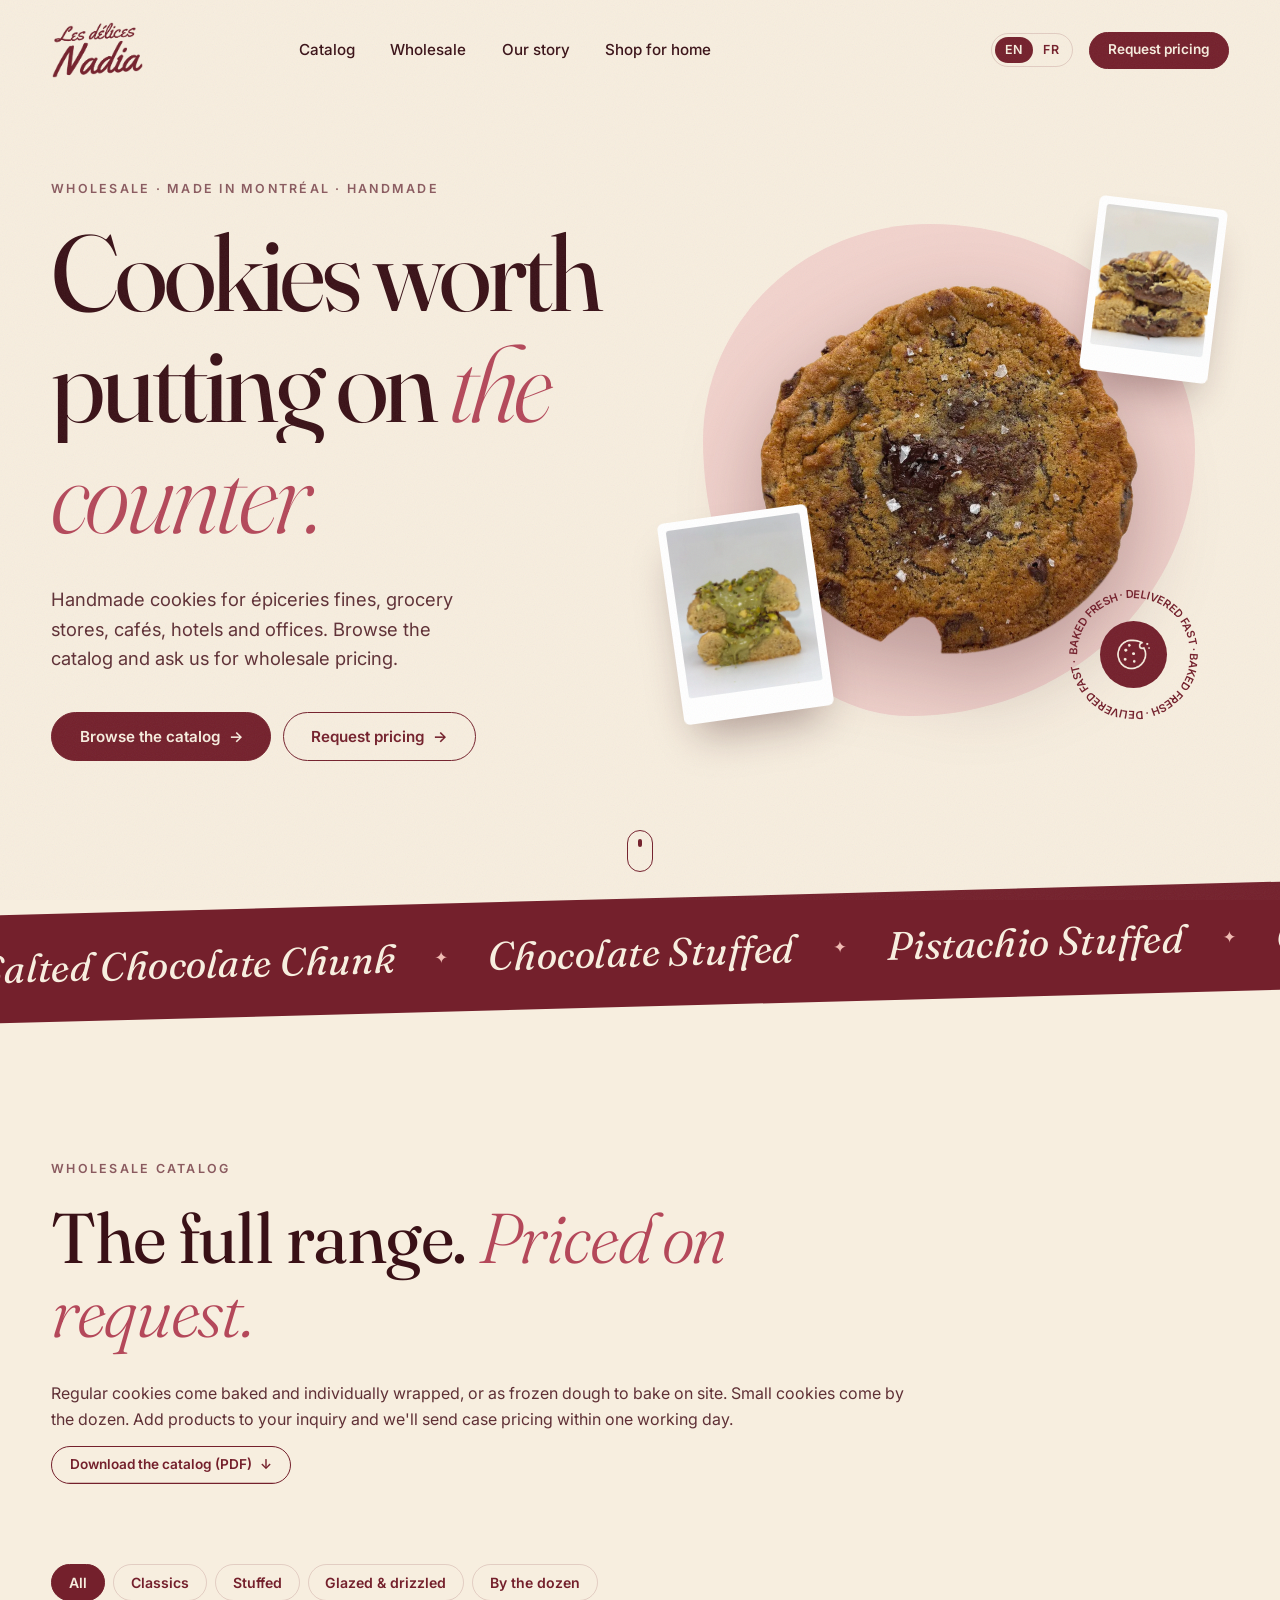
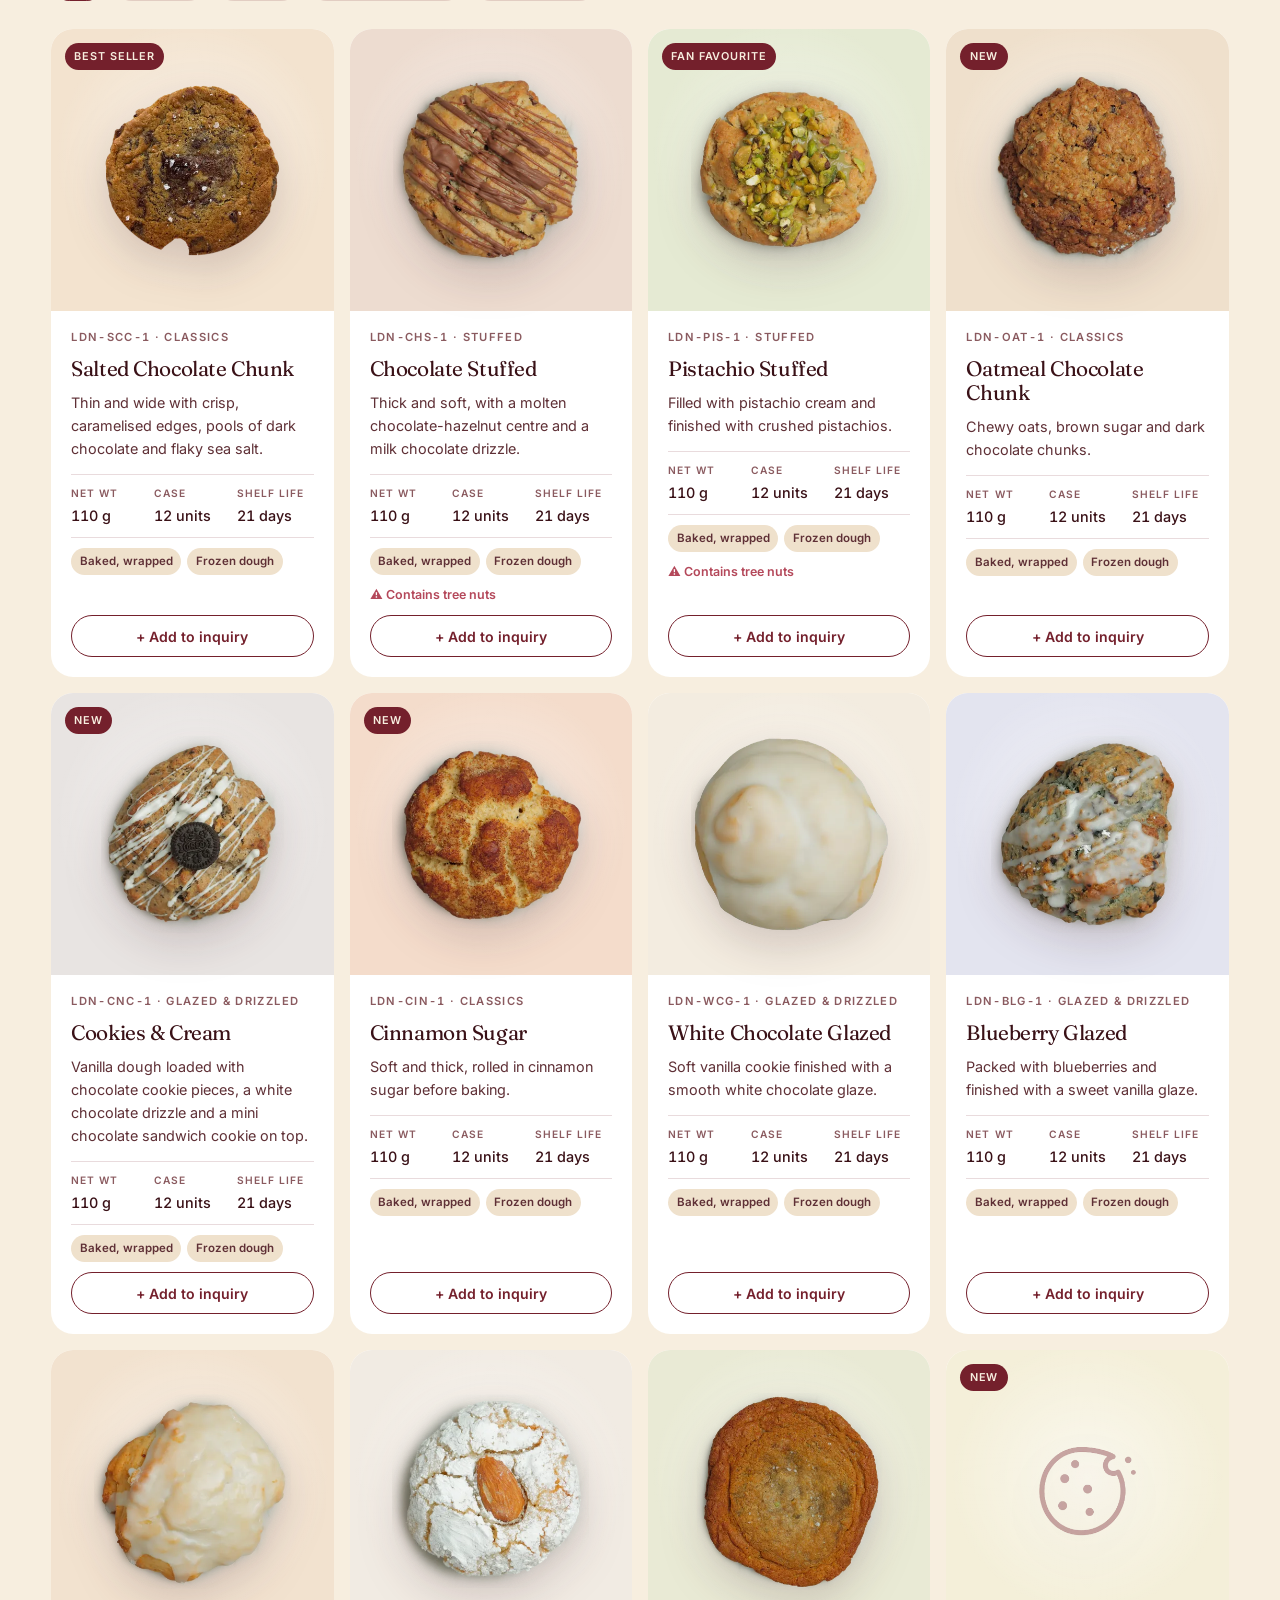
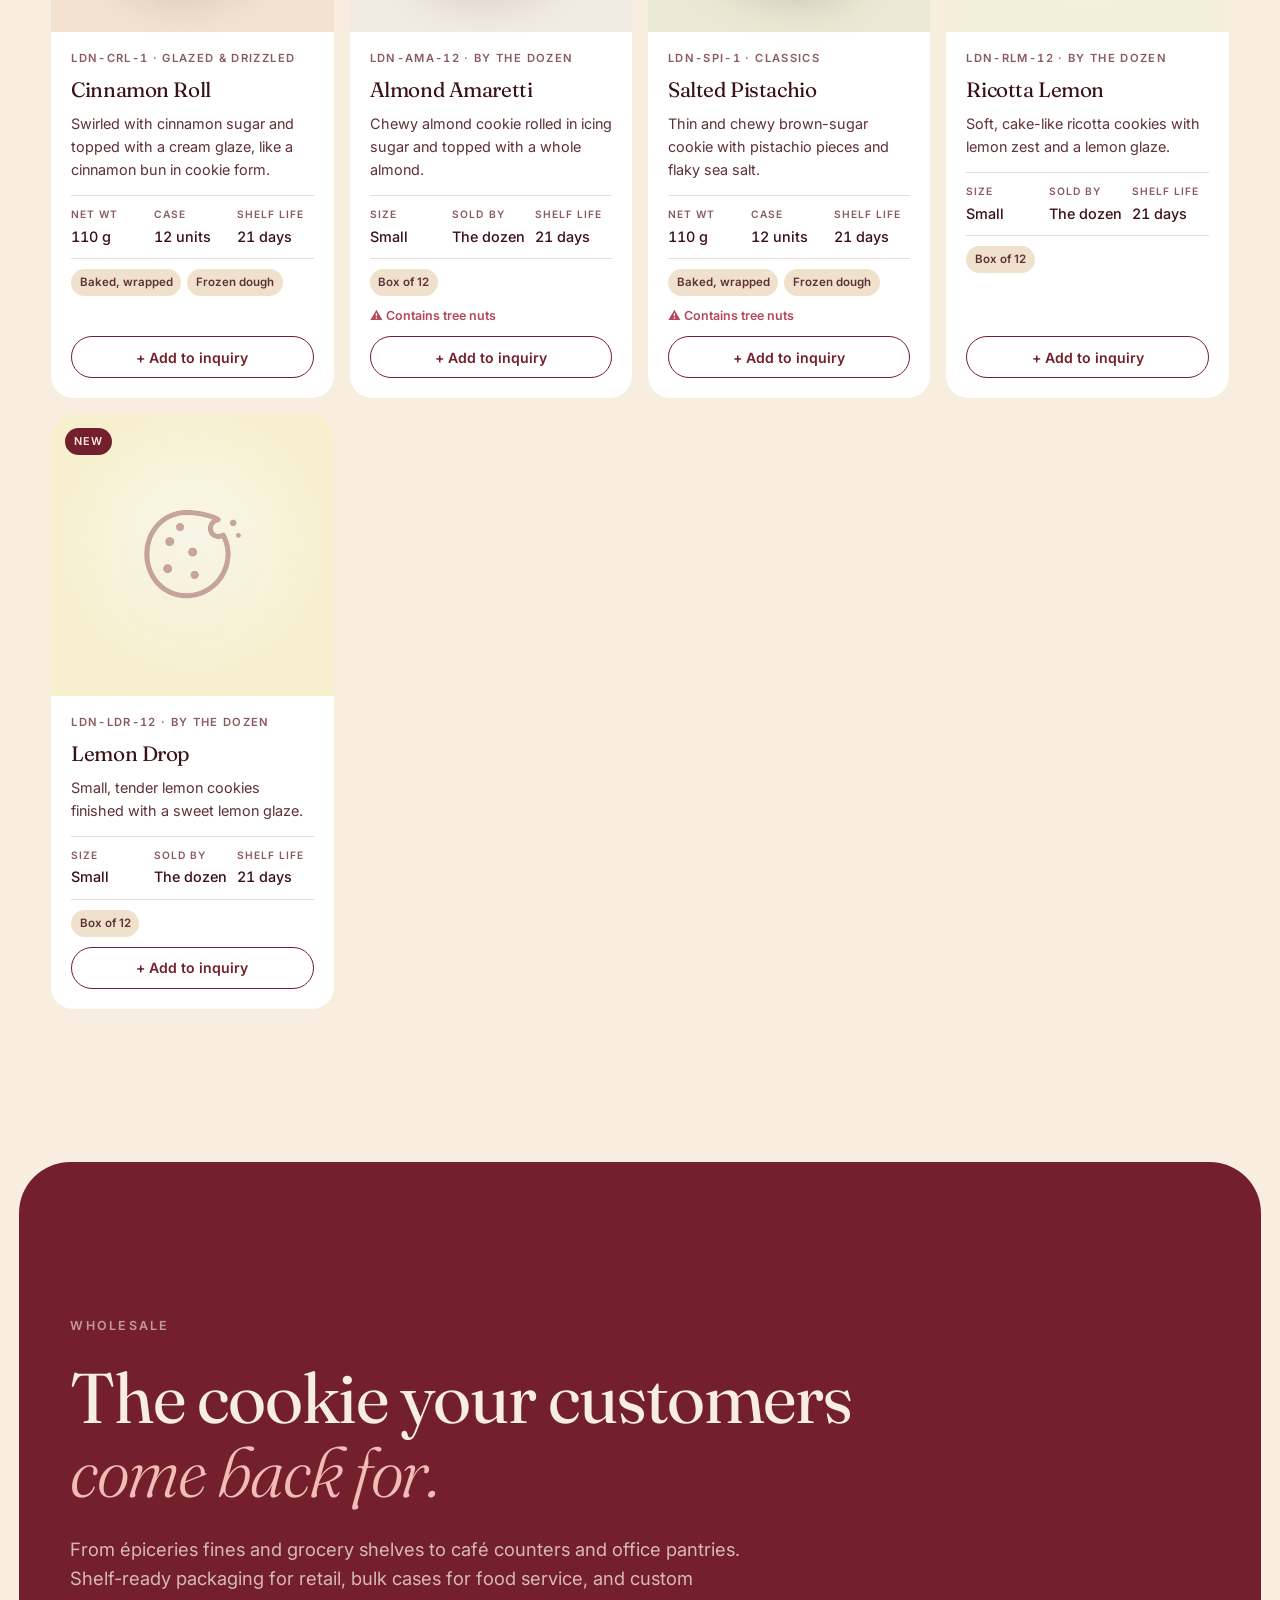
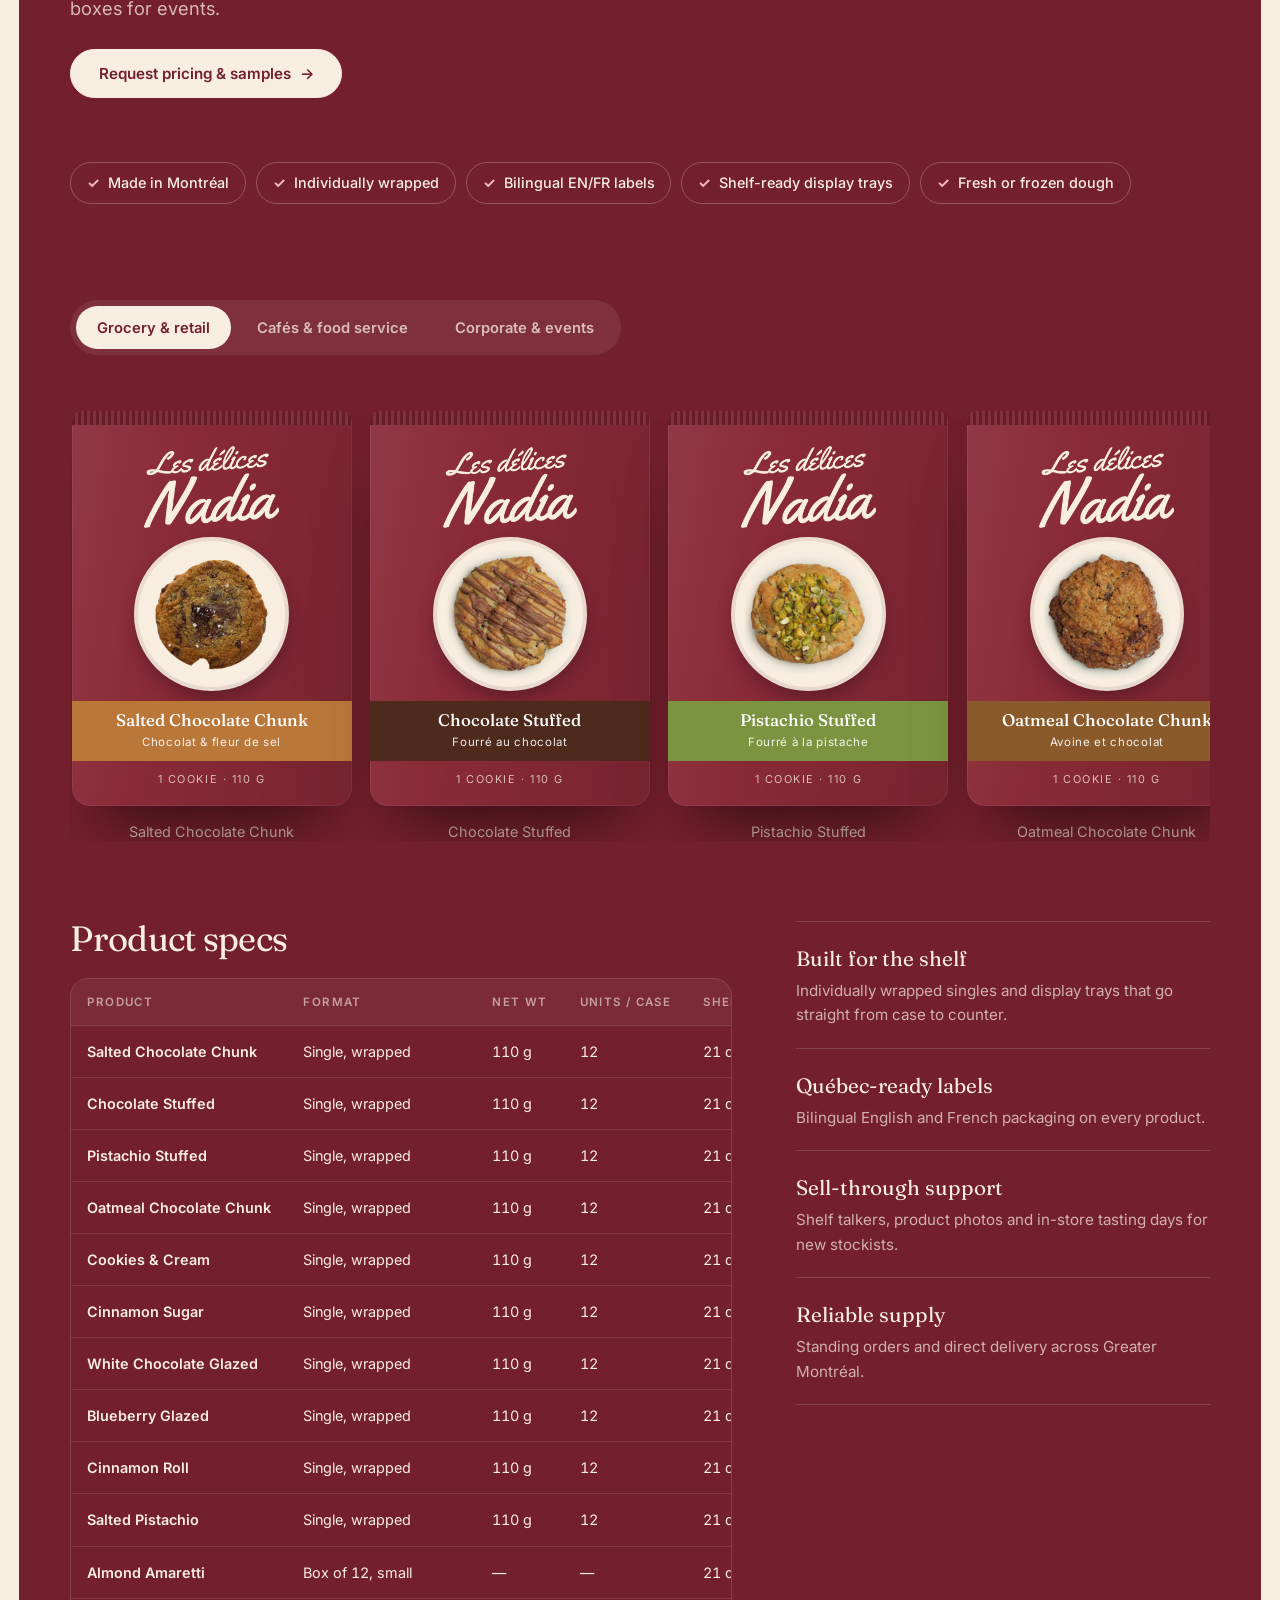
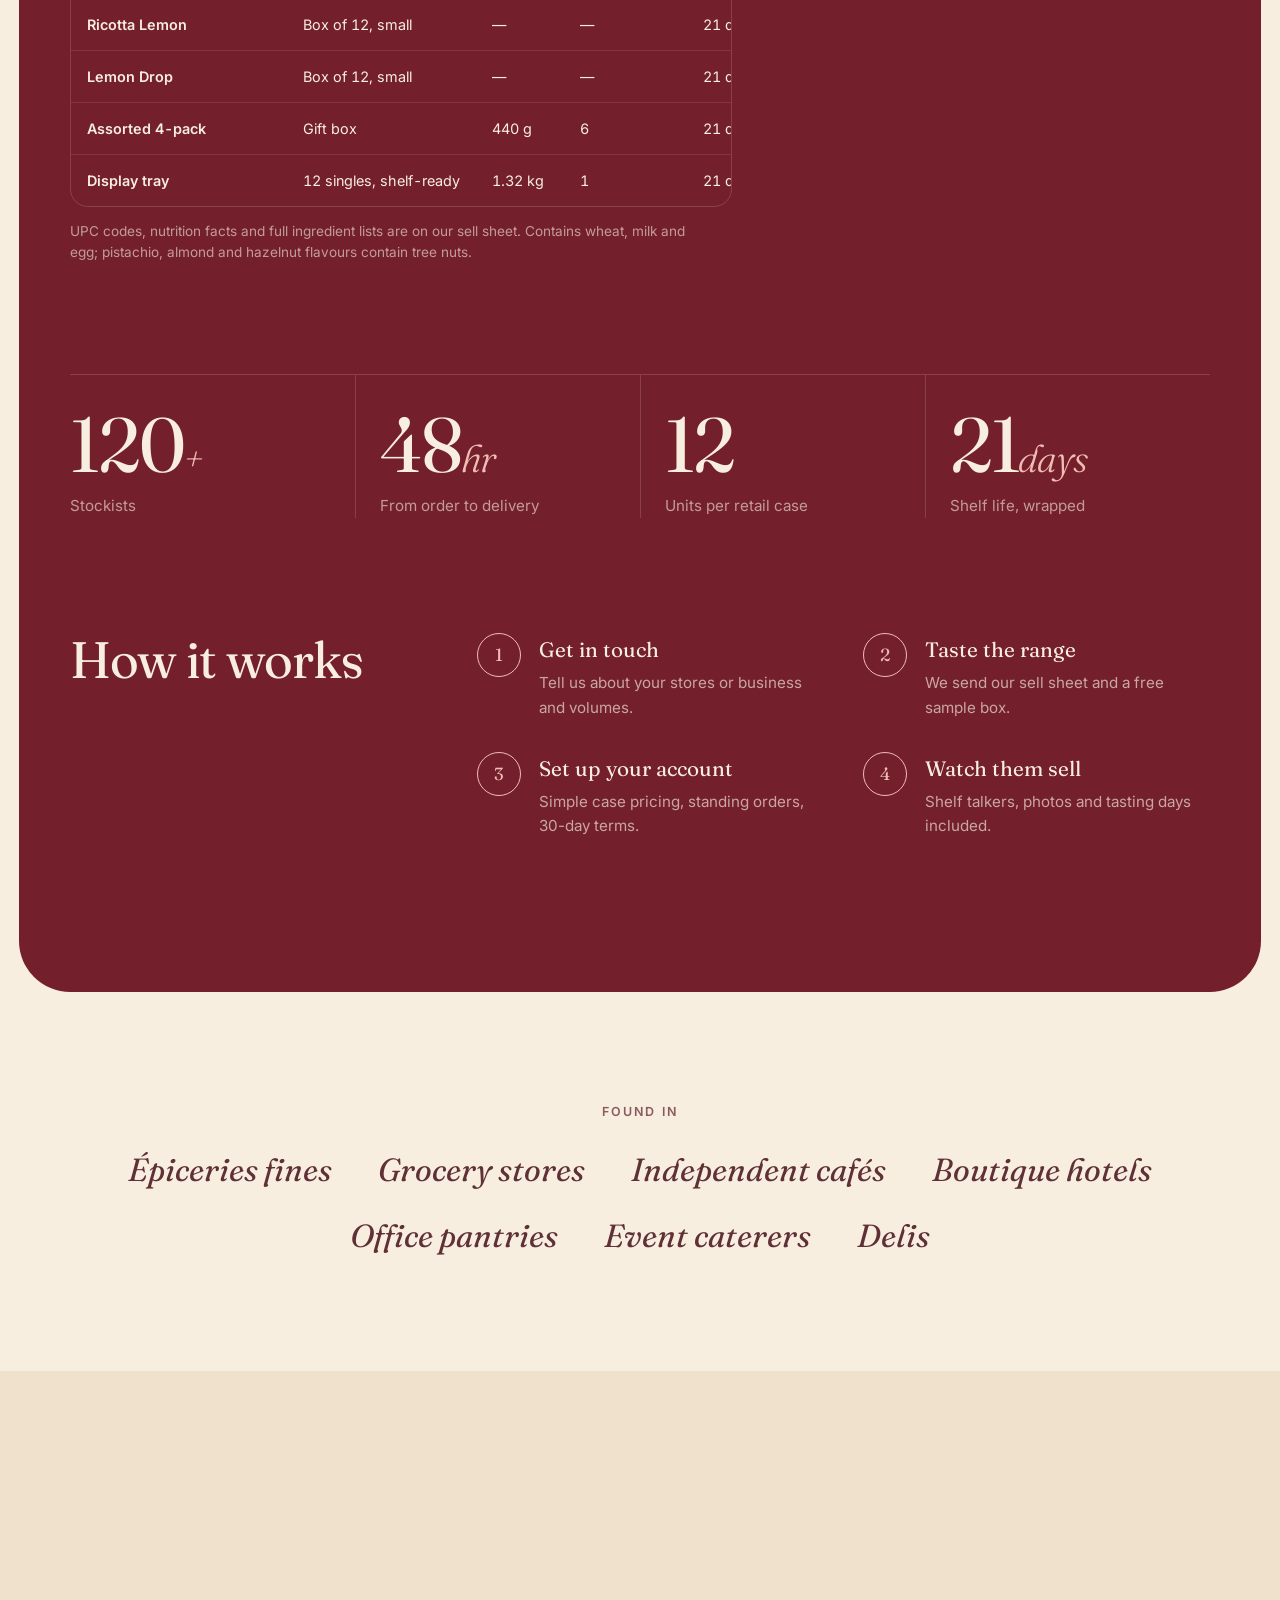
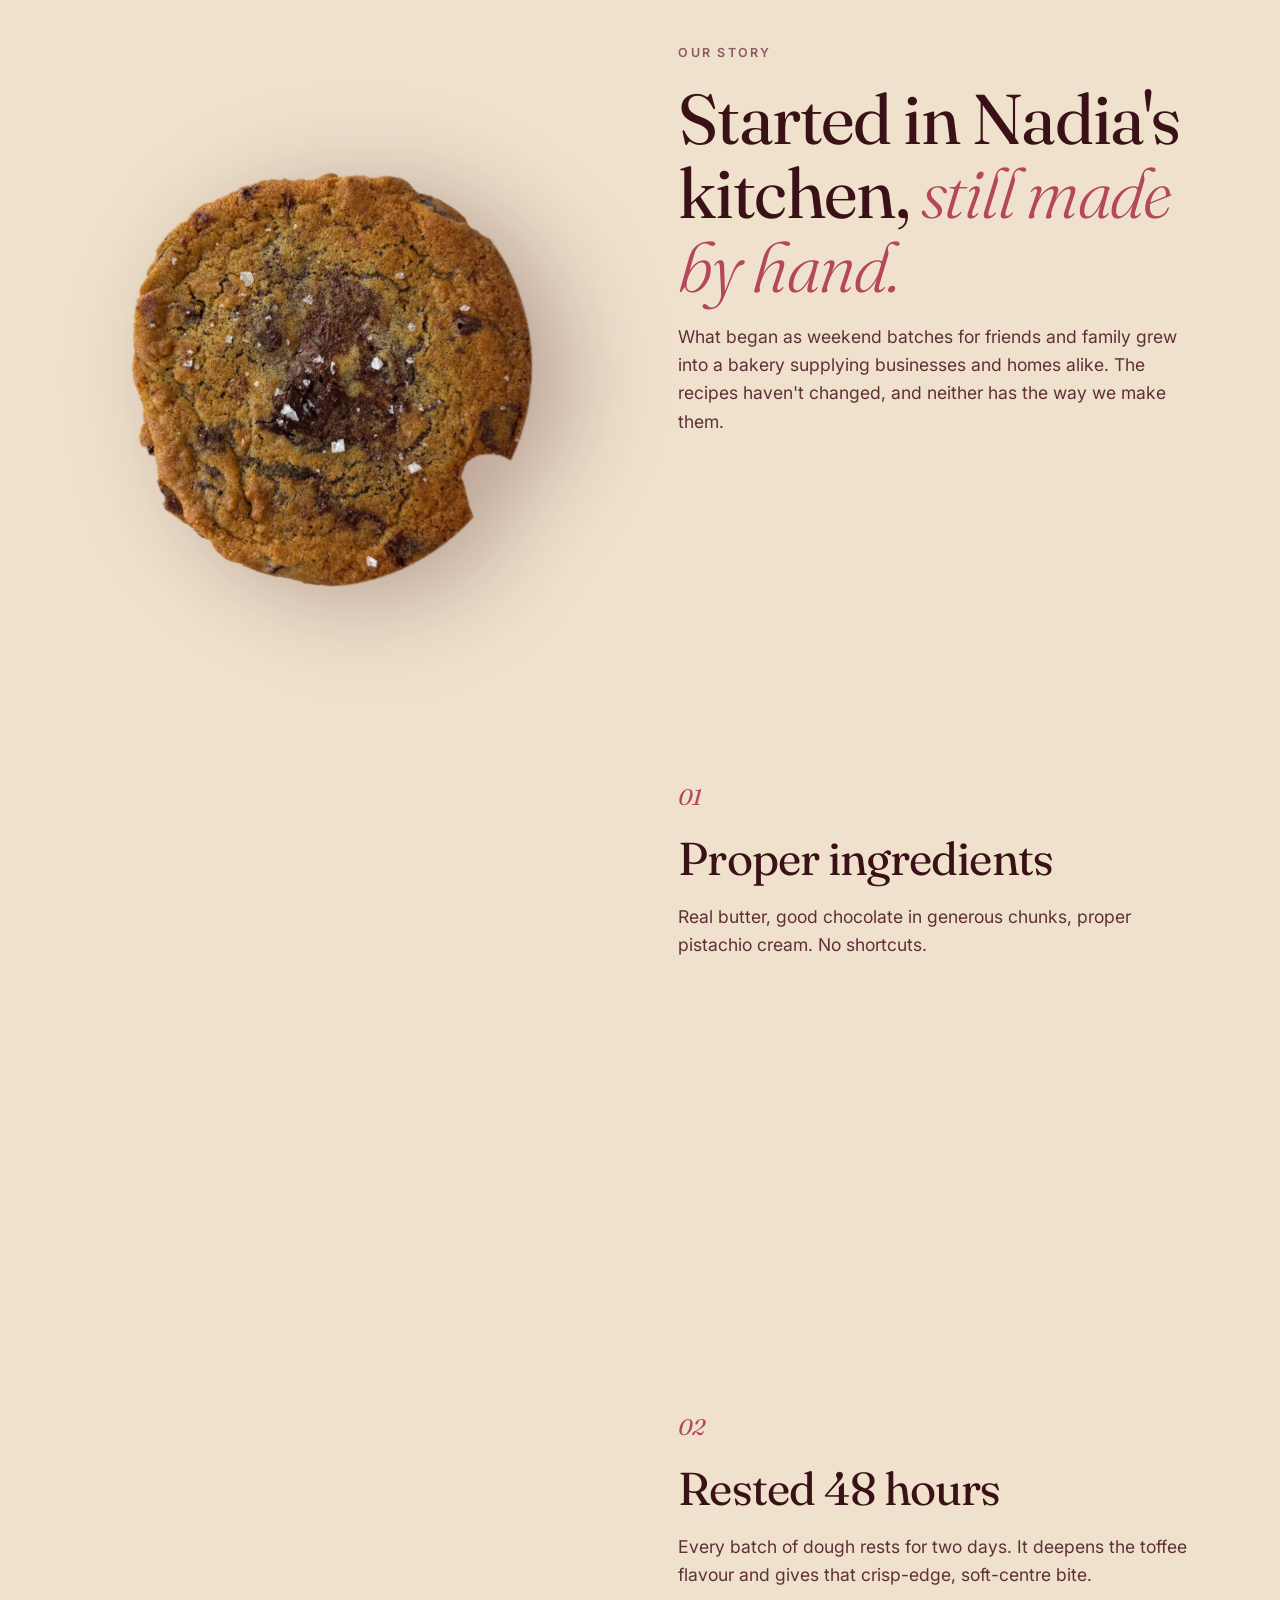
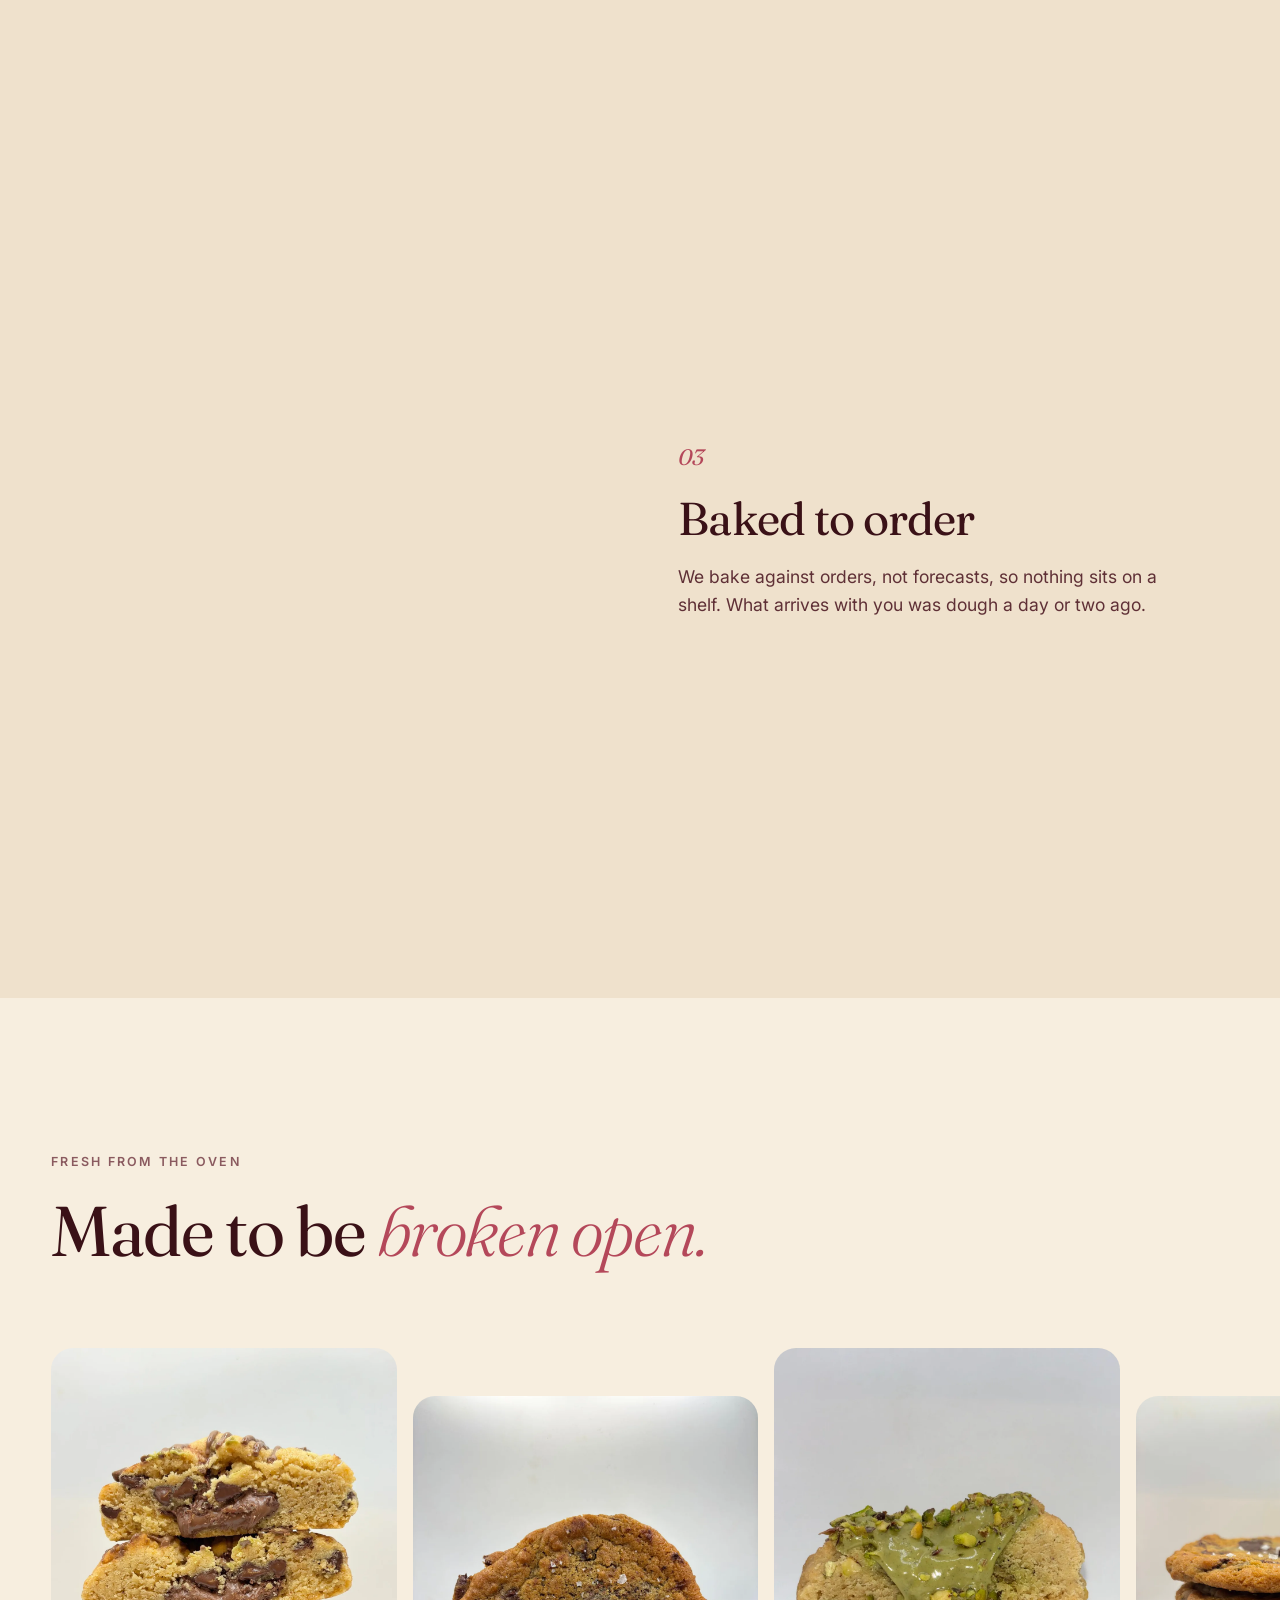
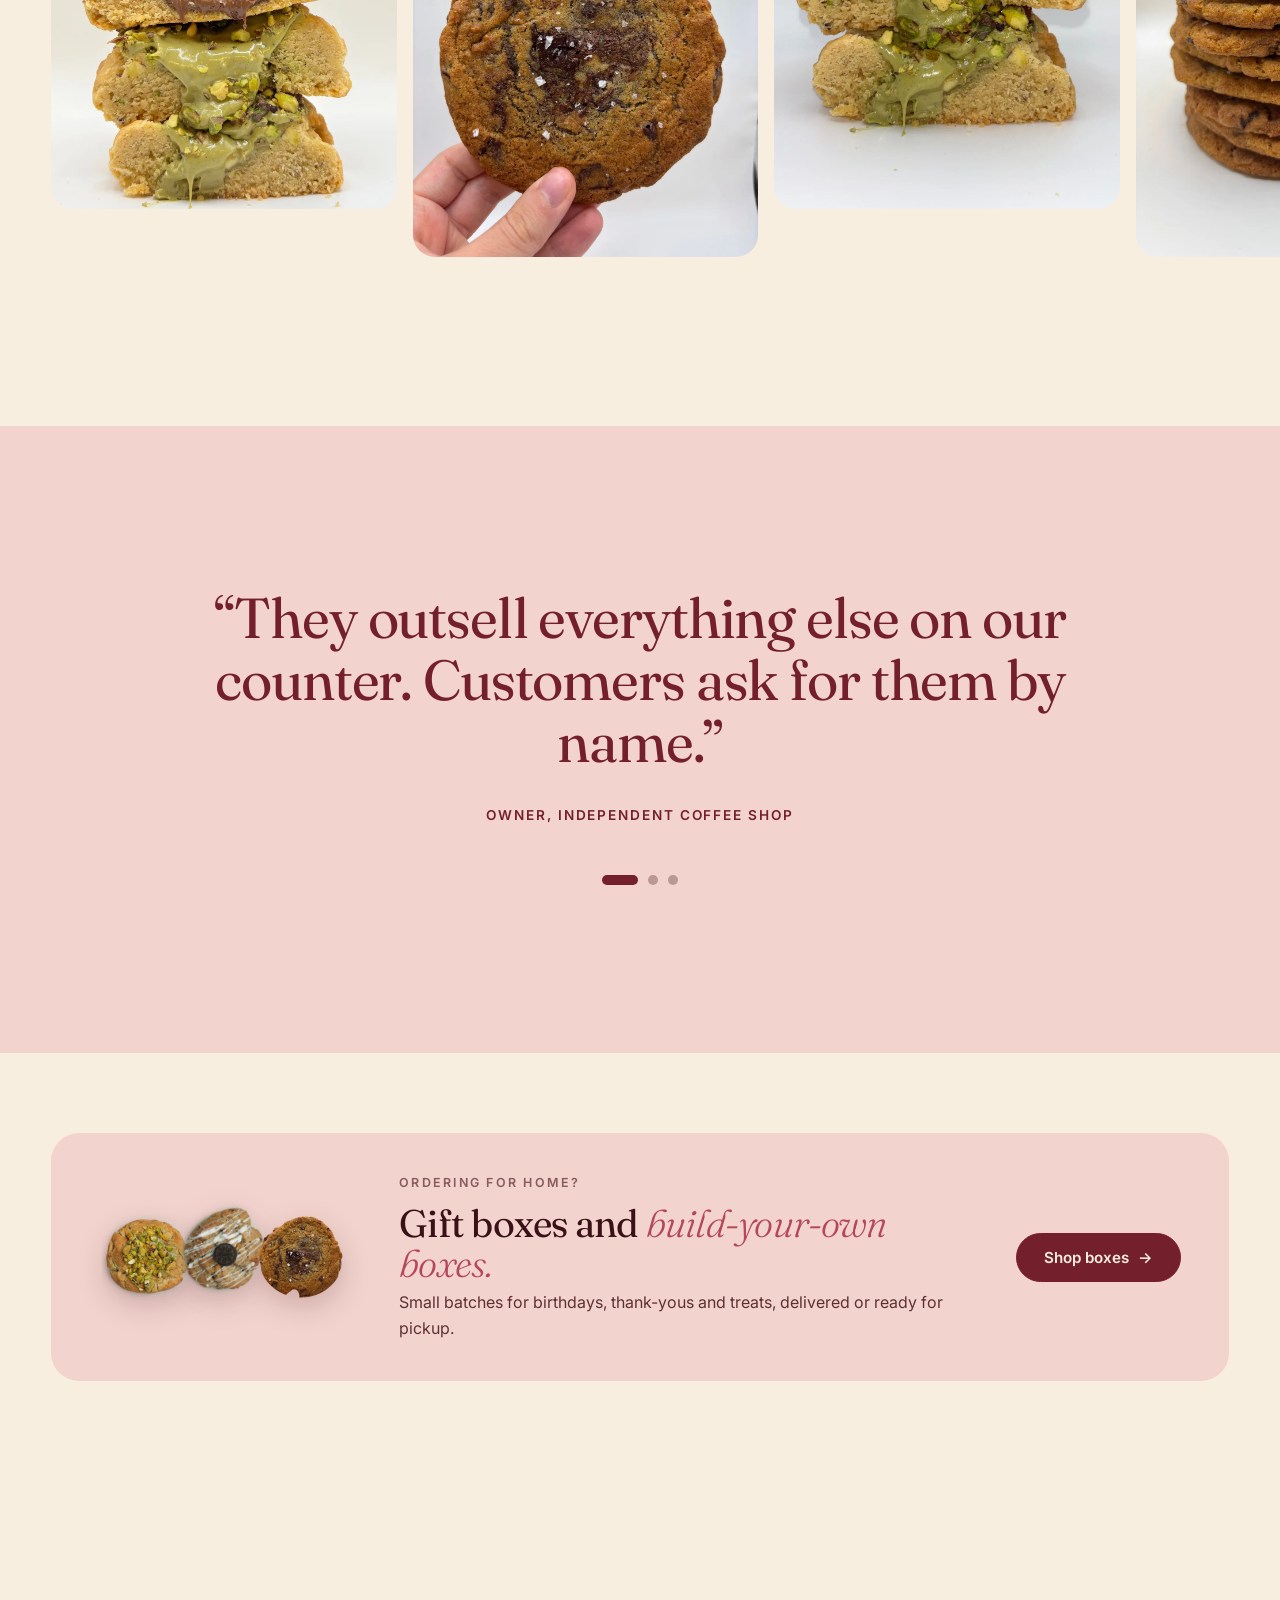
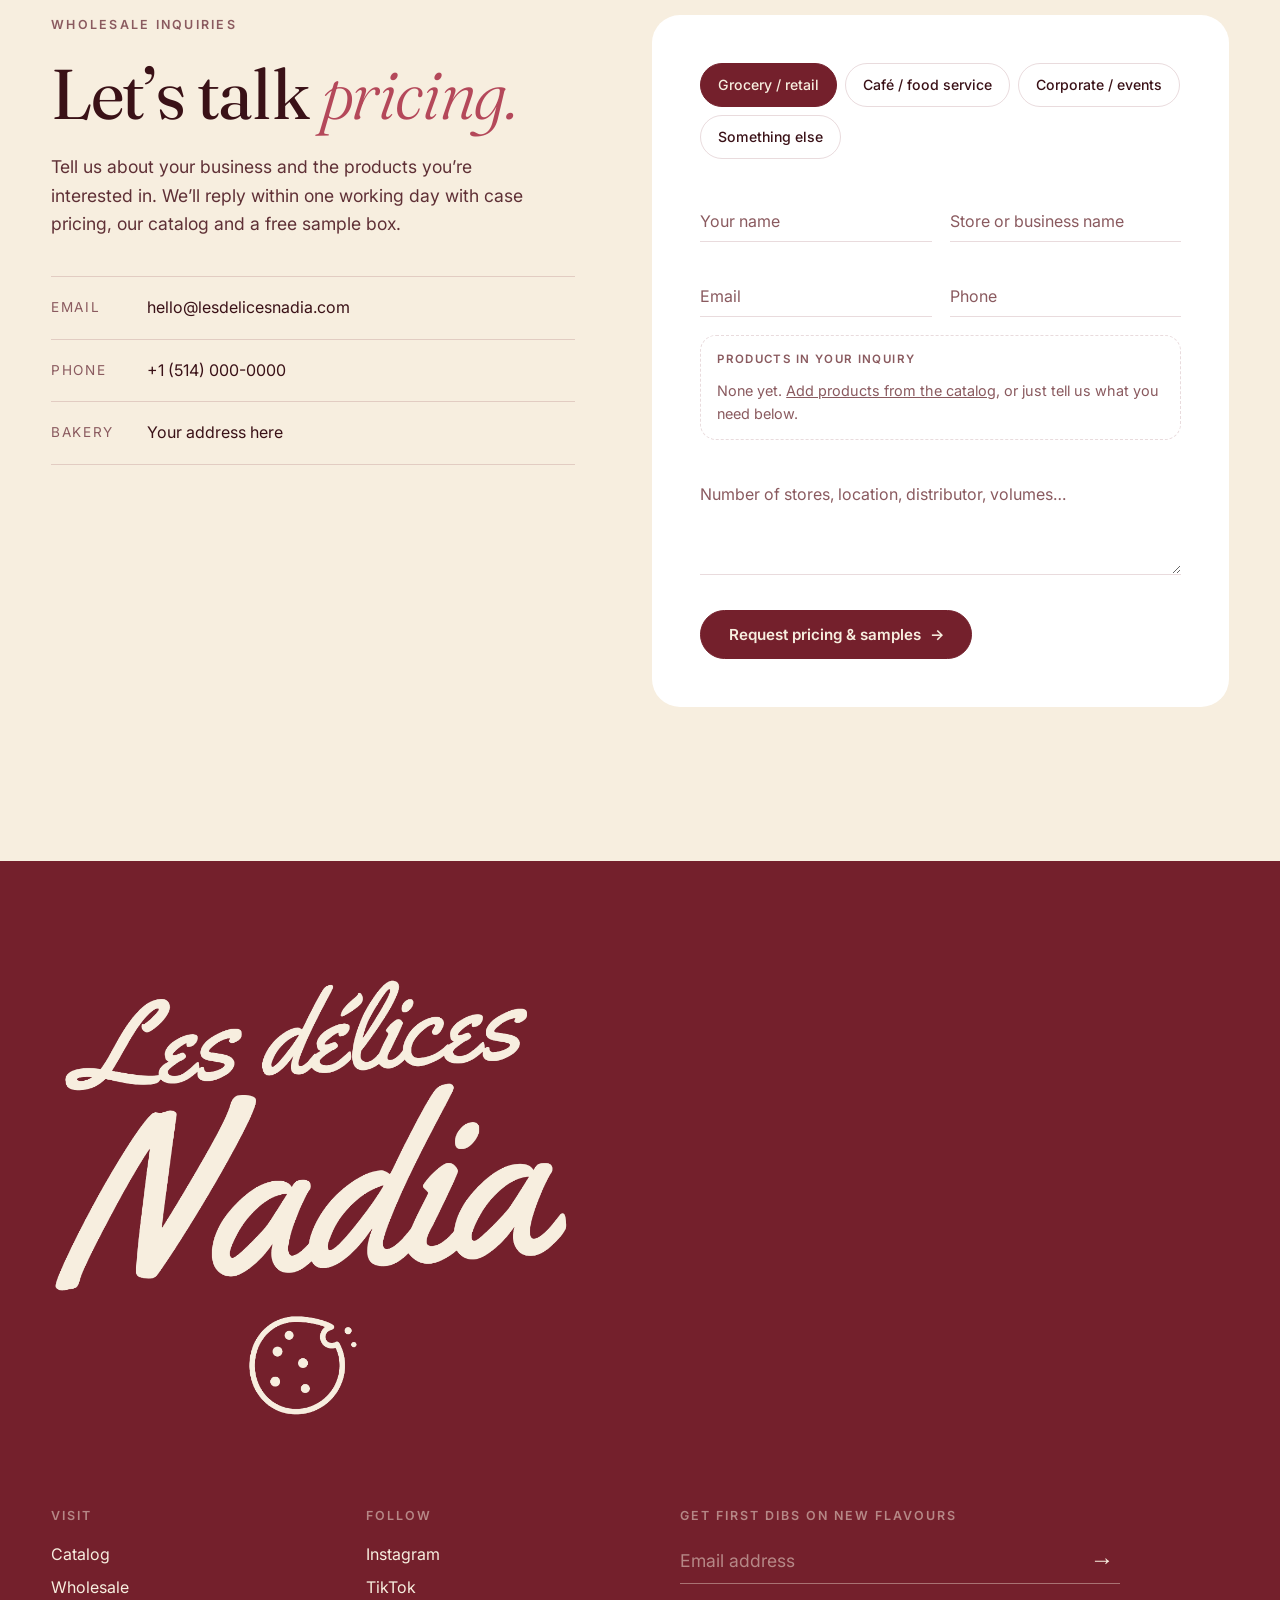
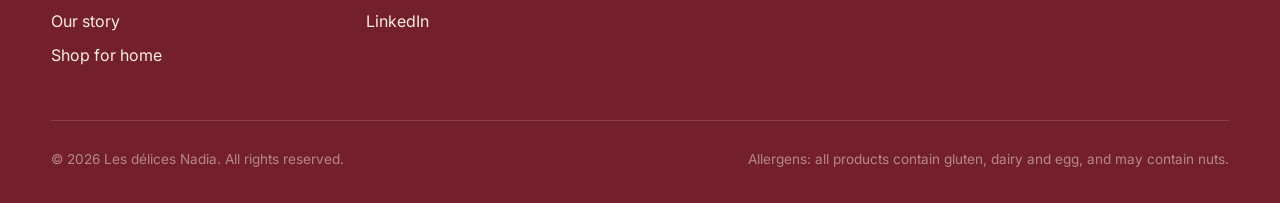
<file: index.html>
<!doctype html>
<html lang="en">
<head>
  <meta charset="utf-8">
  <meta name="viewport" content="width=device-width, initial-scale=1">
  <title>Les délices Nadia — Wholesale handmade cookies, Montréal</title>
  <meta name="description" content="Handmade cookies from Montréal for épiceries fines, grocery stores, cafés, hotels and offices. Browse the wholesale catalog and ask for pricing.">
  <link rel="preconnect" href="https://fonts.googleapis.com">
  <link rel="preconnect" href="https://fonts.gstatic.com" crossorigin>
  <link href="https://fonts.googleapis.com/css2?family=Fraunces:ital,opsz,wght@0,9..144,300..800;1,9..144,300..800&family=Inter:wght@400;500;600&display=swap" rel="stylesheet">
  <link rel="stylesheet" href="styles.css">
  <link rel="icon" type="image/png" href="assets/favicon.png">
  <link rel="apple-touch-icon" href="assets/apple-touch-icon.png">
  <meta name="theme-color" content="#74202c">
</head>
<body>

  <!-- Intro loader -->
  <div class="loader" aria-hidden="true">
    <span class="logo-mark logo-mark--word loader__word"></span>
    <span class="logo-mark logo-mark--icon loader__icon"></span>
  </div>

  <!-- Navigation -->
  <header class="nav" id="top">
    <a href="#top" class="nav__logo" aria-label="Les délices Nadia, back to top"><span class="logo-mark logo-mark--word"></span></a>
    <nav class="nav__links" aria-label="Main">
      <a href="#catalog">Catalog</a>
      <a href="#wholesale">Wholesale</a>
      <a href="#story">Our story</a>
      <a href="shop.html">Shop for home</a>
    </nav>
    <div class="lang" role="group" aria-label="Language">
      <button type="button" data-lang="en" aria-pressed="true">EN</button>
      <button type="button" data-lang="fr" aria-pressed="false">FR</button>
    </div>
    <a href="#contact" class="btn btn--dark btn--sm nav__cta">Request pricing</a>
    <button class="nav__burger" aria-label="Open menu" aria-expanded="false"><span></span><span></span></button>
  </header>

  <div class="menu" aria-hidden="true">
    <a href="#catalog">Catalog</a>
    <a href="#wholesale">Wholesale</a>
    <a href="#story">Our story</a>
    <a href="shop.html">Shop for home</a>
    <a href="#contact">Request pricing</a>
  </div>

  <main>
    <!-- Hero -->
    <section class="hero">
      <div class="hero__copy">
        <p class="eyebrow reveal">Wholesale · Made in Montréal · Handmade</p>
        <h1 class="hero__title">
          <span class="line"><span>Cookies worth</span></span>
          <span class="line"><span>putting on <em>the</em></span></span>
          <span class="line"><span><em>counter.</em></span></span>
        </h1>
        <p class="hero__lede reveal">Handmade cookies for épiceries fines, grocery stores, cafés, hotels and offices. Browse the catalog and ask us for wholesale pricing.</p>
        <div class="hero__ctas reveal">
          <a href="#catalog" class="btn btn--dark">Browse the catalog <span class="arrow">→</span></a>
          <a href="#contact" class="btn btn--ghost">Request pricing <span class="arrow">→</span></a>
        </div>
      </div>
      <div class="hero__visual">
        <div class="hero__blob"></div>
        <img class="hero__cookie hero__cookie--main" src="assets/cookie-cutout.webp" alt="Salted chocolate chunk cookie" width="760" height="760" fetchpriority="high">
        <figure class="hero__polaroid hero__polaroid--a"><img src="assets/pistachio-stuffed-sm.webp" alt="Pistachio stuffed cookie broken open" width="600" height="800"></figure>
        <figure class="hero__polaroid hero__polaroid--b"><img src="assets/chocolate-stuffed-sm.webp" alt="Chocolate stuffed cookie broken open" width="600" height="800"></figure>
        <div class="hero__badge">
          <svg viewBox="0 0 200 200" class="hero__badge-text">
            <defs><path id="circle" d="M100,100 m-78,0 a78,78 0 1,1 156,0 a78,78 0 1,1 -156,0"/></defs>
            <text textLength="485" lengthAdjust="spacing"><textPath href="#circle" textLength="485" lengthAdjust="spacing">baked fresh · delivered fast · baked fresh · delivered fast ·</textPath></text>
          </svg>
          <span class="hero__badge-mid"><span class="logo-mark logo-mark--icon"></span></span>
        </div>
      </div>
      <a href="#catalog" class="hero__scroll" aria-label="Scroll down"><span></span></a>
    </section>

    <!-- Marquee -->
    <div class="marquee" aria-hidden="true">
      <div class="marquee__track">
        <span>Salted Chocolate Chunk</span><i>✦</i>
        <span>Chocolate Stuffed</span><i>✦</i>
        <span>Pistachio Stuffed</span><i>✦</i>
        <span>Oatmeal Chocolate Chunk</span><i>✦</i>
        <span>Cookies &amp; Cream</span><i>✦</i>
        <span>Cinnamon Sugar</span><i>✦</i>
        <span>White Chocolate Glazed</span><i>✦</i>
        <span>Blueberry Glazed</span><i>✦</i>
        <span>Cinnamon Roll</span><i>✦</i>
        <span>Almond Amaretti</span><i>✦</i>
        <span>Salted Pistachio</span><i>✦</i>
        <span>Ricotta Lemon</span><i>✦</i>
        <span>Lemon Drop</span><i>✦</i>
        <span>Salted Chocolate Chunk</span><i>✦</i>
        <span>Chocolate Stuffed</span><i>✦</i>
        <span>Pistachio Stuffed</span><i>✦</i>
        <span>Oatmeal Chocolate Chunk</span><i>✦</i>
        <span>Cookies &amp; Cream</span><i>✦</i>
        <span>Cinnamon Sugar</span><i>✦</i>
        <span>White Chocolate Glazed</span><i>✦</i>
        <span>Blueberry Glazed</span><i>✦</i>
        <span>Cinnamon Roll</span><i>✦</i>
        <span>Almond Amaretti</span><i>✦</i>
        <span>Salted Pistachio</span><i>✦</i>
        <span>Ricotta Lemon</span><i>✦</i>
        <span>Lemon Drop</span><i>✦</i>
      </div>
    </div>



    <!-- ============ WHOLESALE CATALOG ============ -->
    <section class="catalog" id="catalog">
      <div class="section-head section-head--split">
        <div>
          <p class="eyebrow reveal">Wholesale catalog</p>
          <h2 class="reveal">The full range. <em>Priced on request.</em></h2>
        </div>
        <div class="catalog__intro reveal">
          <p>Regular cookies come baked and individually wrapped, or as frozen dough to bake on site. Small cookies come by the dozen. Add products to your inquiry and we'll send case pricing within one working day.</p>
          <a class="btn btn--ghost btn--sm catalog__pdf" href="assets/les-delices-nadia-catalog-en.pdf" data-href-fr="assets/les-delices-nadia-catalog-fr.pdf" target="_blank" rel="noopener">Download the catalog (PDF) <span class="arrow">↓</span></a>
        </div>
      </div>
      <div class="catalog__filters reveal" role="group" aria-label="Filter the catalog">
        <button type="button" data-filter="all" aria-pressed="true">All</button>
        <button type="button" data-filter="classic" aria-pressed="false">Classics</button>
        <button type="button" data-filter="stuffed" aria-pressed="false">Stuffed</button>
        <button type="button" data-filter="glazed" aria-pressed="false">Glazed &amp; drizzled</button>
        <button type="button" data-filter="small" aria-pressed="false">By the dozen</button>
      </div>
      <div class="catalog__grid">
        <article class="cat-item reveal" data-handle="salted-chocolate-chunk" data-cat="classic">
          <div class="cat-item__img" style="--tint: #f3e3cf"><img src="assets/cut-salted-chocolate-chunk-sm.webp" alt="Salted Chocolate Chunk cookie" width="400" height="400" loading="lazy"></div>
          <span class="cat-item__tag">Best seller</span>
          <div class="cat-item__body">
            <p class="cat-item__meta"><span data-no-i18n>LDN-SCC-1</span> · <span>Classics</span></p>
            <h3>Salted Chocolate Chunk</h3>
            <p class="cat-item__desc">Thin and wide with crisp, caramelised edges, pools of dark chocolate and flaky sea salt.</p>
            <dl class="cat-item__specs">
              <div><dt>Net wt</dt><dd>110 g</dd></div>
              <div><dt>Case</dt><dd>12 units</dd></div>
              <div><dt>Shelf life</dt><dd>21 days</dd></div>
            </dl>
            <ul class="cat-item__formats"><li>Baked, wrapped</li><li>Frozen dough</li></ul>
            <button type="button" class="cat-item__add" aria-pressed="false"><span class="cat-item__off">+ Add to inquiry</span><span class="cat-item__on">✓ In your inquiry</span></button>
          </div>
        </article>
        <article class="cat-item reveal" data-handle="chocolate-stuffed" data-cat="stuffed">
          <div class="cat-item__img" style="--tint: #eddcd0"><img src="assets/cut-chocolate-stuffed-sm.webp" alt="Chocolate Stuffed cookie" width="400" height="400" loading="lazy"></div>
          <div class="cat-item__body">
            <p class="cat-item__meta"><span data-no-i18n>LDN-CHS-1</span> · <span>Stuffed</span></p>
            <h3>Chocolate Stuffed</h3>
            <p class="cat-item__desc">Thick and soft, with a molten chocolate-hazelnut centre and a milk chocolate drizzle.</p>
            <dl class="cat-item__specs">
              <div><dt>Net wt</dt><dd>110 g</dd></div>
              <div><dt>Case</dt><dd>12 units</dd></div>
              <div><dt>Shelf life</dt><dd>21 days</dd></div>
            </dl>
            <ul class="cat-item__formats"><li>Baked, wrapped</li><li>Frozen dough</li></ul>
            <p class="cat-item__allergen">Contains tree nuts</p>
            <button type="button" class="cat-item__add" aria-pressed="false"><span class="cat-item__off">+ Add to inquiry</span><span class="cat-item__on">✓ In your inquiry</span></button>
          </div>
        </article>
        <article class="cat-item reveal" data-handle="pistachio-stuffed" data-cat="stuffed">
          <div class="cat-item__img" style="--tint: #e5ead3"><img src="assets/cut-pistachio-stuffed-sm.webp" alt="Pistachio Stuffed cookie" width="400" height="400" loading="lazy"></div>
          <span class="cat-item__tag">Fan favourite</span>
          <div class="cat-item__body">
            <p class="cat-item__meta"><span data-no-i18n>LDN-PIS-1</span> · <span>Stuffed</span></p>
            <h3>Pistachio Stuffed</h3>
            <p class="cat-item__desc">Filled with pistachio cream and finished with crushed pistachios.</p>
            <dl class="cat-item__specs">
              <div><dt>Net wt</dt><dd>110 g</dd></div>
              <div><dt>Case</dt><dd>12 units</dd></div>
              <div><dt>Shelf life</dt><dd>21 days</dd></div>
            </dl>
            <ul class="cat-item__formats"><li>Baked, wrapped</li><li>Frozen dough</li></ul>
            <p class="cat-item__allergen">Contains tree nuts</p>
            <button type="button" class="cat-item__add" aria-pressed="false"><span class="cat-item__off">+ Add to inquiry</span><span class="cat-item__on">✓ In your inquiry</span></button>
          </div>
        </article>
        <article class="cat-item reveal" data-handle="oatmeal-chocolate-chunk" data-cat="classic">
          <div class="cat-item__img" style="--tint: #efe0cc"><img src="assets/cut-oatmeal-chocolate-chunk-sm.webp" alt="Oatmeal Chocolate Chunk cookie" width="400" height="400" loading="lazy"></div>
          <span class="cat-item__tag">New</span>
          <div class="cat-item__body">
            <p class="cat-item__meta"><span data-no-i18n>LDN-OAT-1</span> · <span>Classics</span></p>
            <h3>Oatmeal Chocolate Chunk</h3>
            <p class="cat-item__desc">Chewy oats, brown sugar and dark chocolate chunks.</p>
            <dl class="cat-item__specs">
              <div><dt>Net wt</dt><dd>110 g</dd></div>
              <div><dt>Case</dt><dd>12 units</dd></div>
              <div><dt>Shelf life</dt><dd>21 days</dd></div>
            </dl>
            <ul class="cat-item__formats"><li>Baked, wrapped</li><li>Frozen dough</li></ul>
            <button type="button" class="cat-item__add" aria-pressed="false"><span class="cat-item__off">+ Add to inquiry</span><span class="cat-item__on">✓ In your inquiry</span></button>
          </div>
        </article>
        <article class="cat-item reveal" data-handle="cookies-and-cream" data-cat="glazed">
          <div class="cat-item__img" style="--tint: #e8e4e2"><img src="assets/cut-cookies-and-cream-sm.webp" alt="Cookies &amp; Cream cookie" width="400" height="400" loading="lazy"></div>
          <span class="cat-item__tag">New</span>
          <div class="cat-item__body">
            <p class="cat-item__meta"><span data-no-i18n>LDN-CNC-1</span> · <span>Glazed &amp; drizzled</span></p>
            <h3>Cookies &amp; Cream</h3>
            <p class="cat-item__desc">Vanilla dough loaded with chocolate cookie pieces, a white chocolate drizzle and a mini chocolate sandwich cookie on top.</p>
            <dl class="cat-item__specs">
              <div><dt>Net wt</dt><dd>110 g</dd></div>
              <div><dt>Case</dt><dd>12 units</dd></div>
              <div><dt>Shelf life</dt><dd>21 days</dd></div>
            </dl>
            <ul class="cat-item__formats"><li>Baked, wrapped</li><li>Frozen dough</li></ul>
            <button type="button" class="cat-item__add" aria-pressed="false"><span class="cat-item__off">+ Add to inquiry</span><span class="cat-item__on">✓ In your inquiry</span></button>
          </div>
        </article>
        <article class="cat-item reveal" data-handle="cinnamon-sugar" data-cat="classic">
          <div class="cat-item__img" style="--tint: #f4dccb"><img src="assets/cut-cinnamon-sugar-sm.webp" alt="Cinnamon Sugar cookie" width="400" height="400" loading="lazy"></div>
          <span class="cat-item__tag">New</span>
          <div class="cat-item__body">
            <p class="cat-item__meta"><span data-no-i18n>LDN-CIN-1</span> · <span>Classics</span></p>
            <h3>Cinnamon Sugar</h3>
            <p class="cat-item__desc">Soft and thick, rolled in cinnamon sugar before baking.</p>
            <dl class="cat-item__specs">
              <div><dt>Net wt</dt><dd>110 g</dd></div>
              <div><dt>Case</dt><dd>12 units</dd></div>
              <div><dt>Shelf life</dt><dd>21 days</dd></div>
            </dl>
            <ul class="cat-item__formats"><li>Baked, wrapped</li><li>Frozen dough</li></ul>
            <button type="button" class="cat-item__add" aria-pressed="false"><span class="cat-item__off">+ Add to inquiry</span><span class="cat-item__on">✓ In your inquiry</span></button>
          </div>
        </article>
        <article class="cat-item reveal" data-handle="white-chocolate-glazed" data-cat="glazed">
          <div class="cat-item__img" style="--tint: #f3ece0"><img src="assets/cut-white-chocolate-glazed-sm.webp" alt="White Chocolate Glazed cookie" width="400" height="400" loading="lazy"></div>
          <div class="cat-item__body">
            <p class="cat-item__meta"><span data-no-i18n>LDN-WCG-1</span> · <span>Glazed &amp; drizzled</span></p>
            <h3>White Chocolate Glazed</h3>
            <p class="cat-item__desc">Soft vanilla cookie finished with a smooth white chocolate glaze.</p>
            <dl class="cat-item__specs">
              <div><dt>Net wt</dt><dd>110 g</dd></div>
              <div><dt>Case</dt><dd>12 units</dd></div>
              <div><dt>Shelf life</dt><dd>21 days</dd></div>
            </dl>
            <ul class="cat-item__formats"><li>Baked, wrapped</li><li>Frozen dough</li></ul>
            <button type="button" class="cat-item__add" aria-pressed="false"><span class="cat-item__off">+ Add to inquiry</span><span class="cat-item__on">✓ In your inquiry</span></button>
          </div>
        </article>
        <article class="cat-item reveal" data-handle="blueberry-glazed" data-cat="glazed">
          <div class="cat-item__img" style="--tint: #e3e4ef"><img src="assets/cut-blueberry-glazed-sm.webp" alt="Blueberry Glazed cookie" width="400" height="400" loading="lazy"></div>
          <div class="cat-item__body">
            <p class="cat-item__meta"><span data-no-i18n>LDN-BLG-1</span> · <span>Glazed &amp; drizzled</span></p>
            <h3>Blueberry Glazed</h3>
            <p class="cat-item__desc">Packed with blueberries and finished with a sweet vanilla glaze.</p>
            <dl class="cat-item__specs">
              <div><dt>Net wt</dt><dd>110 g</dd></div>
              <div><dt>Case</dt><dd>12 units</dd></div>
              <div><dt>Shelf life</dt><dd>21 days</dd></div>
            </dl>
            <ul class="cat-item__formats"><li>Baked, wrapped</li><li>Frozen dough</li></ul>
            <button type="button" class="cat-item__add" aria-pressed="false"><span class="cat-item__off">+ Add to inquiry</span><span class="cat-item__on">✓ In your inquiry</span></button>
          </div>
        </article>
        <article class="cat-item reveal" data-handle="cinnamon-roll" data-cat="glazed">
          <div class="cat-item__img" style="--tint: #f2e2cf"><img src="assets/cut-cinnamon-roll-sm.webp" alt="Cinnamon Roll cookie" width="400" height="400" loading="lazy"></div>
          <div class="cat-item__body">
            <p class="cat-item__meta"><span data-no-i18n>LDN-CRL-1</span> · <span>Glazed &amp; drizzled</span></p>
            <h3>Cinnamon Roll</h3>
            <p class="cat-item__desc">Swirled with cinnamon sugar and topped with a cream glaze, like a cinnamon bun in cookie form.</p>
            <dl class="cat-item__specs">
              <div><dt>Net wt</dt><dd>110 g</dd></div>
              <div><dt>Case</dt><dd>12 units</dd></div>
              <div><dt>Shelf life</dt><dd>21 days</dd></div>
            </dl>
            <ul class="cat-item__formats"><li>Baked, wrapped</li><li>Frozen dough</li></ul>
            <button type="button" class="cat-item__add" aria-pressed="false"><span class="cat-item__off">+ Add to inquiry</span><span class="cat-item__on">✓ In your inquiry</span></button>
          </div>
        </article>
        <article class="cat-item reveal" data-handle="almond-amaretti" data-cat="small">
          <div class="cat-item__img" style="--tint: #f1ebe3"><img src="assets/cut-almond-amaretti-sm.webp" alt="Almond Amaretti cookie" width="400" height="400" loading="lazy"></div>
          <div class="cat-item__body">
            <p class="cat-item__meta"><span data-no-i18n>LDN-AMA-12</span> · <span>By the dozen</span></p>
            <h3>Almond Amaretti</h3>
            <p class="cat-item__desc">Chewy almond cookie rolled in icing sugar and topped with a whole almond.</p>
            <dl class="cat-item__specs">
              <div><dt>Size</dt><dd>Small</dd></div>
              <div><dt>Sold by</dt><dd>The dozen</dd></div>
              <div><dt>Shelf life</dt><dd>21 days</dd></div>
            </dl>
            <ul class="cat-item__formats"><li>Box of 12</li></ul>
            <p class="cat-item__allergen">Contains tree nuts</p>
            <button type="button" class="cat-item__add" aria-pressed="false"><span class="cat-item__off">+ Add to inquiry</span><span class="cat-item__on">✓ In your inquiry</span></button>
          </div>
        </article>
        <article class="cat-item reveal" data-handle="salted-pistachio" data-cat="classic">
          <div class="cat-item__img" style="--tint: #e9ead5"><img src="assets/cut-salted-pistachio-sm.webp" alt="Salted Pistachio cookie" width="400" height="400" loading="lazy"></div>
          <div class="cat-item__body">
            <p class="cat-item__meta"><span data-no-i18n>LDN-SPI-1</span> · <span>Classics</span></p>
            <h3>Salted Pistachio</h3>
            <p class="cat-item__desc">Thin and chewy brown-sugar cookie with pistachio pieces and flaky sea salt.</p>
            <dl class="cat-item__specs">
              <div><dt>Net wt</dt><dd>110 g</dd></div>
              <div><dt>Case</dt><dd>12 units</dd></div>
              <div><dt>Shelf life</dt><dd>21 days</dd></div>
            </dl>
            <ul class="cat-item__formats"><li>Baked, wrapped</li><li>Frozen dough</li></ul>
            <p class="cat-item__allergen">Contains tree nuts</p>
            <button type="button" class="cat-item__add" aria-pressed="false"><span class="cat-item__off">+ Add to inquiry</span><span class="cat-item__on">✓ In your inquiry</span></button>
          </div>
        </article>
        <article class="cat-item reveal" data-handle="ricotta-lemon" data-cat="small">
          <div class="cat-item__img" style="--tint: #f4efd9"><img src="assets/cut-ricotta-lemon-sm.webp" alt="Ricotta Lemon cookie" width="400" height="400" loading="lazy"></div>
          <span class="cat-item__tag">New</span>
          <div class="cat-item__body">
            <p class="cat-item__meta"><span data-no-i18n>LDN-RLM-12</span> · <span>By the dozen</span></p>
            <h3>Ricotta Lemon</h3>
            <p class="cat-item__desc">Soft, cake-like ricotta cookies with lemon zest and a lemon glaze.</p>
            <dl class="cat-item__specs">
              <div><dt>Size</dt><dd>Small</dd></div>
              <div><dt>Sold by</dt><dd>The dozen</dd></div>
              <div><dt>Shelf life</dt><dd>21 days</dd></div>
            </dl>
            <ul class="cat-item__formats"><li>Box of 12</li></ul>
            <button type="button" class="cat-item__add" aria-pressed="false"><span class="cat-item__off">+ Add to inquiry</span><span class="cat-item__on">✓ In your inquiry</span></button>
          </div>
        </article>
        <article class="cat-item reveal" data-handle="lemon-drop" data-cat="small">
          <div class="cat-item__img" style="--tint: #f6f0cf"><img src="assets/cut-lemon-drop-sm.webp" alt="Lemon Drop cookie" width="400" height="400" loading="lazy"></div>
          <span class="cat-item__tag">New</span>
          <div class="cat-item__body">
            <p class="cat-item__meta"><span data-no-i18n>LDN-LDR-12</span> · <span>By the dozen</span></p>
            <h3>Lemon Drop</h3>
            <p class="cat-item__desc">Small, tender lemon cookies finished with a sweet lemon glaze.</p>
            <dl class="cat-item__specs">
              <div><dt>Size</dt><dd>Small</dd></div>
              <div><dt>Sold by</dt><dd>The dozen</dd></div>
              <div><dt>Shelf life</dt><dd>21 days</dd></div>
            </dl>
            <ul class="cat-item__formats"><li>Box of 12</li></ul>
            <button type="button" class="cat-item__add" aria-pressed="false"><span class="cat-item__off">+ Add to inquiry</span><span class="cat-item__on">✓ In your inquiry</span></button>
          </div>
        </article>
      </div>
    </section>


    <!-- ============ WHOLESALE (businesses) ============ -->
    <section class="wholesale" id="wholesale">
      <div class="wholesale__intro">
        <p class="eyebrow eyebrow--light reveal">Wholesale</p>
        <h2 class="reveal">The cookie your customers <em>come back for.</em></h2>
        <p class="reveal">From épiceries fines and grocery shelves to café counters and office pantries. Shelf-ready packaging for retail, bulk cases for food service, and custom boxes for events.</p>
        <a href="#contact" class="btn btn--light reveal">Request pricing &amp; samples <span class="arrow">→</span></a>
      </div>

      <ul class="claims reveal" aria-label="Product highlights">
        <li>Made in Montréal</li>
        <li>Individually wrapped</li>
        <li>Bilingual EN/FR labels</li>
        <li>Shelf-ready display trays</li>
        <li>Fresh or frozen dough</li>
      </ul>

      <div class="channels">
        <div class="channels__tabs reveal" role="tablist" aria-label="Sales channel">
          <button role="tab" id="tab-retail" aria-controls="panel-retail" aria-selected="true">Grocery &amp; retail</button>
          <button role="tab" id="tab-food" aria-controls="panel-food" aria-selected="false" tabindex="-1">Cafés &amp; food service</button>
          <button role="tab" id="tab-corp" aria-controls="panel-corp" aria-selected="false" tabindex="-1">Corporate &amp; events</button>
        </div>

        <!-- Grocery & retail -->
        <div class="channels__panel" id="panel-retail" role="tabpanel" aria-labelledby="tab-retail">
          <div class="packs">
            <figure class="pack reveal">
              <div class="pack__bag" style="--band: #b9773a">
                <span class="logo-mark logo-mark--word pack__logo"></span>
                <div class="pack__window"><img src="assets/cut-salted-chocolate-chunk-sm.webp" alt="" width="400" height="400" loading="lazy"></div>
                <div class="pack__band" data-no-i18n><strong>Salted Chocolate Chunk</strong><span>Chocolat &amp; fleur de sel</span></div>
                <span class="pack__wt">1 cookie · 110 g</span>
              </div>
              <figcaption>Salted Chocolate Chunk</figcaption>
            </figure>
            <figure class="pack reveal">
              <div class="pack__bag" style="--band: #4d2a1c">
                <span class="logo-mark logo-mark--word pack__logo"></span>
                <div class="pack__window"><img src="assets/cut-chocolate-stuffed-sm.webp" alt="" width="400" height="400" loading="lazy"></div>
                <div class="pack__band" data-no-i18n><strong>Chocolate Stuffed</strong><span>Fourré au chocolat</span></div>
                <span class="pack__wt">1 cookie · 110 g</span>
              </div>
              <figcaption>Chocolate Stuffed</figcaption>
            </figure>
            <figure class="pack reveal">
              <div class="pack__bag" style="--band: #7c9440">
                <span class="logo-mark logo-mark--word pack__logo"></span>
                <div class="pack__window"><img src="assets/cut-pistachio-stuffed-sm.webp" alt="" width="400" height="400" loading="lazy"></div>
                <div class="pack__band" data-no-i18n><strong>Pistachio Stuffed</strong><span>Fourré à la pistache</span></div>
                <span class="pack__wt">1 cookie · 110 g</span>
              </div>
              <figcaption>Pistachio Stuffed</figcaption>
            </figure>
            <figure class="pack reveal">
              <div class="pack__bag" style="--band: #8a5a2b">
                <span class="logo-mark logo-mark--word pack__logo"></span>
                <div class="pack__window"><img src="assets/cut-oatmeal-chocolate-chunk-sm.webp" alt="" width="400" height="400" loading="lazy"></div>
                <div class="pack__band" data-no-i18n><strong>Oatmeal Chocolate Chunk</strong><span>Avoine et chocolat</span></div>
                <span class="pack__wt">1 cookie · 110 g</span>
              </div>
              <figcaption>Oatmeal Chocolate Chunk</figcaption>
            </figure>
            <figure class="pack reveal">
              <div class="pack__bag" style="--band: #2f2a2b">
                <span class="logo-mark logo-mark--word pack__logo"></span>
                <div class="pack__window"><img src="assets/cut-cookies-and-cream-sm.webp" alt="" width="400" height="400" loading="lazy"></div>
                <div class="pack__band" data-no-i18n><strong>Cookies &amp; Cream</strong><span>Biscuits et crème</span></div>
                <span class="pack__wt">1 cookie · 110 g</span>
              </div>
              <figcaption>Cookies &amp; Cream</figcaption>
            </figure>
            <figure class="pack reveal">
              <div class="pack__bag" style="--band: #a8562a">
                <span class="logo-mark logo-mark--word pack__logo"></span>
                <div class="pack__window"><img src="assets/cut-cinnamon-sugar-sm.webp" alt="" width="400" height="400" loading="lazy"></div>
                <div class="pack__band" data-no-i18n><strong>Cinnamon Sugar</strong><span>Sucre à la cannelle</span></div>
                <span class="pack__wt">1 cookie · 110 g</span>
              </div>
              <figcaption>Cinnamon Sugar</figcaption>
            </figure>
            <figure class="pack reveal">
              <div class="pack__bag" style="--band: #9a7b4f">
                <span class="logo-mark logo-mark--word pack__logo"></span>
                <div class="pack__window"><img src="assets/cut-white-chocolate-glazed-sm.webp" alt="" width="400" height="400" loading="lazy"></div>
                <div class="pack__band" data-no-i18n><strong>White Chocolate Glazed</strong><span>Glacé au chocolat blanc</span></div>
                <span class="pack__wt">1 cookie · 110 g</span>
              </div>
              <figcaption>White Chocolate Glazed</figcaption>
            </figure>
            <figure class="pack reveal">
              <div class="pack__bag" style="--band: #4a4f8a">
                <span class="logo-mark logo-mark--word pack__logo"></span>
                <div class="pack__window"><img src="assets/cut-blueberry-glazed-sm.webp" alt="" width="400" height="400" loading="lazy"></div>
                <div class="pack__band" data-no-i18n><strong>Blueberry Glazed</strong><span>Bleuets et glaçage</span></div>
                <span class="pack__wt">1 cookie · 110 g</span>
              </div>
              <figcaption>Blueberry Glazed</figcaption>
            </figure>
            <figure class="pack reveal">
              <div class="pack__bag" style="--band: #9c5a2c">
                <span class="logo-mark logo-mark--word pack__logo"></span>
                <div class="pack__window"><img src="assets/cut-cinnamon-roll-sm.webp" alt="" width="400" height="400" loading="lazy"></div>
                <div class="pack__band" data-no-i18n><strong>Cinnamon Roll</strong><span>Roulé à la cannelle</span></div>
                <span class="pack__wt">1 cookie · 110 g</span>
              </div>
              <figcaption>Cinnamon Roll</figcaption>
            </figure>
            <figure class="pack reveal">
              <div class="pack__bag" style="--band: #5f7a36">
                <span class="logo-mark logo-mark--word pack__logo"></span>
                <div class="pack__window"><img src="assets/cut-salted-pistachio-sm.webp" alt="" width="400" height="400" loading="lazy"></div>
                <div class="pack__band" data-no-i18n><strong>Salted Pistachio</strong><span>Pistache et fleur de sel</span></div>
                <span class="pack__wt">1 cookie · 110 g</span>
              </div>
              <figcaption>Salted Pistachio</figcaption>
            </figure>
          </div>

          <div class="retail-grid">
            <div class="specs reveal">
              <h3>Product specs</h3>
              <div class="specs__scroll">
                <table>
                  <thead><tr><th>Product</th><th>Format</th><th>Net wt</th><th>Units / case</th><th>Shelf life</th><th>Storage</th></tr></thead>
                  <tbody>
                    <tr><td>Salted Chocolate Chunk</td><td>Single, wrapped</td><td>110 g</td><td>12</td><td>21 days</td><td>Ambient</td></tr>
                    <tr><td>Chocolate Stuffed</td><td>Single, wrapped</td><td>110 g</td><td>12</td><td>21 days</td><td>Ambient</td></tr>
                    <tr><td>Pistachio Stuffed</td><td>Single, wrapped</td><td>110 g</td><td>12</td><td>21 days</td><td>Ambient</td></tr>
                    <tr><td>Oatmeal Chocolate Chunk</td><td>Single, wrapped</td><td>110 g</td><td>12</td><td>21 days</td><td>Ambient</td></tr>
                    <tr><td>Cookies &amp; Cream</td><td>Single, wrapped</td><td>110 g</td><td>12</td><td>21 days</td><td>Ambient</td></tr>
                    <tr><td>Cinnamon Sugar</td><td>Single, wrapped</td><td>110 g</td><td>12</td><td>21 days</td><td>Ambient</td></tr>
                    <tr><td>White Chocolate Glazed</td><td>Single, wrapped</td><td>110 g</td><td>12</td><td>21 days</td><td>Ambient</td></tr>
                    <tr><td>Blueberry Glazed</td><td>Single, wrapped</td><td>110 g</td><td>12</td><td>21 days</td><td>Ambient</td></tr>
                    <tr><td>Cinnamon Roll</td><td>Single, wrapped</td><td>110 g</td><td>12</td><td>21 days</td><td>Ambient</td></tr>
                    <tr><td>Salted Pistachio</td><td>Single, wrapped</td><td>110 g</td><td>12</td><td>21 days</td><td>Ambient</td></tr>
                    <tr><td>Almond Amaretti</td><td>Box of 12, small</td><td>—</td><td>—</td><td>21 days</td><td>Ambient</td></tr>
                    <tr><td>Ricotta Lemon</td><td>Box of 12, small</td><td>—</td><td>—</td><td>21 days</td><td>Ambient</td></tr>
                    <tr><td>Lemon Drop</td><td>Box of 12, small</td><td>—</td><td>—</td><td>21 days</td><td>Ambient</td></tr>
                    <tr><td>Assorted 4-pack</td><td>Gift box</td><td>440 g</td><td>6</td><td>21 days</td><td>Ambient</td></tr>
                    <tr><td>Display tray</td><td>12 singles, shelf-ready</td><td>1.32 kg</td><td>1</td><td>21 days</td><td>Ambient</td></tr>
                  </tbody>
                </table>
              </div>
              <p class="specs__note">UPC codes, nutrition facts and full ingredient lists are on our sell sheet. Contains wheat, milk and egg; pistachio, almond and hazelnut flavours contain tree nuts.</p>
            </div>
            <ul class="why reveal">
              <li><strong>Built for the shelf</strong><span>Individually wrapped singles and display trays that go straight from case to counter.</span></li>
              <li><strong>Québec-ready labels</strong><span>Bilingual English and French packaging on every product.</span></li>
              <li><strong>Sell-through support</strong><span>Shelf talkers, product photos and in-store tasting days for new stockists.</span></li>
              <li><strong>Reliable supply</strong><span>Standing orders and direct delivery across Greater Montréal.</span></li>
            </ul>
          </div>
        </div>

        <!-- Cafés & food service -->
        <div class="channels__panel" id="panel-food" role="tabpanel" aria-labelledby="tab-food" hidden>
          <div class="cases">
            <article class="case">
              <span class="case__size">24</span>
              <h4>Starter case</h4>
              <ul><li>Up to 2 flavours</li><li>Baked or frozen dough</li><li>Ideal for trialling a counter</li></ul>
              <a href="#contact" class="case__link" data-type="foodservice" data-case="Starter case (24)">Enquire <span class="arrow">→</span></a>
            </article>
            <article class="case case--featured">
              <span class="case__badge">Most popular</span>
              <span class="case__size">48</span>
              <h4>Café case</h4>
              <ul><li>Mix all flavours</li><li>Weekly standing orders</li><li>Free display cards &amp; menu photos</li></ul>
              <a href="#contact" class="case__link" data-type="foodservice" data-case="Café case (48)">Enquire <span class="arrow">→</span></a>
            </article>
            <article class="case">
              <span class="case__size">96<small>+</small></span>
              <h4>Volume</h4>
              <ul><li>Any mix, any volume</li><li>Tiered pricing</li><li>30-day terms</li></ul>
              <a href="#contact" class="case__link" data-type="foodservice" data-case="Volume order (96+)">Enquire <span class="arrow">→</span></a>
            </article>
          </div>
          <div class="offer offer--two">
            <div class="offer__item"><h3>Baked &amp; delivered</h3><p>Fully baked, wrapped or loose for display. Great for grab-and-go counters.</p></div>
            <div class="offer__item"><h3>Frozen dough</h3><p>Pre-portioned dough balls. Bake from frozen in 12 minutes for warm cookies all day.</p></div>
          </div>
        </div>

        <!-- Corporate & events -->
        <div class="channels__panel" id="panel-corp" role="tabpanel" aria-labelledby="tab-corp" hidden>
          <div class="offer offer--two">
            <div class="offer__item"><h3>Branded gift boxes</h3><p>Boxes with your logo, a printed note and your choice of flavours. For clients, teams and launches.</p><a href="#contact" class="case__link" data-type="corporate" data-case="branded gift boxes">Get a quote <span class="arrow">→</span></a></div>
            <div class="offer__item"><h3>White label</h3><p>Your brand, our bake. Recipe development and packaging support for larger accounts.</p><a href="#contact" class="case__link" data-type="corporate" data-case="white label">Get a quote <span class="arrow">→</span></a></div>
          </div>
        </div>
      </div>

      <div class="stats">
        <div class="stat reveal"><span class="stat__num" data-count="120">0</span><span class="stat__plus">+</span><p>Stockists</p></div>
        <div class="stat reveal"><span class="stat__num" data-count="48">0</span><span class="stat__plus">hr</span><p>From order to delivery</p></div>
        <div class="stat reveal"><span class="stat__num" data-count="12">0</span><p>Units per retail case</p></div>
        <div class="stat reveal"><span class="stat__num" data-count="21">0</span><span class="stat__plus">days</span><p>Shelf life, wrapped</p></div>
      </div>

      <div class="steps">
        <h3 class="steps__title reveal">How it works</h3>
        <ol>
          <li class="reveal"><span>1</span><div><strong>Get in touch</strong><p>Tell us about your stores or business and volumes.</p></div></li>
          <li class="reveal"><span>2</span><div><strong>Taste the range</strong><p>We send our sell sheet and a free sample box.</p></div></li>
          <li class="reveal"><span>3</span><div><strong>Set up your account</strong><p>Simple case pricing, standing orders, 30-day terms.</p></div></li>
          <li class="reveal"><span>4</span><div><strong>Watch them sell</strong><p>Shelf talkers, photos and tasting days included.</p></div></li>
        </ol>
      </div>
    </section>

    <!-- Found in -->
    <section class="trusted">
      <p class="eyebrow reveal">Found in</p>
      <div class="trusted__row reveal">
        <span>Épiceries fines</span><span>Grocery stores</span><span>Independent cafés</span><span>Boutique hotels</span><span>Office pantries</span><span>Event caterers</span><span>Delis</span>
      </div>
    </section>

    <!-- Story -->
    <section class="story" id="story">
      <div class="story__sticky">
        <img class="story__cookie" src="assets/cookie-cutout.webp" alt="" width="760" height="760" loading="lazy">
      </div>
      <div class="story__steps">
        <div class="story__step reveal">
          <p class="eyebrow">Our story</p>
          <h2>Started in Nadia's kitchen, <em>still made by hand.</em></h2>
          <p>What began as weekend batches for friends and family grew into a bakery supplying businesses and homes alike. The recipes haven't changed, and neither has the way we make them.</p>
        </div>
        <div class="story__step reveal">
          <span class="story__num">01</span>
          <h3>Proper ingredients</h3>
          <p>Real butter, good chocolate in generous chunks, proper pistachio cream. No shortcuts.</p>
        </div>
        <div class="story__step reveal">
          <span class="story__num">02</span>
          <h3>Rested 48 hours</h3>
          <p>Every batch of dough rests for two days. It deepens the toffee flavour and gives that crisp-edge, soft-centre bite.</p>
        </div>
        <div class="story__step reveal">
          <span class="story__num">03</span>
          <h3>Baked to order</h3>
          <p>We bake against orders, not forecasts, so nothing sits on a shelf. What arrives with you was dough a day or two ago.</p>
        </div>
      </div>
    </section>

    <!-- Gallery -->
    <section class="gallery" aria-label="Photo gallery">
      <div class="section-head section-head--split">
        <div>
          <p class="eyebrow reveal">Fresh from the oven</p>
          <h2 class="reveal">Made to be <em>broken open.</em></h2>
        </div>
      </div>
      <div class="gallery__track">
        <figure class="reveal"><img src="assets/stuffed-stack.webp" alt="Chocolate and pistachio stuffed cookies stacked" width="1200" height="1600" loading="lazy"></figure>
        <figure class="reveal"><img src="assets/salted-chunk.webp" alt="Salted chocolate chunk cookie held up" width="1200" height="1600" loading="lazy"></figure>
        <figure class="reveal"><img src="assets/pistachio-stuffed.webp" alt="Pistachio cream oozing from a stuffed cookie" width="1200" height="1600" loading="lazy"></figure>
        <figure class="reveal"><img src="assets/salted-chunk-stack.webp" alt="A stack of salted chocolate chunk cookies" width="1200" height="1600" loading="lazy"></figure>
        <figure class="reveal"><img src="assets/chocolate-stuffed.webp" alt="Chocolate stuffed cookie with molten centre" width="1200" height="1600" loading="lazy"></figure>
      </div>
    </section>

    <!-- Testimonials -->
    <section class="quotes">
      <div class="quotes__inner">
        <div class="quote is-active">
          <blockquote>“They outsell everything else on our counter. Customers ask for them by name.”</blockquote>
          <cite>Owner, independent coffee shop</cite>
        </div>
        <div class="quote">
          <blockquote>“Ordered a box of 12 for my mum's birthday. Gone in a day. Ordering again.”</blockquote>
          <cite>Home customer</cite>
        </div>
        <div class="quote">
          <blockquote>“The frozen dough is a game-changer. Warm cookies all afternoon with zero waste.”</blockquote>
          <cite>Head chef, boutique hotel</cite>
        </div>
        <div class="quotes__dots" role="tablist" aria-label="Testimonials">
          <button class="is-active" aria-label="Testimonial 1"></button>
          <button aria-label="Testimonial 2"></button>
          <button aria-label="Testimonial 3"></button>
        </div>
      </div>
    </section>

    <!-- Retail: separate page -->
    <section class="retail-band" aria-labelledby="retail-band-title">
      <div class="retail-band__inner reveal">
        <div class="retail-band__cookies" aria-hidden="true">
          <img src="assets/cut-pistachio-stuffed-sm.webp" alt="" width="400" height="400" loading="lazy">
          <img src="assets/cut-cookies-and-cream-sm.webp" alt="" width="400" height="400" loading="lazy">
          <img src="assets/cut-salted-chocolate-chunk-sm.webp" alt="" width="400" height="400" loading="lazy">
        </div>
        <div class="retail-band__copy">
          <p class="eyebrow">Ordering for home?</p>
          <h2 id="retail-band-title">Gift boxes and <em>build-your-own boxes.</em></h2>
          <p>Small batches for birthdays, thank-yous and treats, delivered or ready for pickup.</p>
        </div>
        <a class="btn btn--dark" href="shop.html">Shop boxes <span class="arrow">→</span></a>
      </div>
    </section>

    <!-- Contact -->
    <section class="contact" id="contact">
      <div class="contact__copy">
        <p class="eyebrow reveal">Wholesale inquiries</p>
        <h2 class="reveal">Let’s talk <em>pricing.</em></h2>
        <p class="reveal">Tell us about your business and the products you’re interested in. We’ll reply within one working day with case pricing, our catalog and a free sample box.</p>
        <ul class="contact__details reveal">
          <li><span>Email</span><a href="mailto:hello@lesdelicesnadia.com">hello@lesdelicesnadia.com</a></li>
          <li><span>Phone</span><a href="tel:+15140000000">+1 (514) 000-0000</a></li>
          <li><span>Bakery</span>Your address here</li>
        </ul>
      </div>
      <form class="form reveal" novalidate>
        <div class="form__toggle" role="radiogroup" aria-label="Enquiry type">
          <label><input type="radio" name="type" value="retail" checked><span>Grocery / retail</span></label>
          <label><input type="radio" name="type" value="foodservice"><span>Café / food service</span></label>
          <label><input type="radio" name="type" value="corporate"><span>Corporate / events</span></label>
          <label><input type="radio" name="type" value="other"><span>Something else</span></label>
        </div>
        <div class="form__row">
          <label class="field"><input type="text" name="name" placeholder=" " required><span>Your name</span></label>
          <label class="field"><input type="text" name="business" placeholder=" "><span>Store or business name</span></label>
        </div>
        <div class="form__row">
          <label class="field"><input type="email" name="email" placeholder=" " required><span>Email</span></label>
          <label class="field"><input type="tel" name="phone" placeholder=" "><span>Phone</span></label>
        </div>
        <div class="inquiry" aria-live="polite">
          <p class="inquiry__label">Products in your inquiry</p>
          <ul class="inquiry__list"></ul>
          <p class="inquiry__empty">None yet. <a href="#catalog">Add products from the catalog</a>, or just tell us what you need below.</p>
        </div>
        <label class="field"><textarea name="message" rows="4" placeholder=" "></textarea><span>Number of stores, location, distributor, volumes…</span></label>
        <button type="submit" class="btn btn--dark">Request pricing &amp; samples <span class="arrow">→</span></button>
        <p class="form__success" role="status" hidden>Thanks! We'll be in touch within one working day.</p>
      </form>
    </section>
  </main>

  <footer class="footer">
    <div class="footer__big"><span class="logo-mark logo-mark--full" role="img" aria-label="Les délices Nadia"></span></div>
    <div class="footer__cols">
      <div>
        <h4>Visit</h4>
        <a href="#catalog">Catalog</a><a href="#wholesale">Wholesale</a><a href="#story">Our story</a><a href="shop.html">Shop for home</a>
      </div>
      <div>
        <h4>Follow</h4>
        <a href="#">Instagram</a><a href="#">TikTok</a><a href="#">LinkedIn</a>
      </div>
      <div class="footer__news">
        <h4>Get first dibs on new flavours</h4>
        <form class="news">
          <input type="email" placeholder="Email address" aria-label="Email address" required>
          <button type="submit" aria-label="Subscribe">→</button>
        </form>
      </div>
    </div>
    <div class="footer__base">
      <span>© <span id="year"></span> Les délices Nadia. All rights reserved.</span>
      <span>Allergens: all products contain gluten, dairy and egg, and may contain nuts.</span>
    </div>
  </footer>

  <div class="inquiry-bar" hidden>
    <span><strong class="inquiry-bar__count">0</strong> <span class="inquiry-bar__label">products in your inquiry</span></span>
    <a href="#contact" class="btn btn--light btn--sm">Request pricing <span class="arrow">→</span></a>
  </div>

  <div class="toast" role="status" aria-live="polite"></div>

  <script src="i18n.js"></script>
  <script src="script.js"></script>
</body>
</html>
</file>
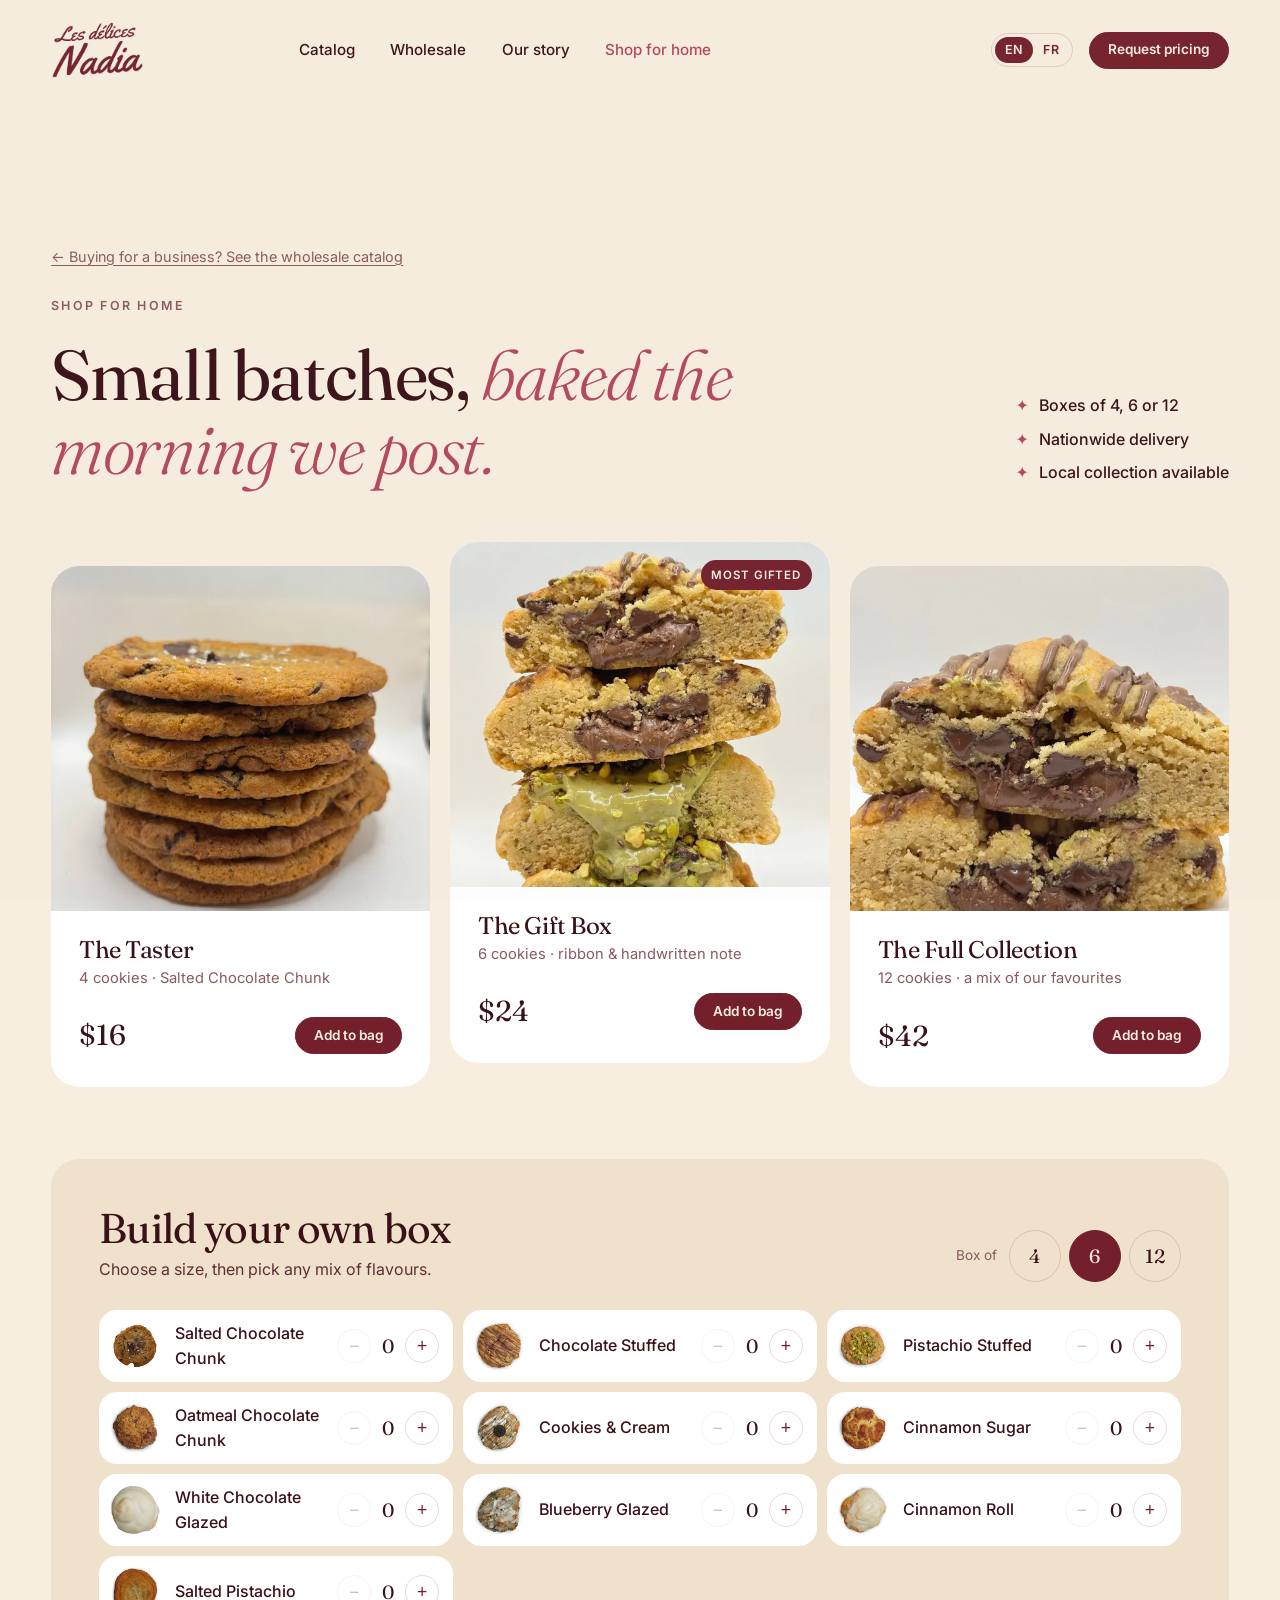
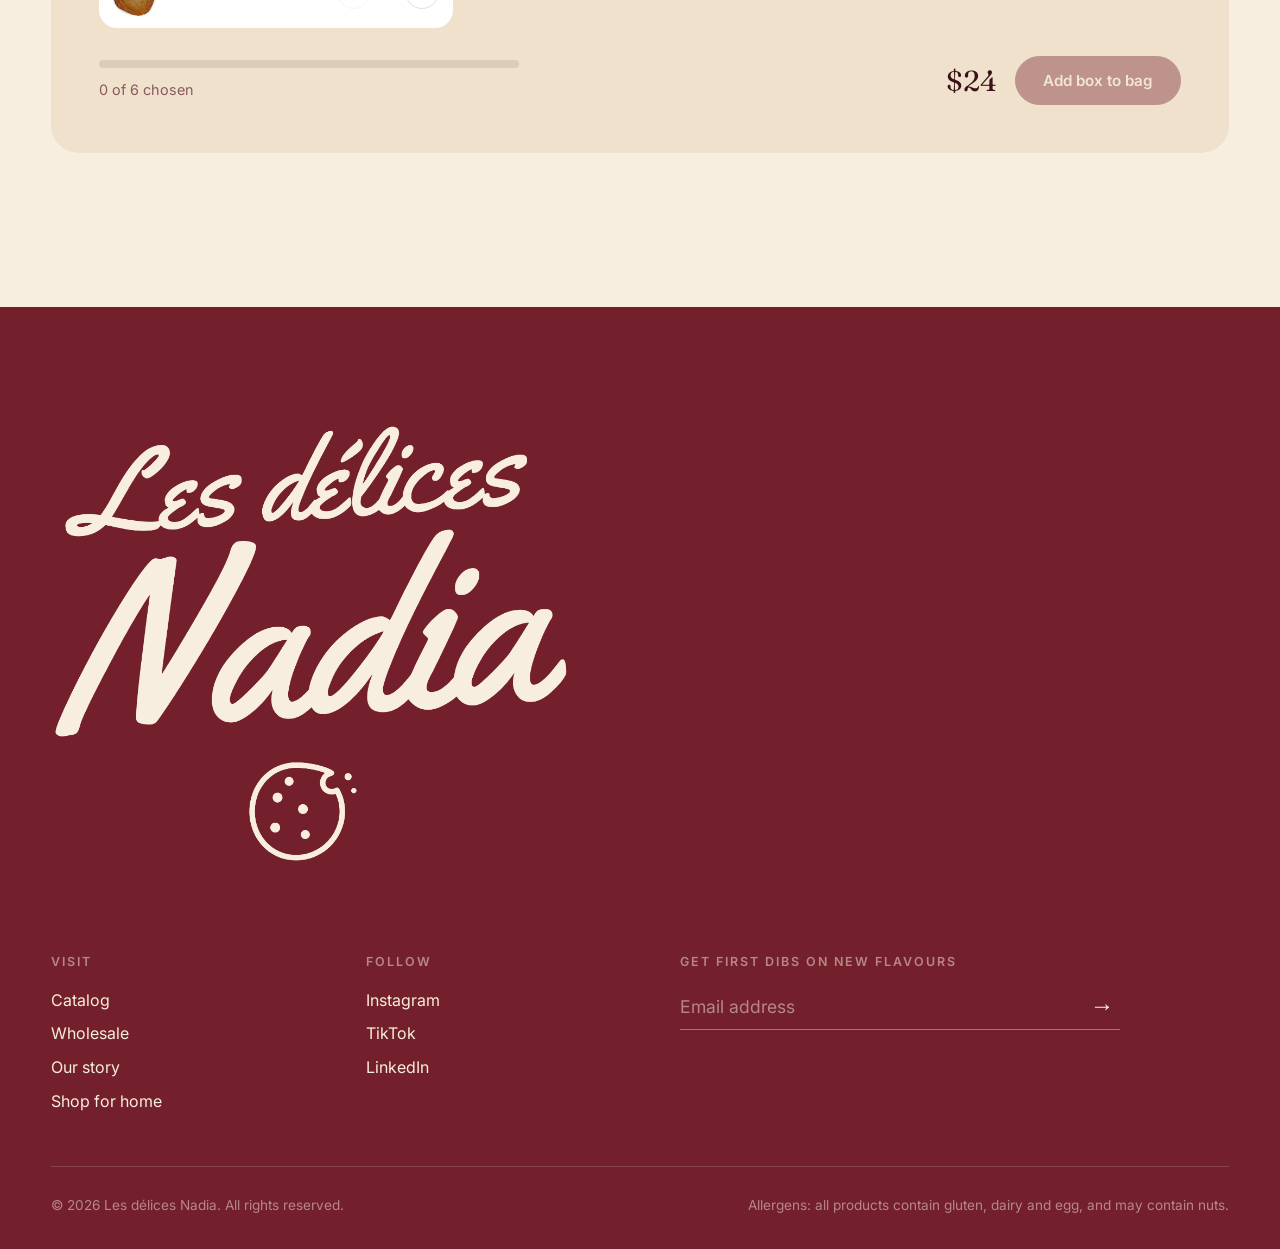
<file: shop.html>
<!doctype html>
<html lang="en">
<head>
  <meta charset="utf-8">
  <meta name="viewport" content="width=device-width, initial-scale=1">
  <title>Shop boxes · Les délices Nadia</title>
  <meta name="description" content="Order cookie boxes for home from Les délices Nadia: ready-made gift boxes or build your own mix.">
  <link rel="preconnect" href="https://fonts.googleapis.com">
  <link rel="preconnect" href="https://fonts.gstatic.com" crossorigin>
  <link href="https://fonts.googleapis.com/css2?family=Fraunces:ital,opsz,wght@0,9..144,300..800;1,9..144,300..800&family=Inter:wght@400;500;600&display=swap" rel="stylesheet">
  <link rel="stylesheet" href="styles.css">
  <link rel="icon" type="image/png" href="assets/favicon.png">
  <link rel="apple-touch-icon" href="assets/apple-touch-icon.png">
  <meta name="theme-color" content="#74202c">
</head>
<body class="page-shop">

  <!-- Navigation -->
  <header class="nav" id="top">
    <a href="index.html" class="nav__logo" aria-label="Les délices Nadia, back to top"><span class="logo-mark logo-mark--word"></span></a>
    <nav class="nav__links" aria-label="Main">
      <a href="index.html#catalog">Catalog</a>
      <a href="index.html#wholesale">Wholesale</a>
      <a href="index.html#story">Our story</a>
      <a href="shop.html" aria-current="page">Shop for home</a>
    </nav>
    <div class="lang" role="group" aria-label="Language">
      <button type="button" data-lang="en" aria-pressed="true">EN</button>
      <button type="button" data-lang="fr" aria-pressed="false">FR</button>
    </div>
    <a href="index.html#contact" class="btn btn--dark btn--sm nav__cta">Request pricing</a>
    <button class="nav__burger" aria-label="Open menu" aria-expanded="false"><span></span><span></span></button>
  </header>

  <div class="menu" aria-hidden="true">
    <a href="index.html#catalog">Catalog</a>
    <a href="index.html#wholesale">Wholesale</a>
    <a href="index.html#story">Our story</a>
    <a href="shop.html">Shop for home</a>
    <a href="index.html#contact">Request pricing</a>
  </div>

  <main>
    <!-- ============ SHOP FOR HOME ============ -->
    <section class="shop" id="home">
      <a class="shop__back" href="index.html#catalog">← Buying for a business? See the wholesale catalog</a>
      <div class="section-head section-head--split">
        <div>
          <p class="eyebrow reveal">Shop for home</p>
          <h1 class="reveal shop__title">Small batches, <em>baked the morning we post.</em></h1>
        </div>
        <ul class="perks reveal">
          <li>Boxes of 4, 6 or 12</li>
          <li>Nationwide delivery</li>
          <li>Local collection available</li>
        </ul>
      </div>

      <div class="box-grid">
        <article class="box reveal">
          <div class="box__visual"><img src="assets/salted-chunk-stack-sm.webp" alt="" width="600" height="800" loading="lazy"></div>
          <div class="box__info">
            <h3>The Taster</h3>
            <p>4 cookies · Salted Chocolate Chunk</p>
            <div class="box__foot"><span class="box__price">$16</span><button class="btn btn--dark btn--sm add-btn" data-name="The Taster">Add to bag</button></div>
          </div>
        </article>
        <article class="box box--featured reveal">
          <span class="box__ribbon">Most gifted</span>
          <div class="box__visual"><img src="assets/stuffed-stack-sm.webp" alt="" width="600" height="800" loading="lazy"></div>
          <div class="box__info">
            <h3>The Gift Box</h3>
            <p>6 cookies · ribbon &amp; handwritten note</p>
            <div class="box__foot"><span class="box__price">$24</span><button class="btn btn--dark btn--sm add-btn" data-name="The Gift Box">Add to bag</button></div>
          </div>
        </article>
        <article class="box reveal">
          <div class="box__visual"><img src="assets/chocolate-stuffed-sm.webp" alt="" width="600" height="800" loading="lazy"></div>
          <div class="box__info">
            <h3>The Full Collection</h3>
            <p>12 cookies · a mix of our favourites</p>
            <div class="box__foot"><span class="box__price">$42</span><button class="btn btn--dark btn--sm add-btn" data-name="The Full Collection">Add to bag</button></div>
          </div>
        </article>
      </div>

      <!-- Build your own box -->
      <div class="builder reveal" id="builder">
        <div class="builder__head">
          <div>
            <h3>Build your own box</h3>
            <p>Choose a size, then pick any mix of flavours.</p>
          </div>
          <div class="builder__sizes" role="radiogroup" aria-label="Box size" data-label="Box of">
            <label><input type="radio" name="size" value="4" data-price="16"><span>4</span></label>
            <label><input type="radio" name="size" value="6" data-price="24" checked><span>6</span></label>
            <label><input type="radio" name="size" value="12" data-price="44"><span>12</span></label>
          </div>
        </div>
        <ul class="builder__list">
          <li data-flavour="Salted Chocolate Chunk"><img src="assets/cut-salted-chocolate-chunk-sm.webp" alt="" width="56" height="56" loading="lazy"><span>Salted Chocolate Chunk</span><div class="qty"><button aria-label="Remove one">−</button><output>0</output><button aria-label="Add one">+</button></div></li>
          <li data-flavour="Chocolate Stuffed"><img src="assets/cut-chocolate-stuffed-sm.webp" alt="" width="56" height="56" loading="lazy"><span>Chocolate Stuffed</span><div class="qty"><button aria-label="Remove one">−</button><output>0</output><button aria-label="Add one">+</button></div></li>
          <li data-flavour="Pistachio Stuffed"><img src="assets/cut-pistachio-stuffed-sm.webp" alt="" width="56" height="56" loading="lazy"><span>Pistachio Stuffed</span><div class="qty"><button aria-label="Remove one">−</button><output>0</output><button aria-label="Add one">+</button></div></li>
          <li data-flavour="Oatmeal Chocolate Chunk"><img src="assets/cut-oatmeal-chocolate-chunk-sm.webp" alt="" width="56" height="56" loading="lazy"><span>Oatmeal Chocolate Chunk</span><div class="qty"><button aria-label="Remove one">−</button><output>0</output><button aria-label="Add one">+</button></div></li>
          <li data-flavour="Cookies &amp; Cream"><img src="assets/cut-cookies-and-cream-sm.webp" alt="" width="56" height="56" loading="lazy"><span>Cookies &amp; Cream</span><div class="qty"><button aria-label="Remove one">−</button><output>0</output><button aria-label="Add one">+</button></div></li>
          <li data-flavour="Cinnamon Sugar"><img src="assets/cut-cinnamon-sugar-sm.webp" alt="" width="56" height="56" loading="lazy"><span>Cinnamon Sugar</span><div class="qty"><button aria-label="Remove one">−</button><output>0</output><button aria-label="Add one">+</button></div></li>
          <li data-flavour="White Chocolate Glazed"><img src="assets/cut-white-chocolate-glazed-sm.webp" alt="" width="56" height="56" loading="lazy"><span>White Chocolate Glazed</span><div class="qty"><button aria-label="Remove one">−</button><output>0</output><button aria-label="Add one">+</button></div></li>
          <li data-flavour="Blueberry Glazed"><img src="assets/cut-blueberry-glazed-sm.webp" alt="" width="56" height="56" loading="lazy"><span>Blueberry Glazed</span><div class="qty"><button aria-label="Remove one">−</button><output>0</output><button aria-label="Add one">+</button></div></li>
          <li data-flavour="Cinnamon Roll"><img src="assets/cut-cinnamon-roll-sm.webp" alt="" width="56" height="56" loading="lazy"><span>Cinnamon Roll</span><div class="qty"><button aria-label="Remove one">−</button><output>0</output><button aria-label="Add one">+</button></div></li>
          <li data-flavour="Salted Pistachio"><img src="assets/cut-salted-pistachio-sm.webp" alt="" width="56" height="56" loading="lazy"><span>Salted Pistachio</span><div class="qty"><button aria-label="Remove one">−</button><output>0</output><button aria-label="Add one">+</button></div></li>
        </ul>
        <div class="builder__foot">
          <div class="builder__progress">
            <div class="builder__bar"><span></span></div>
            <p class="builder__status">0 of 6 chosen</p>
          </div>
          <div class="builder__buy">
            <span class="box__price builder__price">$24</span>
            <button class="btn btn--dark builder__add" disabled>Add box to bag</button>
          </div>
        </div>
      </div>
    </section>
  </main>

  <footer class="footer">
    <div class="footer__big"><span class="logo-mark logo-mark--full" role="img" aria-label="Les délices Nadia"></span></div>
    <div class="footer__cols">
      <div>
        <h4>Visit</h4>
        <a href="index.html#catalog">Catalog</a><a href="index.html#wholesale">Wholesale</a><a href="index.html#story">Our story</a><a href="shop.html">Shop for home</a>
      </div>
      <div>
        <h4>Follow</h4>
        <a href="#">Instagram</a><a href="#">TikTok</a><a href="#">LinkedIn</a>
      </div>
      <div class="footer__news">
        <h4>Get first dibs on new flavours</h4>
        <form class="news">
          <input type="email" placeholder="Email address" aria-label="Email address" required>
          <button type="submit" aria-label="Subscribe">→</button>
        </form>
      </div>
    </div>
    <div class="footer__base">
      <span>© <span id="year"></span> Les délices Nadia. All rights reserved.</span>
      <span>Allergens: all products contain gluten, dairy and egg, and may contain nuts.</span>
    </div>
  </footer>

  <div class="toast" role="status" aria-live="polite"></div>

  <script src="i18n.js"></script>
  <script src="script.js"></script>
</body>
</html>
</file>
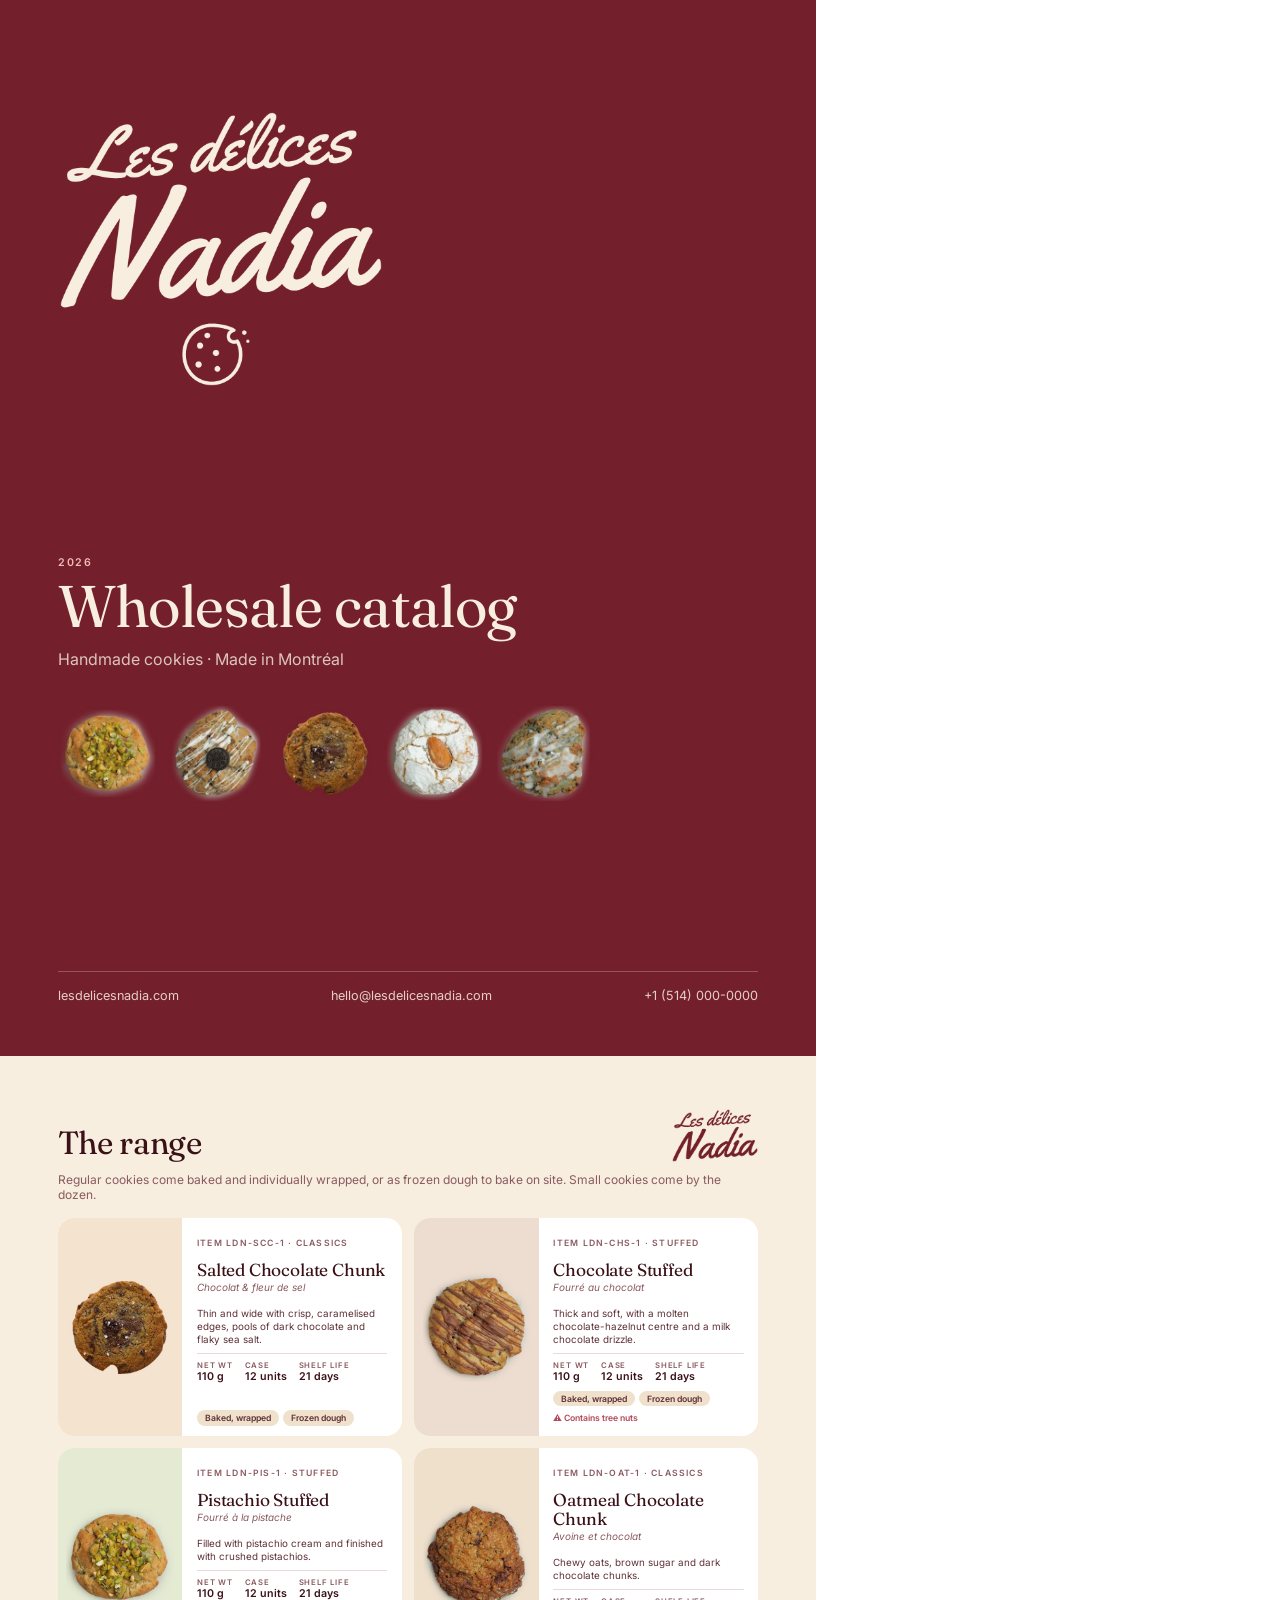
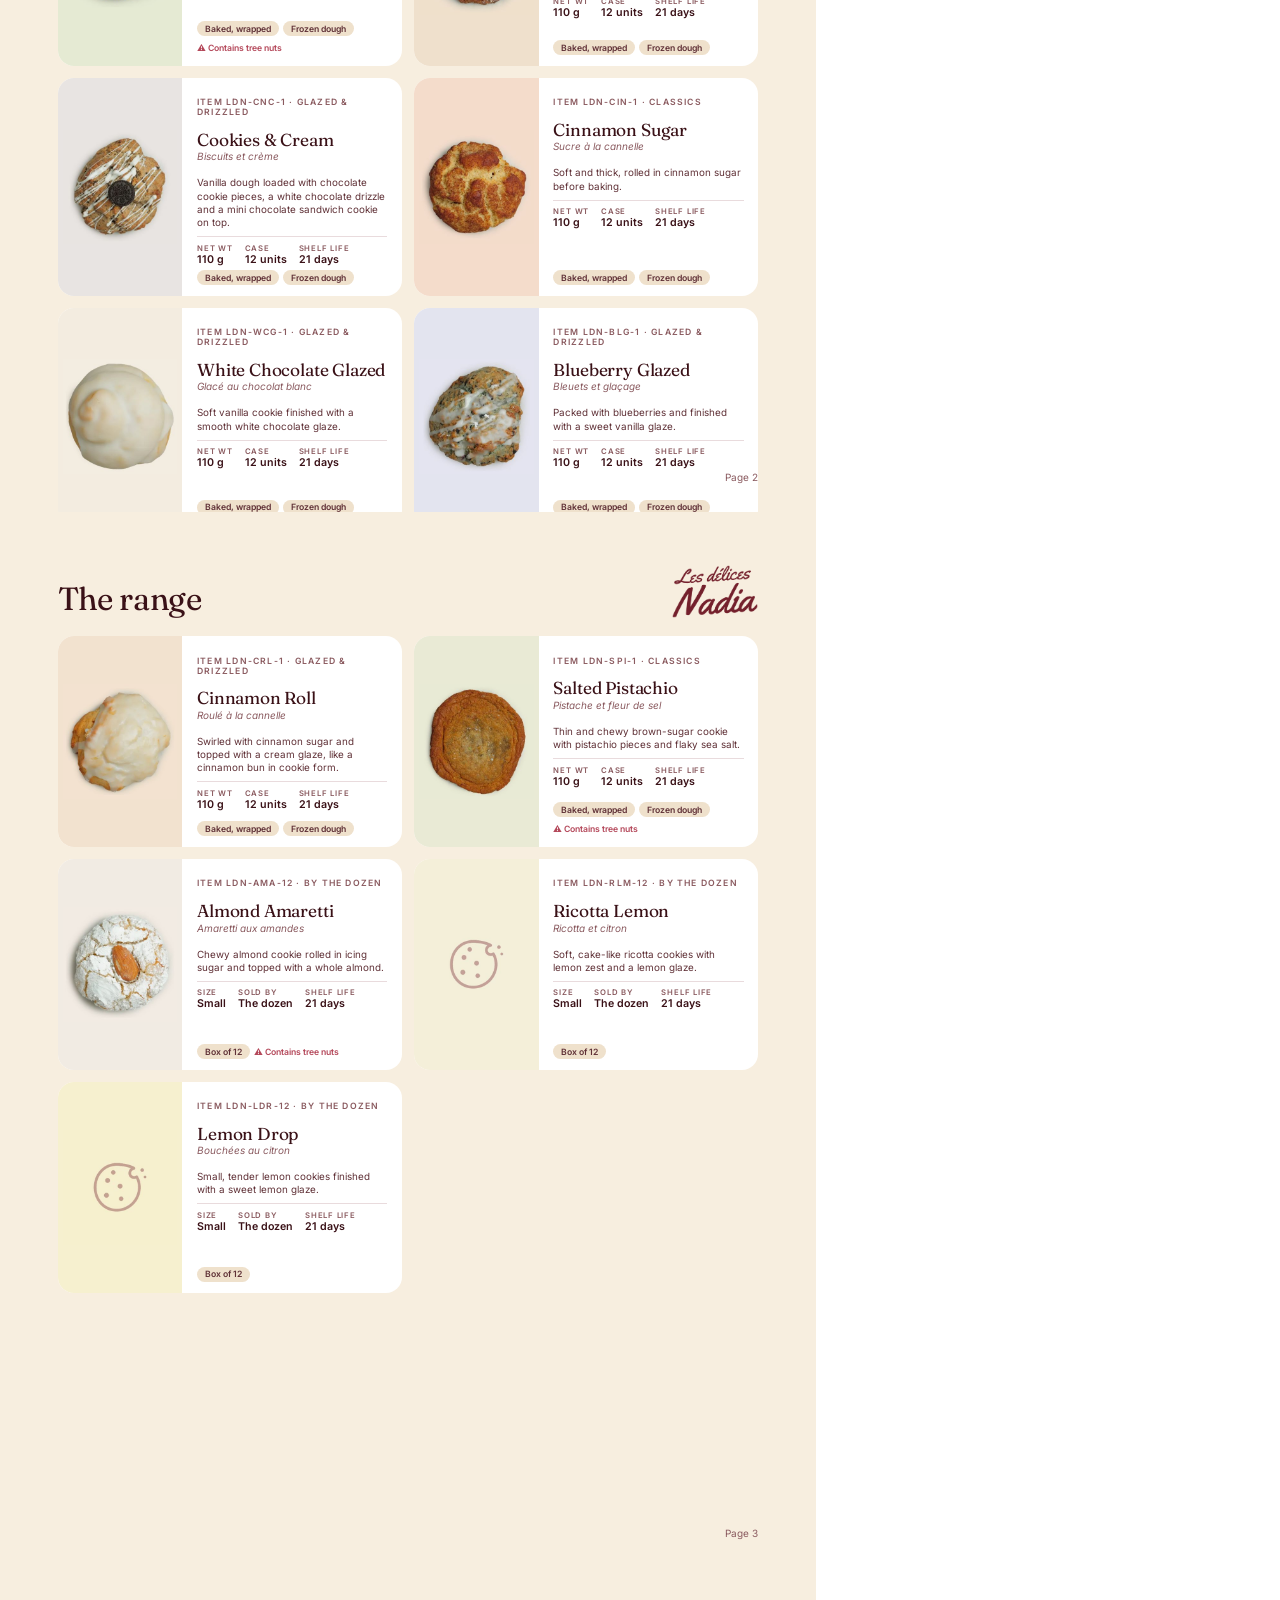
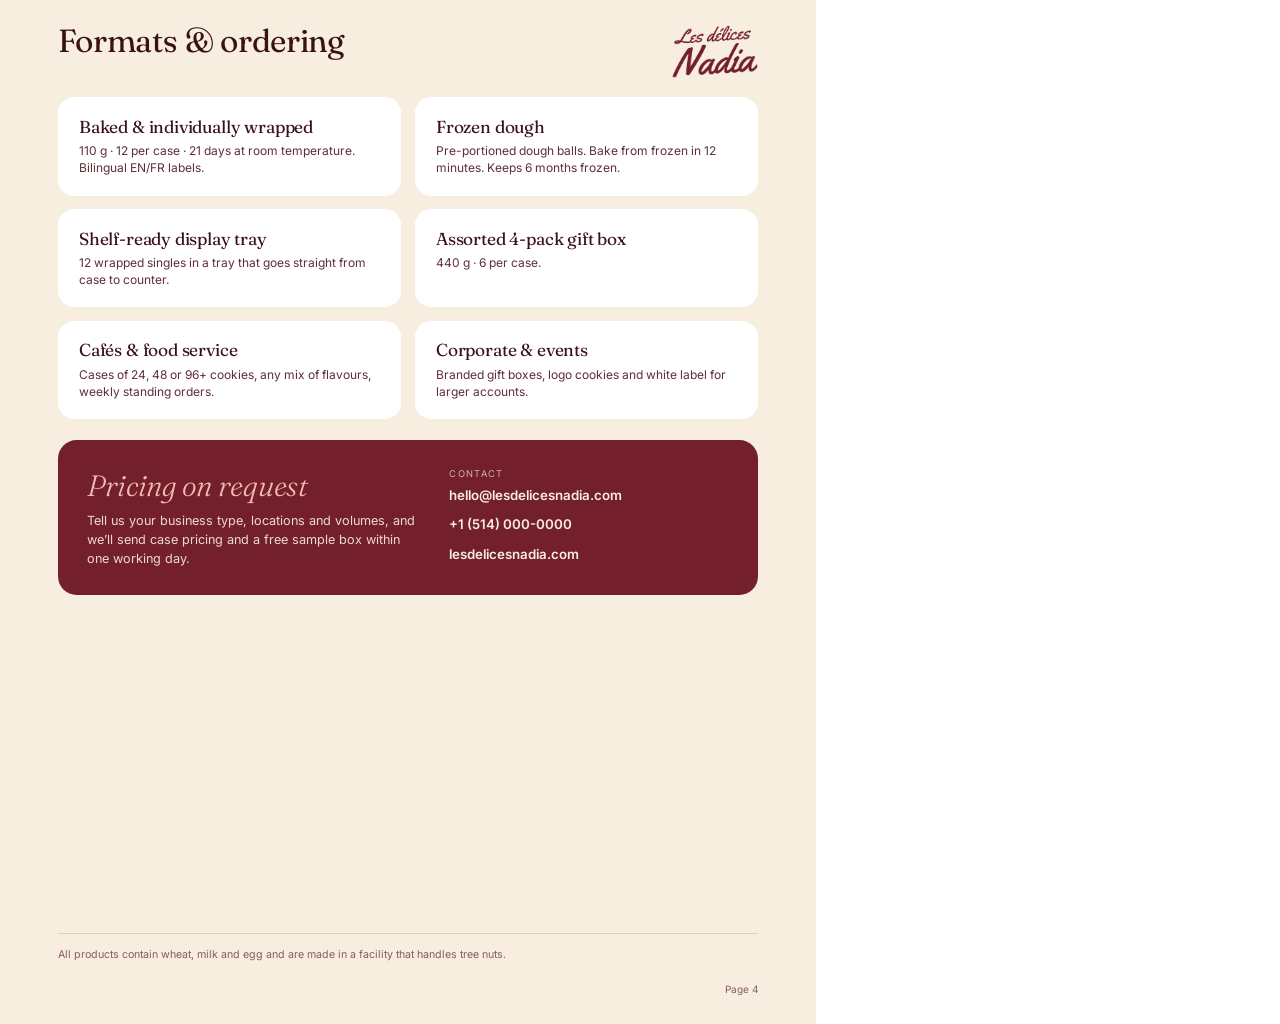
<file: catalog/print-en.html>
<!doctype html>
<html lang="en"><head><meta charset="utf-8">
<title>Les délices Nadia — Wholesale catalog 2026</title>
<link href="https://fonts.googleapis.com/css2?family=Fraunces:ital,opsz,wght@0,9..144,300..600;1,9..144,300..600&family=Inter:wght@400;600&display=swap" rel="stylesheet">
<style>
@page { size: Letter; margin: 0; }
* { box-sizing: border-box; }
:root { --burgundy: #74202c; --cream: #f7eedf; --cream-2: #efe1cc; --ink: #3a1117; --muted: #8a5a5f; --line: rgba(116, 32, 44, .16); --rose: #b4485a; }
html, body { margin: 0; background: #fff; color: var(--ink); font-family: "Inter", system-ui, sans-serif; -webkit-print-color-adjust: exact; print-color-adjust: exact; }
h1, h2, h3 { font-family: "Fraunces", Georgia, serif; font-weight: 400; margin: 0; letter-spacing: -.01em; }
.page { width: 8.5in; height: 11in; padding: .55in .6in; position: relative; overflow: hidden; page-break-after: always; background: var(--cream); display: flex; flex-direction: column; }
.page:last-child { page-break-after: auto; }
.mark { display: block; background: currentColor; -webkit-mask: var(--src) center / contain no-repeat; mask: var(--src) center / contain no-repeat; }
.mark--full { --src: url("../assets/logo.png"); aspect-ratio: 958 / 816; }
.mark--word { --src: url("../assets/logo-wordmark.png"); aspect-ratio: 958 / 588; }
.eyebrow { font-size: 8pt; letter-spacing: .18em; text-transform: uppercase; font-weight: 600; color: var(--muted); margin: 0 0 6pt; }

.cover { background: var(--burgundy); color: var(--cream); justify-content: space-between; }
.cover .mark--full { width: 3.4in; color: var(--cream); margin-top: .6in; }
.cover h1 { font-size: 44pt; line-height: 1; }
.cover h1 em { color: #f0bcb4; font-weight: 300; }
.cover .tag { font-size: 12pt; opacity: .8; margin-top: 10pt; }
.cover .cookies { display: flex; gap: 6pt; margin-top: 26pt; }
.cover .cookies img { width: 1.05in; }
.cover footer { display: flex; justify-content: space-between; font-size: 9.5pt; opacity: .85; border-top: 1px solid rgba(247,238,223,.3); padding-top: 12pt; }

.head { display: flex; justify-content: space-between; align-items: flex-end; margin-bottom: 14pt; }
.head h2 { font-size: 24pt; }
.head .mark--word { width: .9in; color: var(--burgundy); }
.note { font-size: 9pt; color: var(--muted); margin: -6pt 0 12pt; }
.grid { display: grid; grid-template-columns: 1fr 1fr; grid-template-rows: repeat(4, 1fr); gap: 9pt; flex: 1; }
.item { background: #fff; border-radius: 12pt; display: grid; grid-template-columns: 1.3in 1fr; overflow: hidden; }
.item__img { background: var(--tint); display: grid; place-items: center; }
.item__img img { width: 92%; }
.item__body { padding: 8pt 11pt; display: flex; flex-direction: column; gap: 3pt; min-width: 0; }
.meta { font-size: 6.5pt; letter-spacing: .14em; text-transform: uppercase; color: var(--muted); font-weight: 600; }
.item h3 { font-size: 13pt; line-height: 1.1; }
.alt { font-size: 7.5pt; color: var(--muted); font-style: italic; margin-top: -2pt; }
.desc { font-size: 7.4pt; line-height: 1.35; color: #5f3036; margin: 0; }
.specs { display: grid; grid-template-columns: repeat(3, auto); justify-content: start; column-gap: 9pt; margin: 2pt 0 0; padding-top: 5pt; border-top: 1px solid var(--line); }
.specs dt { font-size: 5.8pt; letter-spacing: .1em; text-transform: uppercase; color: var(--muted); font-weight: 600; }
.specs dd { margin: 0; font-size: 8pt; font-weight: 600; white-space: nowrap; }
.chips { display: flex; flex-wrap: wrap; gap: 3pt; margin-top: auto; }
.chips span { font-size: 6.5pt; font-weight: 600; padding: 2pt 6pt; border-radius: 99pt; background: var(--cream-2); color: #5f3036; }
.chips .nuts { background: transparent; color: var(--rose); padding-left: 0; }
.pageno { position: absolute; bottom: .3in; right: .6in; font-size: 7.5pt; color: var(--muted); }

.order h2 { font-size: 24pt; margin-bottom: 14pt; }
.formats { display: grid; grid-template-columns: 1fr 1fr; gap: 10pt; }
.box { background: #fff; border-radius: 12pt; padding: 14pt 16pt; }
.box h3 { font-size: 13pt; margin-bottom: 4pt; }
.box p { font-size: 9pt; line-height: 1.45; margin: 0; color: #5f3036; }
.pricing { margin-top: 16pt; background: var(--burgundy); color: var(--cream); border-radius: 14pt; padding: 20pt 22pt; display: grid; grid-template-columns: 1.2fr 1fr; gap: 20pt; align-items: center; }
.pricing h3 { font-size: 22pt; }
.pricing h3 em { color: #f0bcb4; font-weight: 300; }
.pricing p { font-size: 9.5pt; line-height: 1.5; opacity: .9; margin: 6pt 0 0; }
.pricing dl { margin: 0; display: grid; gap: 6pt; font-size: 10pt; }
.pricing dt { font-size: 7pt; letter-spacing: .14em; text-transform: uppercase; opacity: .7; }
.pricing dd { margin: 0 0 4pt; font-weight: 600; }
.allergens { margin-top: auto; font-size: 8pt; color: var(--muted); border-top: 1px solid var(--line); padding-top: 10pt; }
</style></head><body>
<section class="page cover">
  <span class="mark mark--full" role="img" aria-label="Les délices Nadia"></span>
  <div>
    <p class="eyebrow" style="color:#f0bcb4">2026</p>
    <h1>Wholesale catalog</h1>
    <p class="tag">Handmade cookies · Made in Montréal</p>
    <div class="cookies"><img src="img/cover-pistachio-stuffed.jpg" alt=""><img src="img/cover-cookies-and-cream.jpg" alt=""><img src="img/cover-salted-chocolate-chunk.jpg" alt=""><img src="img/cover-almond-amaretti.jpg" alt=""><img src="img/cover-blueberry-glazed.jpg" alt=""></div>
  </div>
  <footer><span>lesdelicesnadia.com</span><span>hello@lesdelicesnadia.com</span><span>+1 (514) 000-0000</span></footer>
</section>
<section class="page">
  <div class="head"><h2>The range</h2><span class="mark mark--word"></span></div>
  <p class="note">Regular cookies come baked and individually wrapped, or as frozen dough to bake on site. Small cookies come by the dozen.</p>
  <div class="grid">
    <article class="item">
      <div class="item__img" style="--tint:#f3e3cf"><img src="img/salted-chocolate-chunk.jpg" alt=""></div>
      <div class="item__body">
        <p class="meta">Item LDN-SCC-1 · Classics</p>
        <h3>Salted Chocolate Chunk</h3>
        <p class="alt">Chocolat &amp; fleur de sel</p>
        <p class="desc">Thin and wide with crisp, caramelised edges, pools of dark chocolate and flaky sea salt.</p>
        <dl class="specs"><div><dt>Net wt</dt><dd>110 g</dd></div><div><dt>Case</dt><dd>12 units</dd></div><div><dt>Shelf life</dt><dd>21 days</dd></div></dl>
        <div class="chips"><span>Baked, wrapped</span><span>Frozen dough</span></div>
      </div>
    </article>
    <article class="item">
      <div class="item__img" style="--tint:#eddcd0"><img src="img/chocolate-stuffed.jpg" alt=""></div>
      <div class="item__body">
        <p class="meta">Item LDN-CHS-1 · Stuffed</p>
        <h3>Chocolate Stuffed</h3>
        <p class="alt">Fourré au chocolat</p>
        <p class="desc">Thick and soft, with a molten chocolate-hazelnut centre and a milk chocolate drizzle.</p>
        <dl class="specs"><div><dt>Net wt</dt><dd>110 g</dd></div><div><dt>Case</dt><dd>12 units</dd></div><div><dt>Shelf life</dt><dd>21 days</dd></div></dl>
        <div class="chips"><span>Baked, wrapped</span><span>Frozen dough</span><span class="nuts">⚠ Contains tree nuts</span></div>
      </div>
    </article>
    <article class="item">
      <div class="item__img" style="--tint:#e5ead3"><img src="img/pistachio-stuffed.jpg" alt=""></div>
      <div class="item__body">
        <p class="meta">Item LDN-PIS-1 · Stuffed</p>
        <h3>Pistachio Stuffed</h3>
        <p class="alt">Fourré à la pistache</p>
        <p class="desc">Filled with pistachio cream and finished with crushed pistachios.</p>
        <dl class="specs"><div><dt>Net wt</dt><dd>110 g</dd></div><div><dt>Case</dt><dd>12 units</dd></div><div><dt>Shelf life</dt><dd>21 days</dd></div></dl>
        <div class="chips"><span>Baked, wrapped</span><span>Frozen dough</span><span class="nuts">⚠ Contains tree nuts</span></div>
      </div>
    </article>
    <article class="item">
      <div class="item__img" style="--tint:#efe0cc"><img src="img/oatmeal-chocolate-chunk.jpg" alt=""></div>
      <div class="item__body">
        <p class="meta">Item LDN-OAT-1 · Classics</p>
        <h3>Oatmeal Chocolate Chunk</h3>
        <p class="alt">Avoine et chocolat</p>
        <p class="desc">Chewy oats, brown sugar and dark chocolate chunks.</p>
        <dl class="specs"><div><dt>Net wt</dt><dd>110 g</dd></div><div><dt>Case</dt><dd>12 units</dd></div><div><dt>Shelf life</dt><dd>21 days</dd></div></dl>
        <div class="chips"><span>Baked, wrapped</span><span>Frozen dough</span></div>
      </div>
    </article>
    <article class="item">
      <div class="item__img" style="--tint:#e8e4e2"><img src="img/cookies-and-cream.jpg" alt=""></div>
      <div class="item__body">
        <p class="meta">Item LDN-CNC-1 · Glazed &amp; drizzled</p>
        <h3>Cookies &amp; Cream</h3>
        <p class="alt">Biscuits et crème</p>
        <p class="desc">Vanilla dough loaded with chocolate cookie pieces, a white chocolate drizzle and a mini chocolate sandwich cookie on top.</p>
        <dl class="specs"><div><dt>Net wt</dt><dd>110 g</dd></div><div><dt>Case</dt><dd>12 units</dd></div><div><dt>Shelf life</dt><dd>21 days</dd></div></dl>
        <div class="chips"><span>Baked, wrapped</span><span>Frozen dough</span></div>
      </div>
    </article>
    <article class="item">
      <div class="item__img" style="--tint:#f4dccb"><img src="img/cinnamon-sugar.jpg" alt=""></div>
      <div class="item__body">
        <p class="meta">Item LDN-CIN-1 · Classics</p>
        <h3>Cinnamon Sugar</h3>
        <p class="alt">Sucre à la cannelle</p>
        <p class="desc">Soft and thick, rolled in cinnamon sugar before baking.</p>
        <dl class="specs"><div><dt>Net wt</dt><dd>110 g</dd></div><div><dt>Case</dt><dd>12 units</dd></div><div><dt>Shelf life</dt><dd>21 days</dd></div></dl>
        <div class="chips"><span>Baked, wrapped</span><span>Frozen dough</span></div>
      </div>
    </article>
    <article class="item">
      <div class="item__img" style="--tint:#f3ece0"><img src="img/white-chocolate-glazed.jpg" alt=""></div>
      <div class="item__body">
        <p class="meta">Item LDN-WCG-1 · Glazed &amp; drizzled</p>
        <h3>White Chocolate Glazed</h3>
        <p class="alt">Glacé au chocolat blanc</p>
        <p class="desc">Soft vanilla cookie finished with a smooth white chocolate glaze.</p>
        <dl class="specs"><div><dt>Net wt</dt><dd>110 g</dd></div><div><dt>Case</dt><dd>12 units</dd></div><div><dt>Shelf life</dt><dd>21 days</dd></div></dl>
        <div class="chips"><span>Baked, wrapped</span><span>Frozen dough</span></div>
      </div>
    </article>
    <article class="item">
      <div class="item__img" style="--tint:#e3e4ef"><img src="img/blueberry-glazed.jpg" alt=""></div>
      <div class="item__body">
        <p class="meta">Item LDN-BLG-1 · Glazed &amp; drizzled</p>
        <h3>Blueberry Glazed</h3>
        <p class="alt">Bleuets et glaçage</p>
        <p class="desc">Packed with blueberries and finished with a sweet vanilla glaze.</p>
        <dl class="specs"><div><dt>Net wt</dt><dd>110 g</dd></div><div><dt>Case</dt><dd>12 units</dd></div><div><dt>Shelf life</dt><dd>21 days</dd></div></dl>
        <div class="chips"><span>Baked, wrapped</span><span>Frozen dough</span></div>
      </div>
    </article>
  </div>
  <span class="pageno">Page 2</span>
</section>
<section class="page">
  <div class="head"><h2>The range</h2><span class="mark mark--word"></span></div>
  
  <div class="grid">
    <article class="item">
      <div class="item__img" style="--tint:#f2e2cf"><img src="img/cinnamon-roll.jpg" alt=""></div>
      <div class="item__body">
        <p class="meta">Item LDN-CRL-1 · Glazed &amp; drizzled</p>
        <h3>Cinnamon Roll</h3>
        <p class="alt">Roulé à la cannelle</p>
        <p class="desc">Swirled with cinnamon sugar and topped with a cream glaze, like a cinnamon bun in cookie form.</p>
        <dl class="specs"><div><dt>Net wt</dt><dd>110 g</dd></div><div><dt>Case</dt><dd>12 units</dd></div><div><dt>Shelf life</dt><dd>21 days</dd></div></dl>
        <div class="chips"><span>Baked, wrapped</span><span>Frozen dough</span></div>
      </div>
    </article>
    <article class="item">
      <div class="item__img" style="--tint:#e9ead5"><img src="img/salted-pistachio.jpg" alt=""></div>
      <div class="item__body">
        <p class="meta">Item LDN-SPI-1 · Classics</p>
        <h3>Salted Pistachio</h3>
        <p class="alt">Pistache et fleur de sel</p>
        <p class="desc">Thin and chewy brown-sugar cookie with pistachio pieces and flaky sea salt.</p>
        <dl class="specs"><div><dt>Net wt</dt><dd>110 g</dd></div><div><dt>Case</dt><dd>12 units</dd></div><div><dt>Shelf life</dt><dd>21 days</dd></div></dl>
        <div class="chips"><span>Baked, wrapped</span><span>Frozen dough</span><span class="nuts">⚠ Contains tree nuts</span></div>
      </div>
    </article>
    <article class="item">
      <div class="item__img" style="--tint:#f1ebe3"><img src="img/almond-amaretti.jpg" alt=""></div>
      <div class="item__body">
        <p class="meta">Item LDN-AMA-12 · By the dozen</p>
        <h3>Almond Amaretti</h3>
        <p class="alt">Amaretti aux amandes</p>
        <p class="desc">Chewy almond cookie rolled in icing sugar and topped with a whole almond.</p>
        <dl class="specs"><div><dt>Size</dt><dd>Small</dd></div><div><dt>Sold by</dt><dd>The dozen</dd></div><div><dt>Shelf life</dt><dd>21 days</dd></div></dl>
        <div class="chips"><span>Box of 12</span><span class="nuts">⚠ Contains tree nuts</span></div>
      </div>
    </article>
    <article class="item">
      <div class="item__img" style="--tint:#f4efd9"><img src="img/ricotta-lemon.jpg" alt=""></div>
      <div class="item__body">
        <p class="meta">Item LDN-RLM-12 · By the dozen</p>
        <h3>Ricotta Lemon</h3>
        <p class="alt">Ricotta et citron</p>
        <p class="desc">Soft, cake-like ricotta cookies with lemon zest and a lemon glaze.</p>
        <dl class="specs"><div><dt>Size</dt><dd>Small</dd></div><div><dt>Sold by</dt><dd>The dozen</dd></div><div><dt>Shelf life</dt><dd>21 days</dd></div></dl>
        <div class="chips"><span>Box of 12</span></div>
      </div>
    </article>
    <article class="item">
      <div class="item__img" style="--tint:#f6f0cf"><img src="img/lemon-drop.jpg" alt=""></div>
      <div class="item__body">
        <p class="meta">Item LDN-LDR-12 · By the dozen</p>
        <h3>Lemon Drop</h3>
        <p class="alt">Bouchées au citron</p>
        <p class="desc">Small, tender lemon cookies finished with a sweet lemon glaze.</p>
        <dl class="specs"><div><dt>Size</dt><dd>Small</dd></div><div><dt>Sold by</dt><dd>The dozen</dd></div><div><dt>Shelf life</dt><dd>21 days</dd></div></dl>
        <div class="chips"><span>Box of 12</span></div>
      </div>
    </article>
  </div>
  <span class="pageno">Page 3</span>
</section>
<section class="page order">
  <div class="head"><h2>Formats &amp; ordering</h2><span class="mark mark--word"></span></div>
  <div class="formats"><div class="box"><h3>Baked &amp; individually wrapped</h3><p>110 g · 12 per case · 21 days at room temperature. Bilingual EN/FR labels.</p></div><div class="box"><h3>Frozen dough</h3><p>Pre-portioned dough balls. Bake from frozen in 12 minutes. Keeps 6 months frozen.</p></div><div class="box"><h3>Shelf-ready display tray</h3><p>12 wrapped singles in a tray that goes straight from case to counter.</p></div><div class="box"><h3>Assorted 4-pack gift box</h3><p>440 g · 6 per case.</p></div><div class="box"><h3>Cafés &amp; food service</h3><p>Cases of 24, 48 or 96+ cookies, any mix of flavours, weekly standing orders.</p></div><div class="box"><h3>Corporate &amp; events</h3><p>Branded gift boxes, logo cookies and white label for larger accounts.</p></div></div>
  <div class="pricing">
    <div><h3><em>Pricing on request</em></h3><p>Tell us your business type, locations and volumes, and we’ll send case pricing and a free sample box within one working day.</p></div>
    <dl><dt>Contact</dt><dd>hello@lesdelicesnadia.com</dd><dd>+1 (514) 000-0000</dd><dd>lesdelicesnadia.com</dd></dl>
  </div>
  <p class="allergens">All products contain wheat, milk and egg and are made in a facility that handles tree nuts.</p>
  <span class="pageno">Page 4</span>
</section>
</body></html>
</file>
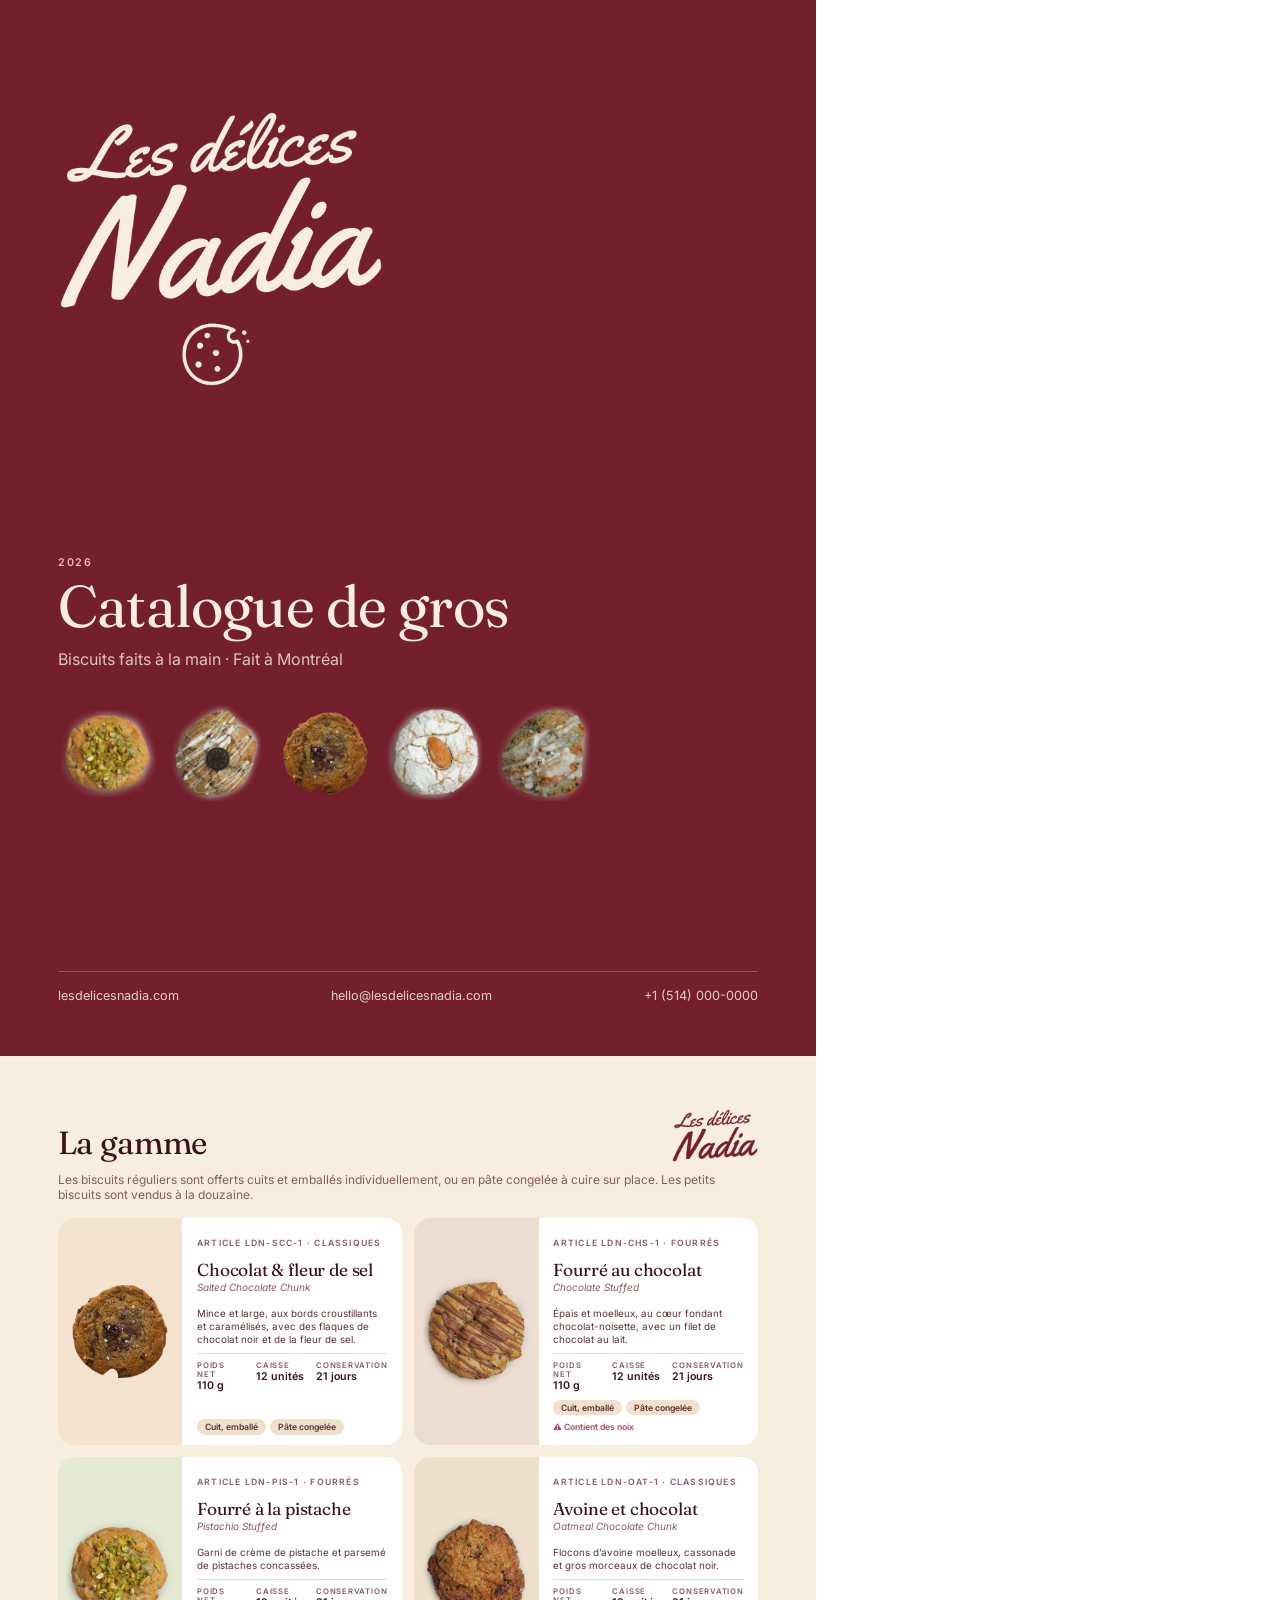
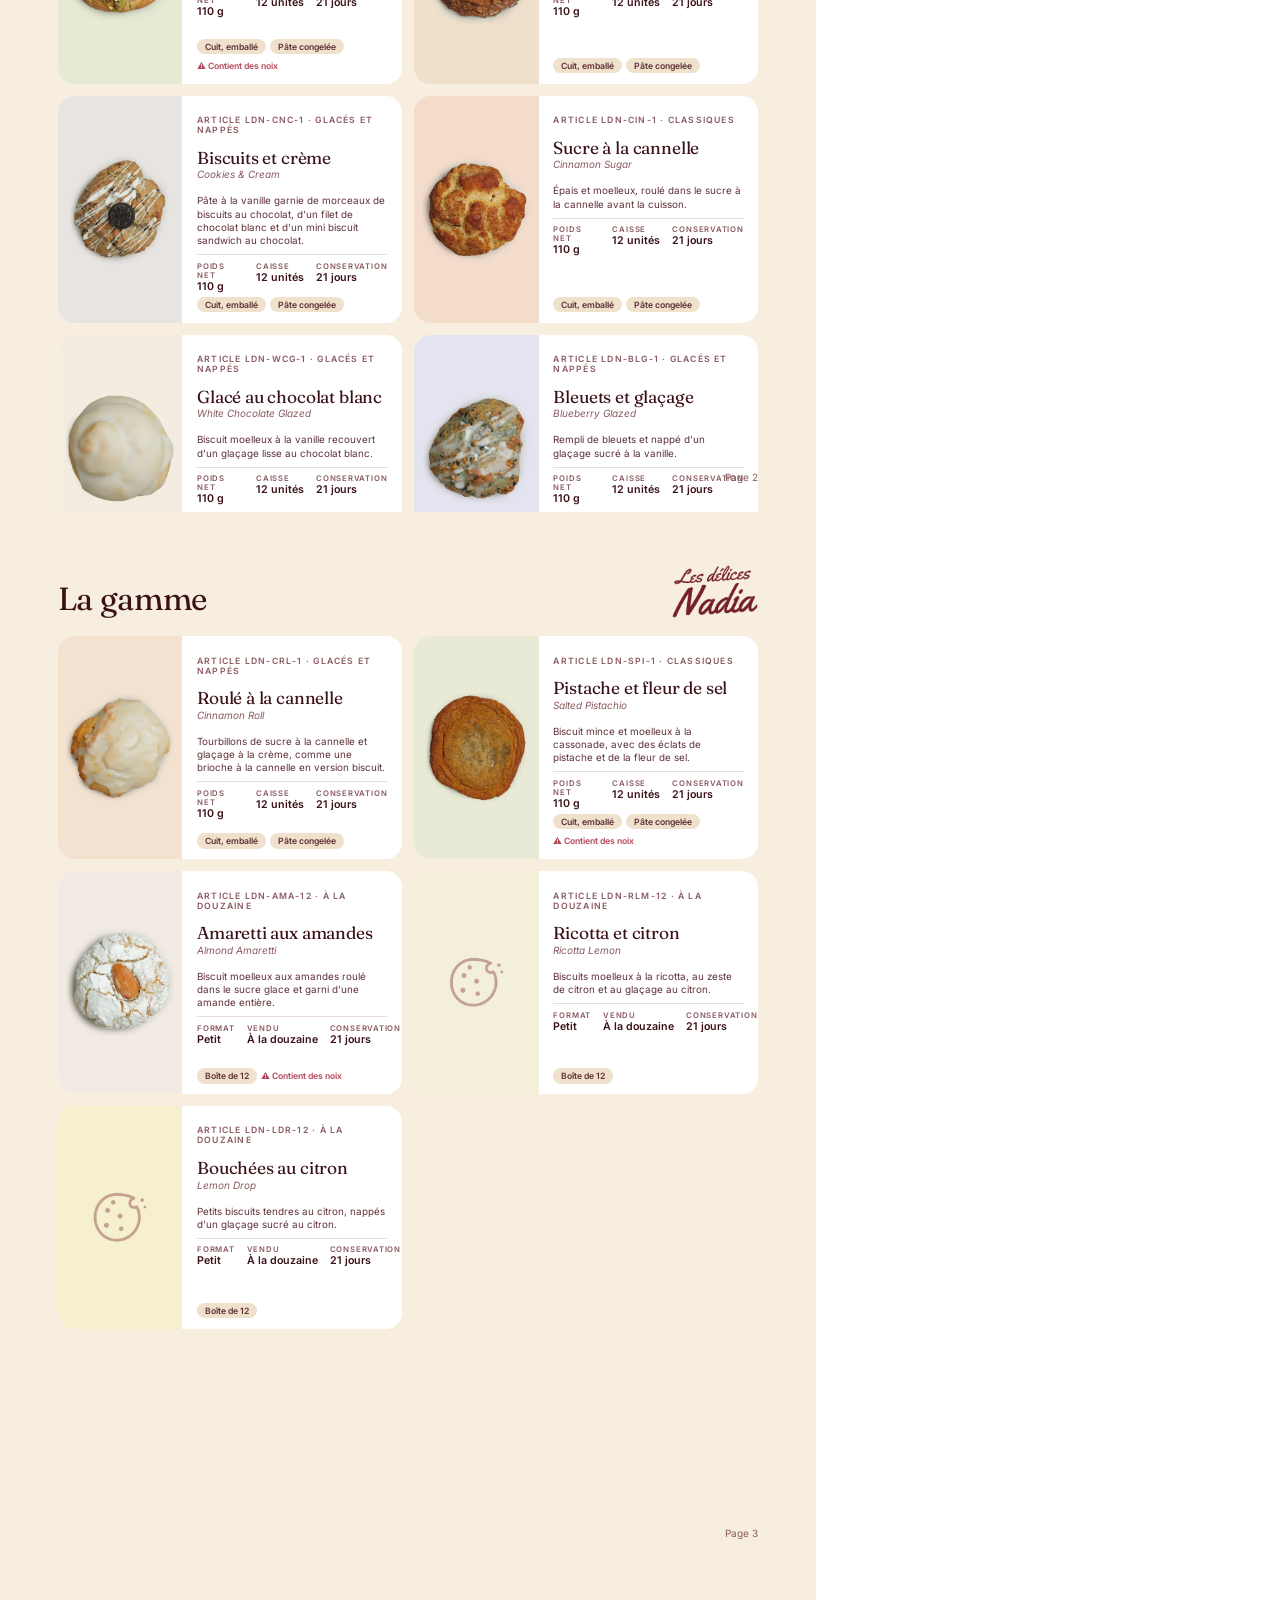
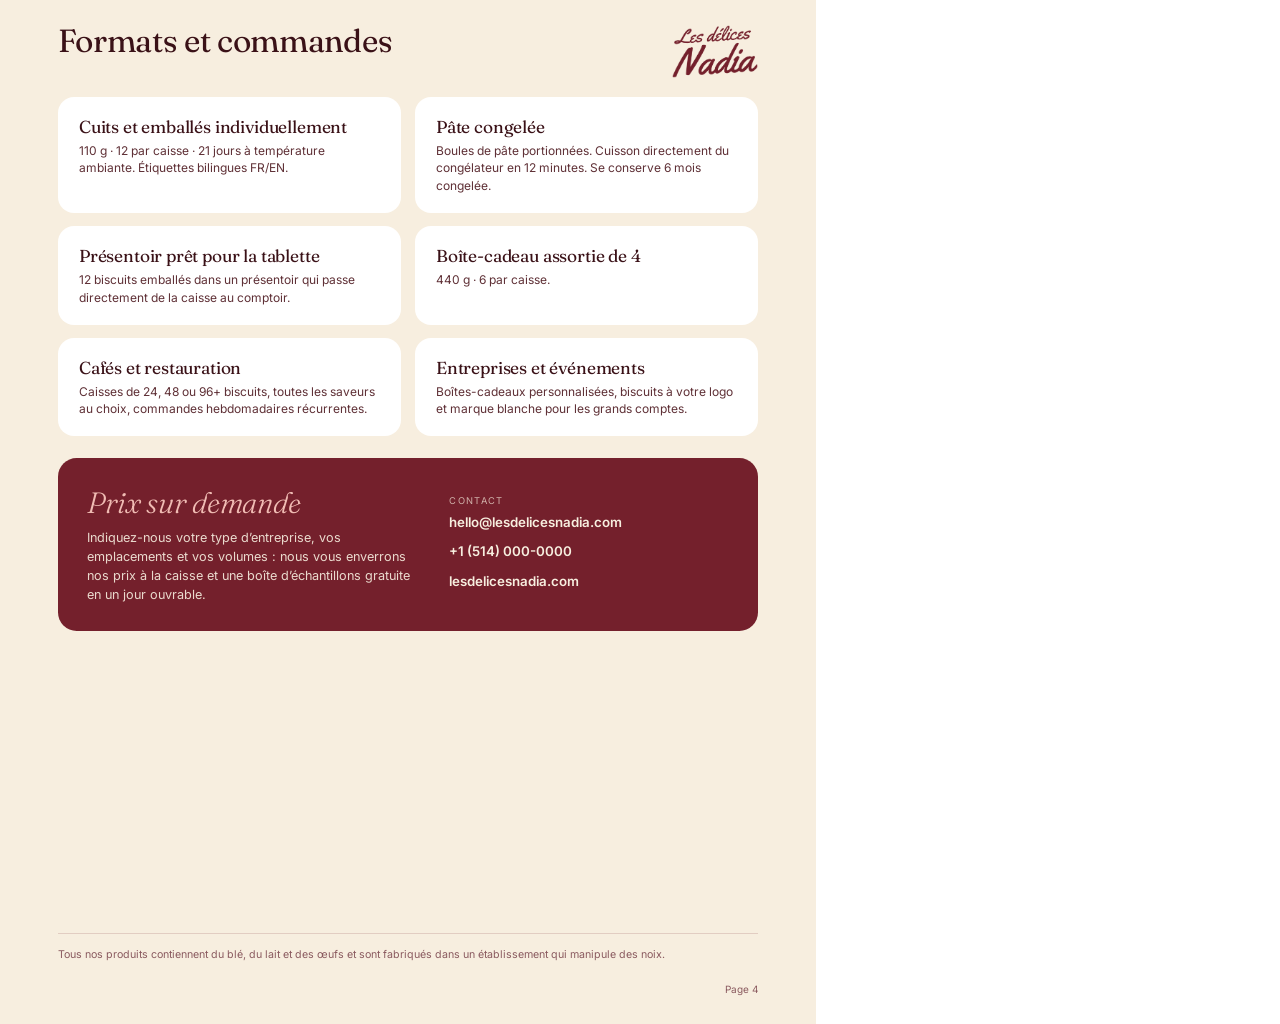
<file: catalog/print-fr.html>
<!doctype html>
<html lang="fr-CA"><head><meta charset="utf-8">
<title>Les délices Nadia — Catalogue de gros 2026</title>
<link href="https://fonts.googleapis.com/css2?family=Fraunces:ital,opsz,wght@0,9..144,300..600;1,9..144,300..600&family=Inter:wght@400;600&display=swap" rel="stylesheet">
<style>
@page { size: Letter; margin: 0; }
* { box-sizing: border-box; }
:root { --burgundy: #74202c; --cream: #f7eedf; --cream-2: #efe1cc; --ink: #3a1117; --muted: #8a5a5f; --line: rgba(116, 32, 44, .16); --rose: #b4485a; }
html, body { margin: 0; background: #fff; color: var(--ink); font-family: "Inter", system-ui, sans-serif; -webkit-print-color-adjust: exact; print-color-adjust: exact; }
h1, h2, h3 { font-family: "Fraunces", Georgia, serif; font-weight: 400; margin: 0; letter-spacing: -.01em; }
.page { width: 8.5in; height: 11in; padding: .55in .6in; position: relative; overflow: hidden; page-break-after: always; background: var(--cream); display: flex; flex-direction: column; }
.page:last-child { page-break-after: auto; }
.mark { display: block; background: currentColor; -webkit-mask: var(--src) center / contain no-repeat; mask: var(--src) center / contain no-repeat; }
.mark--full { --src: url("../assets/logo.png"); aspect-ratio: 958 / 816; }
.mark--word { --src: url("../assets/logo-wordmark.png"); aspect-ratio: 958 / 588; }
.eyebrow { font-size: 8pt; letter-spacing: .18em; text-transform: uppercase; font-weight: 600; color: var(--muted); margin: 0 0 6pt; }

.cover { background: var(--burgundy); color: var(--cream); justify-content: space-between; }
.cover .mark--full { width: 3.4in; color: var(--cream); margin-top: .6in; }
.cover h1 { font-size: 44pt; line-height: 1; }
.cover h1 em { color: #f0bcb4; font-weight: 300; }
.cover .tag { font-size: 12pt; opacity: .8; margin-top: 10pt; }
.cover .cookies { display: flex; gap: 6pt; margin-top: 26pt; }
.cover .cookies img { width: 1.05in; }
.cover footer { display: flex; justify-content: space-between; font-size: 9.5pt; opacity: .85; border-top: 1px solid rgba(247,238,223,.3); padding-top: 12pt; }

.head { display: flex; justify-content: space-between; align-items: flex-end; margin-bottom: 14pt; }
.head h2 { font-size: 24pt; }
.head .mark--word { width: .9in; color: var(--burgundy); }
.note { font-size: 9pt; color: var(--muted); margin: -6pt 0 12pt; }
.grid { display: grid; grid-template-columns: 1fr 1fr; grid-template-rows: repeat(4, 1fr); gap: 9pt; flex: 1; }
.item { background: #fff; border-radius: 12pt; display: grid; grid-template-columns: 1.3in 1fr; overflow: hidden; }
.item__img { background: var(--tint); display: grid; place-items: center; }
.item__img img { width: 92%; }
.item__body { padding: 8pt 11pt; display: flex; flex-direction: column; gap: 3pt; min-width: 0; }
.meta { font-size: 6.5pt; letter-spacing: .14em; text-transform: uppercase; color: var(--muted); font-weight: 600; }
.item h3 { font-size: 13pt; line-height: 1.1; }
.alt { font-size: 7.5pt; color: var(--muted); font-style: italic; margin-top: -2pt; }
.desc { font-size: 7.4pt; line-height: 1.35; color: #5f3036; margin: 0; }
.specs { display: grid; grid-template-columns: repeat(3, auto); justify-content: start; column-gap: 9pt; margin: 2pt 0 0; padding-top: 5pt; border-top: 1px solid var(--line); }
.specs dt { font-size: 5.8pt; letter-spacing: .1em; text-transform: uppercase; color: var(--muted); font-weight: 600; }
.specs dd { margin: 0; font-size: 8pt; font-weight: 600; white-space: nowrap; }
.chips { display: flex; flex-wrap: wrap; gap: 3pt; margin-top: auto; }
.chips span { font-size: 6.5pt; font-weight: 600; padding: 2pt 6pt; border-radius: 99pt; background: var(--cream-2); color: #5f3036; }
.chips .nuts { background: transparent; color: var(--rose); padding-left: 0; }
.pageno { position: absolute; bottom: .3in; right: .6in; font-size: 7.5pt; color: var(--muted); }

.order h2 { font-size: 24pt; margin-bottom: 14pt; }
.formats { display: grid; grid-template-columns: 1fr 1fr; gap: 10pt; }
.box { background: #fff; border-radius: 12pt; padding: 14pt 16pt; }
.box h3 { font-size: 13pt; margin-bottom: 4pt; }
.box p { font-size: 9pt; line-height: 1.45; margin: 0; color: #5f3036; }
.pricing { margin-top: 16pt; background: var(--burgundy); color: var(--cream); border-radius: 14pt; padding: 20pt 22pt; display: grid; grid-template-columns: 1.2fr 1fr; gap: 20pt; align-items: center; }
.pricing h3 { font-size: 22pt; }
.pricing h3 em { color: #f0bcb4; font-weight: 300; }
.pricing p { font-size: 9.5pt; line-height: 1.5; opacity: .9; margin: 6pt 0 0; }
.pricing dl { margin: 0; display: grid; gap: 6pt; font-size: 10pt; }
.pricing dt { font-size: 7pt; letter-spacing: .14em; text-transform: uppercase; opacity: .7; }
.pricing dd { margin: 0 0 4pt; font-weight: 600; }
.allergens { margin-top: auto; font-size: 8pt; color: var(--muted); border-top: 1px solid var(--line); padding-top: 10pt; }
</style></head><body>
<section class="page cover">
  <span class="mark mark--full" role="img" aria-label="Les délices Nadia"></span>
  <div>
    <p class="eyebrow" style="color:#f0bcb4">2026</p>
    <h1>Catalogue de gros</h1>
    <p class="tag">Biscuits faits à la main · Fait à Montréal</p>
    <div class="cookies"><img src="img/cover-pistachio-stuffed.jpg" alt=""><img src="img/cover-cookies-and-cream.jpg" alt=""><img src="img/cover-salted-chocolate-chunk.jpg" alt=""><img src="img/cover-almond-amaretti.jpg" alt=""><img src="img/cover-blueberry-glazed.jpg" alt=""></div>
  </div>
  <footer><span>lesdelicesnadia.com</span><span>hello@lesdelicesnadia.com</span><span>+1 (514) 000-0000</span></footer>
</section>
<section class="page">
  <div class="head"><h2>La gamme</h2><span class="mark mark--word"></span></div>
  <p class="note">Les biscuits réguliers sont offerts cuits et emballés individuellement, ou en pâte congelée à cuire sur place. Les petits biscuits sont vendus à la douzaine.</p>
  <div class="grid">
    <article class="item">
      <div class="item__img" style="--tint:#f3e3cf"><img src="img/salted-chocolate-chunk.jpg" alt=""></div>
      <div class="item__body">
        <p class="meta">Article LDN-SCC-1 · Classiques</p>
        <h3>Chocolat &amp; fleur de sel</h3>
        <p class="alt">Salted Chocolate Chunk</p>
        <p class="desc">Mince et large, aux bords croustillants et caramélisés, avec des flaques de chocolat noir et de la fleur de sel.</p>
        <dl class="specs"><div><dt>Poids net</dt><dd>110 g</dd></div><div><dt>Caisse</dt><dd>12 unités</dd></div><div><dt>Conservation</dt><dd>21 jours</dd></div></dl>
        <div class="chips"><span>Cuit, emballé</span><span>Pâte congelée</span></div>
      </div>
    </article>
    <article class="item">
      <div class="item__img" style="--tint:#eddcd0"><img src="img/chocolate-stuffed.jpg" alt=""></div>
      <div class="item__body">
        <p class="meta">Article LDN-CHS-1 · Fourrés</p>
        <h3>Fourré au chocolat</h3>
        <p class="alt">Chocolate Stuffed</p>
        <p class="desc">Épais et moelleux, au cœur fondant chocolat-noisette, avec un filet de chocolat au lait.</p>
        <dl class="specs"><div><dt>Poids net</dt><dd>110 g</dd></div><div><dt>Caisse</dt><dd>12 unités</dd></div><div><dt>Conservation</dt><dd>21 jours</dd></div></dl>
        <div class="chips"><span>Cuit, emballé</span><span>Pâte congelée</span><span class="nuts">⚠ Contient des noix</span></div>
      </div>
    </article>
    <article class="item">
      <div class="item__img" style="--tint:#e5ead3"><img src="img/pistachio-stuffed.jpg" alt=""></div>
      <div class="item__body">
        <p class="meta">Article LDN-PIS-1 · Fourrés</p>
        <h3>Fourré à la pistache</h3>
        <p class="alt">Pistachio Stuffed</p>
        <p class="desc">Garni de crème de pistache et parsemé de pistaches concassées.</p>
        <dl class="specs"><div><dt>Poids net</dt><dd>110 g</dd></div><div><dt>Caisse</dt><dd>12 unités</dd></div><div><dt>Conservation</dt><dd>21 jours</dd></div></dl>
        <div class="chips"><span>Cuit, emballé</span><span>Pâte congelée</span><span class="nuts">⚠ Contient des noix</span></div>
      </div>
    </article>
    <article class="item">
      <div class="item__img" style="--tint:#efe0cc"><img src="img/oatmeal-chocolate-chunk.jpg" alt=""></div>
      <div class="item__body">
        <p class="meta">Article LDN-OAT-1 · Classiques</p>
        <h3>Avoine et chocolat</h3>
        <p class="alt">Oatmeal Chocolate Chunk</p>
        <p class="desc">Flocons d’avoine moelleux, cassonade et gros morceaux de chocolat noir.</p>
        <dl class="specs"><div><dt>Poids net</dt><dd>110 g</dd></div><div><dt>Caisse</dt><dd>12 unités</dd></div><div><dt>Conservation</dt><dd>21 jours</dd></div></dl>
        <div class="chips"><span>Cuit, emballé</span><span>Pâte congelée</span></div>
      </div>
    </article>
    <article class="item">
      <div class="item__img" style="--tint:#e8e4e2"><img src="img/cookies-and-cream.jpg" alt=""></div>
      <div class="item__body">
        <p class="meta">Article LDN-CNC-1 · Glacés et nappés</p>
        <h3>Biscuits et crème</h3>
        <p class="alt">Cookies &amp; Cream</p>
        <p class="desc">Pâte à la vanille garnie de morceaux de biscuits au chocolat, d’un filet de chocolat blanc et d’un mini biscuit sandwich au chocolat.</p>
        <dl class="specs"><div><dt>Poids net</dt><dd>110 g</dd></div><div><dt>Caisse</dt><dd>12 unités</dd></div><div><dt>Conservation</dt><dd>21 jours</dd></div></dl>
        <div class="chips"><span>Cuit, emballé</span><span>Pâte congelée</span></div>
      </div>
    </article>
    <article class="item">
      <div class="item__img" style="--tint:#f4dccb"><img src="img/cinnamon-sugar.jpg" alt=""></div>
      <div class="item__body">
        <p class="meta">Article LDN-CIN-1 · Classiques</p>
        <h3>Sucre à la cannelle</h3>
        <p class="alt">Cinnamon Sugar</p>
        <p class="desc">Épais et moelleux, roulé dans le sucre à la cannelle avant la cuisson.</p>
        <dl class="specs"><div><dt>Poids net</dt><dd>110 g</dd></div><div><dt>Caisse</dt><dd>12 unités</dd></div><div><dt>Conservation</dt><dd>21 jours</dd></div></dl>
        <div class="chips"><span>Cuit, emballé</span><span>Pâte congelée</span></div>
      </div>
    </article>
    <article class="item">
      <div class="item__img" style="--tint:#f3ece0"><img src="img/white-chocolate-glazed.jpg" alt=""></div>
      <div class="item__body">
        <p class="meta">Article LDN-WCG-1 · Glacés et nappés</p>
        <h3>Glacé au chocolat blanc</h3>
        <p class="alt">White Chocolate Glazed</p>
        <p class="desc">Biscuit moelleux à la vanille recouvert d’un glaçage lisse au chocolat blanc.</p>
        <dl class="specs"><div><dt>Poids net</dt><dd>110 g</dd></div><div><dt>Caisse</dt><dd>12 unités</dd></div><div><dt>Conservation</dt><dd>21 jours</dd></div></dl>
        <div class="chips"><span>Cuit, emballé</span><span>Pâte congelée</span></div>
      </div>
    </article>
    <article class="item">
      <div class="item__img" style="--tint:#e3e4ef"><img src="img/blueberry-glazed.jpg" alt=""></div>
      <div class="item__body">
        <p class="meta">Article LDN-BLG-1 · Glacés et nappés</p>
        <h3>Bleuets et glaçage</h3>
        <p class="alt">Blueberry Glazed</p>
        <p class="desc">Rempli de bleuets et nappé d’un glaçage sucré à la vanille.</p>
        <dl class="specs"><div><dt>Poids net</dt><dd>110 g</dd></div><div><dt>Caisse</dt><dd>12 unités</dd></div><div><dt>Conservation</dt><dd>21 jours</dd></div></dl>
        <div class="chips"><span>Cuit, emballé</span><span>Pâte congelée</span></div>
      </div>
    </article>
  </div>
  <span class="pageno">Page 2</span>
</section>
<section class="page">
  <div class="head"><h2>La gamme</h2><span class="mark mark--word"></span></div>
  
  <div class="grid">
    <article class="item">
      <div class="item__img" style="--tint:#f2e2cf"><img src="img/cinnamon-roll.jpg" alt=""></div>
      <div class="item__body">
        <p class="meta">Article LDN-CRL-1 · Glacés et nappés</p>
        <h3>Roulé à la cannelle</h3>
        <p class="alt">Cinnamon Roll</p>
        <p class="desc">Tourbillons de sucre à la cannelle et glaçage à la crème, comme une brioche à la cannelle en version biscuit.</p>
        <dl class="specs"><div><dt>Poids net</dt><dd>110 g</dd></div><div><dt>Caisse</dt><dd>12 unités</dd></div><div><dt>Conservation</dt><dd>21 jours</dd></div></dl>
        <div class="chips"><span>Cuit, emballé</span><span>Pâte congelée</span></div>
      </div>
    </article>
    <article class="item">
      <div class="item__img" style="--tint:#e9ead5"><img src="img/salted-pistachio.jpg" alt=""></div>
      <div class="item__body">
        <p class="meta">Article LDN-SPI-1 · Classiques</p>
        <h3>Pistache et fleur de sel</h3>
        <p class="alt">Salted Pistachio</p>
        <p class="desc">Biscuit mince et moelleux à la cassonade, avec des éclats de pistache et de la fleur de sel.</p>
        <dl class="specs"><div><dt>Poids net</dt><dd>110 g</dd></div><div><dt>Caisse</dt><dd>12 unités</dd></div><div><dt>Conservation</dt><dd>21 jours</dd></div></dl>
        <div class="chips"><span>Cuit, emballé</span><span>Pâte congelée</span><span class="nuts">⚠ Contient des noix</span></div>
      </div>
    </article>
    <article class="item">
      <div class="item__img" style="--tint:#f1ebe3"><img src="img/almond-amaretti.jpg" alt=""></div>
      <div class="item__body">
        <p class="meta">Article LDN-AMA-12 · À la douzaine</p>
        <h3>Amaretti aux amandes</h3>
        <p class="alt">Almond Amaretti</p>
        <p class="desc">Biscuit moelleux aux amandes roulé dans le sucre glace et garni d’une amande entière.</p>
        <dl class="specs"><div><dt>Format</dt><dd>Petit</dd></div><div><dt>Vendu</dt><dd>À la douzaine</dd></div><div><dt>Conservation</dt><dd>21 jours</dd></div></dl>
        <div class="chips"><span>Boîte de 12</span><span class="nuts">⚠ Contient des noix</span></div>
      </div>
    </article>
    <article class="item">
      <div class="item__img" style="--tint:#f4efd9"><img src="img/ricotta-lemon.jpg" alt=""></div>
      <div class="item__body">
        <p class="meta">Article LDN-RLM-12 · À la douzaine</p>
        <h3>Ricotta et citron</h3>
        <p class="alt">Ricotta Lemon</p>
        <p class="desc">Biscuits moelleux à la ricotta, au zeste de citron et au glaçage au citron.</p>
        <dl class="specs"><div><dt>Format</dt><dd>Petit</dd></div><div><dt>Vendu</dt><dd>À la douzaine</dd></div><div><dt>Conservation</dt><dd>21 jours</dd></div></dl>
        <div class="chips"><span>Boîte de 12</span></div>
      </div>
    </article>
    <article class="item">
      <div class="item__img" style="--tint:#f6f0cf"><img src="img/lemon-drop.jpg" alt=""></div>
      <div class="item__body">
        <p class="meta">Article LDN-LDR-12 · À la douzaine</p>
        <h3>Bouchées au citron</h3>
        <p class="alt">Lemon Drop</p>
        <p class="desc">Petits biscuits tendres au citron, nappés d’un glaçage sucré au citron.</p>
        <dl class="specs"><div><dt>Format</dt><dd>Petit</dd></div><div><dt>Vendu</dt><dd>À la douzaine</dd></div><div><dt>Conservation</dt><dd>21 jours</dd></div></dl>
        <div class="chips"><span>Boîte de 12</span></div>
      </div>
    </article>
  </div>
  <span class="pageno">Page 3</span>
</section>
<section class="page order">
  <div class="head"><h2>Formats et commandes</h2><span class="mark mark--word"></span></div>
  <div class="formats"><div class="box"><h3>Cuits et emballés individuellement</h3><p>110 g · 12 par caisse · 21 jours à température ambiante. Étiquettes bilingues FR/EN.</p></div><div class="box"><h3>Pâte congelée</h3><p>Boules de pâte portionnées. Cuisson directement du congélateur en 12 minutes. Se conserve 6 mois congelée.</p></div><div class="box"><h3>Présentoir prêt pour la tablette</h3><p>12 biscuits emballés dans un présentoir qui passe directement de la caisse au comptoir.</p></div><div class="box"><h3>Boîte-cadeau assortie de 4</h3><p>440 g · 6 par caisse.</p></div><div class="box"><h3>Cafés et restauration</h3><p>Caisses de 24, 48 ou 96+ biscuits, toutes les saveurs au choix, commandes hebdomadaires récurrentes.</p></div><div class="box"><h3>Entreprises et événements</h3><p>Boîtes-cadeaux personnalisées, biscuits à votre logo et marque blanche pour les grands comptes.</p></div></div>
  <div class="pricing">
    <div><h3><em>Prix sur demande</em></h3><p>Indiquez-nous votre type d’entreprise, vos emplacements et vos volumes : nous vous enverrons nos prix à la caisse et une boîte d’échantillons gratuite en un jour ouvrable.</p></div>
    <dl><dt>Contact</dt><dd>hello@lesdelicesnadia.com</dd><dd>+1 (514) 000-0000</dd><dd>lesdelicesnadia.com</dd></dl>
  </div>
  <p class="allergens">Tous nos produits contiennent du blé, du lait et des œufs et sont fabriqués dans un établissement qui manipule des noix.</p>
  <span class="pageno">Page 4</span>
</section>
</body></html>
</file>
<file: styles.css>
/* ---------- Tokens ---------- */
:root {
  /* brand: from the Les délices Nadia logo */
  --burgundy: #74202c;
  --cream: #f7eedf;
  --cream-2: #efe1cc;
  --cocoa: #74202c;        /* primary dark: buttons, dark sections */
  --ink: #3a1117;          /* body text */
  --cocoa-2: #5f3036;      /* secondary text */
  --caramel: #b4485a;      /* accent on light backgrounds */
  --blush: #f2d3cd;
  --sage: #dfe4cf;
  --muted: #8a5a5f;
  --line: rgba(116, 32, 44, .16);
  --serif: "Fraunces", Georgia, serif;
  --sans: "Inter", system-ui, -apple-system, sans-serif;
  --ease: cubic-bezier(.22, 1, .36, 1);
  --gutter: clamp(16px, 4vw, 56px);
  --radius: 28px;
}
/* accent swaps to soft rose on burgundy backgrounds */
.loader, .menu, .marquee, .wholesale, .footer, .path--trade { --caramel: #f0bcb4; }

*, *::before, *::after { box-sizing: border-box; }

/* ---------- Logo (PNG used as a mask so it can take any brand colour) ---------- */
.logo-mark { display: block; width: 100%; background: currentColor; -webkit-mask: var(--src) center / contain no-repeat; mask: var(--src) center / contain no-repeat; }
.logo-mark--word { --src: url("assets/logo-wordmark.png"); aspect-ratio: 958 / 588; }
.logo-mark--icon { --src: url("assets/logo-icon.png"); aspect-ratio: 1; }
.logo-mark--full { --src: url("assets/logo.png"); aspect-ratio: 958 / 816; }
html { scroll-behavior: smooth; }
body {
  margin: 0;
  font-family: var(--sans);
  font-size: 16px;
  line-height: 1.6;
  color: var(--ink);
  background: var(--cream);
  -webkit-font-smoothing: antialiased;
  overflow-x: hidden;
}
main, footer { overflow-x: clip; }
body.is-loading { overflow: hidden; }
img, svg { display: block; max-width: 100%; }
img { height: auto; }
a { color: inherit; text-decoration: none; }
h1, h2, h3, h4 { font-family: var(--serif); font-weight: 400; line-height: 1.05; margin: 0; letter-spacing: -.02em; }
h2 { font-size: clamp(2.4rem, 5.5vw, 4.8rem); }
h3 { font-size: 1.5rem; }
em { font-style: italic; font-weight: 300; color: var(--caramel); }
p { margin: 0; }
section { padding: clamp(80px, 12vw, 160px) var(--gutter); position: relative; }

/* grain overlay */
body::after {
  content: ""; position: fixed; inset: 0; pointer-events: none; z-index: 100; opacity: .06;
  background-image: url("data:image/svg+xml,%3Csvg xmlns='http://www.w3.org/2000/svg' width='160' height='160'%3E%3Cfilter id='n'%3E%3CfeTurbulence type='fractalNoise' baseFrequency='.9' numOctaves='3' stitchTiles='stitch'/%3E%3C/filter%3E%3Crect width='100%25' height='100%25' filter='url(%23n)'/%3E%3C/svg%3E");
}

.eyebrow {
  font-size: .78rem; text-transform: uppercase; letter-spacing: .18em; font-weight: 600;
  color: var(--muted); margin-bottom: 1.4rem;
}
.eyebrow--light { color: rgba(247, 238, 223, .6); }

/* ---------- Buttons ---------- */
.btn {
  display: inline-flex; align-items: center; gap: .6em;
  padding: 1.05em 1.8em; border-radius: 999px; border: 1.5px solid var(--cocoa);
  font: 600 .95rem/1 var(--sans); cursor: pointer; position: relative; overflow: hidden;
  transition: color .5s var(--ease), border-color .5s var(--ease), transform .3s var(--ease);
  isolation: isolate;
}
.btn::before {
  content: ""; position: absolute; inset: 0; z-index: -1; border-radius: inherit;
  transform: translateY(101%); transition: transform .5s var(--ease);
}
.btn:hover::before { transform: translateY(0); }
.btn .arrow { transition: transform .4s var(--ease); }
.btn:hover .arrow { transform: translateX(4px); }
.btn--dark { background: var(--cocoa); color: var(--cream); }
.btn--dark::before { background: var(--caramel); }
.btn--dark:hover { border-color: var(--caramel); }
.btn--ghost { background: transparent; color: var(--cocoa); }
.btn--ghost::before { background: var(--cocoa); }
.btn--ghost:hover { color: var(--cream); }
.btn--light { background: var(--cream); color: var(--cocoa); border-color: var(--cream); }
.btn--light::before { background: var(--caramel); }
.btn--light:hover { color: var(--cream); border-color: var(--caramel); }
.btn--sm { padding: .8em 1.3em; font-size: .85rem; }

/* ---------- Loader ---------- */
.loader {
  position: fixed; inset: 0; z-index: 200; background: var(--cocoa); color: var(--cream);
  display: grid; place-items: center; align-content: center; gap: 1.2rem;
  transition: clip-path 1s var(--ease) .1s;
  clip-path: inset(0 0 0 0);
}
.loader__word { width: min(56vw, 300px); color: var(--cream); opacity: 0; animation: fadeUp .9s var(--ease) .1s forwards; }
.loader__icon { width: 46px; color: var(--cream); opacity: 0; animation: fadeUp .9s var(--ease) .35s forwards, spin 3s linear 1.2s infinite; }
.loader.is-done { clip-path: inset(0 0 100% 0); pointer-events: none; }

/* ---------- Nav ---------- */
.nav {
  position: fixed; top: 0; left: 0; right: 0; z-index: 50;
  display: flex; align-items: center; justify-content: space-between; gap: 2rem;
  padding: 22px var(--gutter);
  transition: padding .4s var(--ease), background .4s var(--ease), transform .5s var(--ease), box-shadow .4s;
}
.nav.is-scrolled {
  padding-block: 14px; background: rgba(247, 238, 223, .82);
  backdrop-filter: blur(14px); -webkit-backdrop-filter: blur(14px);
  box-shadow: 0 1px 0 var(--line);
}
.nav.is-hidden { transform: translateY(-100%); }
.nav__logo { display: block; width: 92px; color: var(--cocoa); transition: width .4s var(--ease); }
.nav.is-scrolled .nav__logo { width: 76px; }
.nav__links { display: flex; gap: 2.2rem; font-weight: 500; font-size: .95rem; }
.nav__links a { position: relative; }
.nav__links a::after {
  content: ""; position: absolute; left: 0; right: 0; bottom: -4px; height: 1.5px; background: currentColor;
  transform: scaleX(0); transform-origin: right; transition: transform .4s var(--ease);
}
.nav__links a:hover::after { transform: scaleX(1); transform-origin: left; }
.nav__burger { display: none; background: none; border: 0; width: 44px; height: 44px; cursor: pointer; position: relative; z-index: 60; }
.nav__burger span { position: absolute; left: 10px; right: 10px; height: 2px; background: var(--cocoa); transition: transform .4s var(--ease), background .3s; }
.nav__burger span:first-child { top: 17px; }
.nav__burger span:last-child { top: 25px; }
.menu-open .nav__burger span { background: var(--cream); }
.menu-open .nav__burger span:first-child { transform: translateY(4px) rotate(45deg); }
.menu-open .nav__burger span:last-child { transform: translateY(-4px) rotate(-45deg); }
.menu-open .nav__logo { color: var(--cream); position: relative; z-index: 60; }

.menu {
  position: fixed; inset: 0; z-index: 55; background: var(--cocoa);
  display: flex; flex-direction: column; justify-content: center; gap: .4rem; padding: 0 var(--gutter);
  clip-path: circle(0% at calc(100% - 40px) 40px); transition: clip-path .8s var(--ease);
}
.menu a { font-family: var(--serif); font-size: clamp(2.4rem, 10vw, 4rem); color: var(--cream); opacity: 0; transform: translateY(20px); transition: opacity .5s, transform .5s var(--ease); }
.menu-open .menu { clip-path: circle(150% at calc(100% - 40px) 40px); }
.menu-open .menu a { opacity: 1; transform: none; }
.menu-open .menu a:nth-child(2) { transition-delay: .05s; }
.menu-open .menu a:nth-child(3) { transition-delay: .1s; }
.menu-open .menu a:nth-child(4) { transition-delay: .15s; }
.menu-open .menu a:nth-child(5) { transition-delay: .2s; color: var(--caramel); }

/* ---------- Hero ---------- */
.hero {
  min-height: 100svh; display: grid; grid-template-columns: 1.05fr 1fr; align-items: center; gap: 2rem;
  padding-top: 140px; padding-bottom: 100px;
}
.hero__title { font-size: clamp(3.2rem, 8.4vw, 8rem); line-height: .95; margin-bottom: 2rem; letter-spacing: -.035em; }
.hero__title .line { display: block; overflow: hidden; padding-bottom: .08em; }
.hero__title .line > span { display: inline-block; transform: translateY(110%); transition: transform 1.2s var(--ease); }
.is-ready .hero__title .line > span { transform: none; }
.is-ready .hero__title .line:nth-child(2) > span { transition-delay: .1s; }
.is-ready .hero__title .line:nth-child(3) > span { transition-delay: .2s; }
.hero__lede { font-size: 1.15rem; max-width: 34ch; color: var(--cocoa-2); margin-bottom: 2.4rem; }
.hero__ctas { display: flex; flex-wrap: wrap; gap: 12px; }

.hero__visual { position: relative; aspect-ratio: 1; width: 100%; max-width: 620px; justify-self: center; }
.hero__blob {
  position: absolute; inset: 6%; background: var(--blush);
  border-radius: 46% 54% 58% 42% / 44% 46% 54% 56%;
  animation: blob 14s ease-in-out infinite;
}
.hero__cookie { position: absolute; will-change: transform; }
.hero__cookie--main { width: 68%; left: 16%; top: 16%; filter: drop-shadow(0 30px 40px rgba(58, 17, 23, .3)); }
.is-ready .hero__cookie--main { animation: spin 70s linear infinite; }
.hero__polaroid { position: absolute; margin: 0; width: 27%; padding: 8px 8px 26px; background: #fff; border-radius: 6px; box-shadow: 0 24px 40px -14px rgba(58, 17, 23, .4); will-change: transform; }
.hero__polaroid img { display: block; width: 100%; aspect-ratio: 4 / 5; object-fit: cover; border-radius: 3px; }
.hero__polaroid--a { left: 0; bottom: 6%; rotate: -8deg; animation: bob 7s ease-in-out infinite; }
.hero__polaroid--b { right: 2%; top: 2%; width: 23%; rotate: 7deg; animation: bob 6s ease-in-out -2s infinite; }
.hero__badge { position: absolute; right: 4%; bottom: 4%; width: 26%; aspect-ratio: 1; display: grid; place-items: center; }
.hero__badge-text { position: absolute; inset: 0; width: 100%; height: 100%; animation: spin 18s linear infinite; }
.hero__badge-text text { font: 600 15px var(--sans); letter-spacing: .2em; text-transform: uppercase; fill: var(--cocoa); }
.hero__badge-mid { width: 46%; aspect-ratio: 1; border-radius: 50%; background: var(--cocoa); color: var(--cream); display: grid; place-items: center; }
.hero__badge-mid .logo-mark { width: 52%; }
.hero__visual > * { opacity: 0; transform: scale(.85); transition: opacity 1s var(--ease), transform 1.4s var(--ease); }
.is-ready .hero__visual > * { opacity: 1; transform: none; }
.is-ready .hero__visual > :nth-child(3) { transition-delay: .25s; }
.is-ready .hero__visual > :nth-child(4) { transition-delay: .35s; }
.is-ready .hero__visual > :nth-child(5) { transition-delay: .45s; }

.hero__scroll { position: absolute; left: 50%; bottom: 28px; width: 26px; height: 42px; border: 1.5px solid var(--cocoa); border-radius: 20px; translate: -50% 0; }
.hero__scroll span { position: absolute; left: 50%; top: 8px; width: 4px; height: 8px; border-radius: 2px; background: var(--cocoa); translate: -50% 0; animation: scrollDot 1.8s var(--ease) infinite; }

/* ---------- Marquee ---------- */
.marquee { background: var(--cocoa); color: var(--cream); padding: 22px 0; overflow: hidden; transform: rotate(-1.5deg) scale(1.03); }
.marquee__track { display: flex; align-items: center; gap: 2.4rem; width: max-content; animation: marquee 38s linear infinite; }
.marquee__track span { font-family: var(--serif); font-size: clamp(1.4rem, 3vw, 2.4rem); font-style: italic; white-space: nowrap; }
.marquee__track i { color: var(--caramel); font-style: normal; }
.marquee:hover .marquee__track { animation-play-state: paused; }

/* ---------- Paths ---------- */
.paths { display: grid; grid-template-columns: 1fr 1fr; gap: 20px; }
.path {
  position: relative; overflow: hidden; border-radius: var(--radius); padding: clamp(32px, 4vw, 56px);
  min-height: 460px; display: flex; flex-direction: column; gap: 1rem;
  transition: transform .6s var(--ease);
}
.path--trade { background: var(--cocoa); color: var(--cream); }
.path--home { background: var(--blush); }
.path h2 { font-size: clamp(2rem, 4vw, 3.4rem); }
.path p { max-width: 30ch; opacity: .8; }
.path h2, .path p { position: relative; z-index: 1; }
.path__tag { font-size: .75rem; letter-spacing: .18em; text-transform: uppercase; font-weight: 600; opacity: .6; }
.path__link { margin-top: auto; font-weight: 600; display: inline-flex; gap: .5em; }
.path__link .arrow { transition: transform .4s var(--ease); }
.path__img { position: absolute; right: -40px; bottom: -40px; width: 250px; aspect-ratio: 1; border-radius: 50%; object-fit: cover; box-shadow: 0 20px 40px -10px rgba(0, 0, 0, .35); transition: transform 1s var(--ease); }
.path:hover { transform: translateY(-6px); }
.path:hover .path__img { transform: scale(1.08) translate(-12px, -12px); }
.path:hover .path__link .arrow { transform: translateX(6px); }

/* ---------- Cookies ---------- */
.section-head { max-width: 900px; margin-bottom: clamp(48px, 7vw, 80px); }
.cookie-grid { display: grid; grid-template-columns: repeat(3, 1fr); gap: 20px; }
.cookie-card {
  position: relative; background: #fff; border-radius: var(--radius); overflow: hidden;
  transition: transform .6s var(--ease), box-shadow .6s var(--ease);
}
.cookie-card__img { aspect-ratio: 4 / 5; overflow: hidden; background: var(--cream-2); }
.cookie-card__img img { width: 100%; height: 100%; object-fit: cover; transition: transform 1.2s var(--ease); }
.cookie-card__body { padding: 24px 28px 30px; }
.cookie-card h3 { margin-bottom: .5rem; }
.cookie-card p { color: var(--cocoa-2); font-size: .95rem; }
.cookie-card__tag { position: absolute; top: 20px; left: 20px; background: var(--cocoa); color: var(--cream); font-size: .72rem; font-weight: 600; letter-spacing: .08em; text-transform: uppercase; padding: .5em .9em; border-radius: 999px; }
.cookie-card:hover { transform: translateY(-8px); box-shadow: 0 30px 60px -30px rgba(58, 17, 23, .35); }
.cookie-card:hover .cookie-card__img img { transform: scale(1.07); }

/* ---------- Wholesale ---------- */
.wholesale { background: var(--cocoa); color: var(--cream); border-radius: clamp(28px, 4vw, 56px); margin: 0 clamp(8px, 1.5vw, 20px); }
.wholesale em { color: var(--caramel); }
.wholesale__intro { max-width: 820px; display: grid; gap: 1.6rem; justify-items: start; }
.wholesale__intro > p:not(.eyebrow) { font-size: 1.15rem; max-width: 56ch; color: rgba(247, 238, 223, .75); }
.wholesale__intro .eyebrow { margin: 0; }

.stats { display: grid; grid-template-columns: repeat(4, 1fr); margin: clamp(64px, 9vw, 120px) 0; border-top: 1px solid rgba(247, 238, 223, .16); }
.stat { padding: 32px 24px 0 0; }
.stat + .stat { padding-left: 24px; border-left: 1px solid rgba(247, 238, 223, .16); }
.stat__num, .stat__plus { font-family: var(--serif); font-size: clamp(3rem, 6vw, 5.4rem); line-height: 1; letter-spacing: -.03em; }
.stat__plus { color: var(--caramel); font-style: italic; font-weight: 300; font-size: clamp(1.8rem, 3vw, 2.8rem); }
.stat p { margin-top: .6rem; color: rgba(247, 238, 223, .6); font-size: .95rem; }

.offer { display: grid; grid-template-columns: repeat(4, 1fr); gap: 16px; }
.offer__item {
  border: 1px solid rgba(247, 238, 223, .16); border-radius: 22px; padding: 28px;
  transition: background .5s var(--ease), color .5s var(--ease), transform .5s var(--ease);
}
.offer__item:hover { background: var(--cream); color: var(--cocoa); transform: translateY(-6px); }
.offer__item:hover p { color: var(--cocoa-2); }
.offer__num { font-family: var(--serif); font-style: italic; color: var(--caramel); font-size: 1.1rem; }
.offer__item h3 { margin: 2.4rem 0 .7rem; }
.offer__item p { color: rgba(247, 238, 223, .65); font-size: .95rem; transition: color .5s; }

.steps { margin-top: clamp(64px, 9vw, 120px); display: grid; grid-template-columns: 1fr 2fr; gap: 40px; }
.steps__title { font-size: clamp(2rem, 4vw, 3.2rem); }
.steps ol { list-style: none; margin: 0; padding: 0; display: grid; grid-template-columns: 1fr 1fr; gap: 32px 40px; }
.steps li { display: flex; gap: 18px; }
.steps li > span { flex: none; width: 44px; height: 44px; border-radius: 50%; border: 1px solid var(--caramel); color: var(--caramel); display: grid; place-items: center; font-family: var(--serif); font-size: 1.1rem; }
.steps strong { font-family: var(--serif); font-weight: 400; font-size: 1.3rem; display: block; margin-bottom: .3rem; }
.steps li p { color: rgba(247, 238, 223, .65); font-size: .95rem; }

/* ---------- Trusted ---------- */
.trusted { text-align: center; padding-block: clamp(64px, 9vw, 110px); }
.trusted__row { display: flex; flex-wrap: wrap; justify-content: center; gap: 14px 46px; font-family: var(--serif); font-size: clamp(1.3rem, 2.6vw, 2rem); font-style: italic; color: var(--cocoa-2); }
.trusted__row span { transition: color .3s; }
.trusted__row span:hover { color: var(--caramel); }

/* ---------- Story ---------- */
.story { display: grid; grid-template-columns: 1fr 1fr; gap: clamp(32px, 6vw, 96px); background: var(--cream-2); }
.story__sticky { position: sticky; top: 0; height: 100vh; display: grid; place-items: center; align-self: start; }
.story__cookie { width: min(100%, 440px); }
.story__cookie { height: auto; filter: drop-shadow(0 40px 50px rgba(58, 17, 23, .3)); }
.story__steps { display: grid; gap: 0; }
.story__step { min-height: 70vh; display: flex; flex-direction: column; justify-content: center; gap: 1.2rem; max-width: 520px; }
.story__step h3 { font-size: clamp(2rem, 3.6vw, 3rem); }
.story__step p:not(.eyebrow) { font-size: 1.1rem; color: var(--cocoa-2); }
.story__step .eyebrow { margin: 0; }
.story__num { font-family: var(--serif); font-style: italic; color: var(--caramel); font-size: 1.4rem; }

/* ---------- Shop ---------- */
.box-grid { display: grid; grid-template-columns: repeat(3, 1fr); gap: 20px; align-items: start; }
.box { position: relative; background: #fff; border-radius: var(--radius); overflow: hidden; transition: transform .6s var(--ease), box-shadow .6s var(--ease); }
.box:hover { transform: translateY(-8px); box-shadow: 0 30px 60px -30px rgba(58, 17, 23, .35); }
.box--featured { margin-top: -24px; }
.box__ribbon { position: absolute; top: 18px; right: 18px; z-index: 2; background: var(--cocoa); color: var(--cream); font-size: .72rem; font-weight: 600; letter-spacing: .08em; text-transform: uppercase; padding: .5em .9em; border-radius: 999px; }
.box__visual { aspect-ratio: 1.1; overflow: hidden; background: var(--cream-2); }
.box__visual img { width: 100%; height: 100%; object-fit: cover; transition: transform 1.2s var(--ease); }
.box:hover .box__visual img { transform: scale(1.07); }
.box__info { padding: 26px 28px 28px; }
.box__info > p { color: var(--muted); font-size: .92rem; margin-top: .3rem; }
.box__foot { display: flex; justify-content: space-between; align-items: center; margin-top: 1.4rem; }
.box__price { font-family: var(--serif); font-size: 1.8rem; }

/* ---------- Quotes ---------- */
.quotes { background: var(--blush); color: var(--cocoa); text-align: center; }
.quotes__inner { position: relative; max-width: 1000px; margin: 0 auto; min-height: 320px; display: grid; }
.quote { grid-area: 1 / 1; display: grid; align-content: center; gap: 2rem; opacity: 0; transform: translateY(24px); transition: opacity .8s var(--ease), transform .8s var(--ease); pointer-events: none; }
.quote.is-active { opacity: 1; transform: none; pointer-events: auto; }
.quote blockquote { margin: 0; font-family: var(--serif); font-size: clamp(1.8rem, 4.4vw, 3.6rem); line-height: 1.1; letter-spacing: -.02em; }
.quote cite { font-style: normal; font-weight: 600; font-size: .85rem; letter-spacing: .14em; text-transform: uppercase; }
.quotes__dots { grid-area: 2 / 1; display: flex; justify-content: center; gap: 10px; margin-top: 40px; }
.quotes__dots button { width: 10px; height: 10px; border-radius: 999px; border: 0; background: rgba(58, 17, 23, .3); cursor: pointer; padding: 0; transition: width .5s var(--ease), background .3s; }
.quotes__dots button.is-active { width: 36px; background: var(--cocoa); }

/* ---------- Contact ---------- */
.contact { display: grid; grid-template-columns: 1fr 1.1fr; gap: clamp(40px, 6vw, 100px); }
.contact__copy { display: grid; gap: 1.4rem; align-content: start; }
.contact__copy .eyebrow { margin: 0; }
.contact__copy > p:not(.eyebrow) { font-size: 1.1rem; color: var(--cocoa-2); max-width: 44ch; }
.contact__details { list-style: none; padding: 0; margin: 1rem 0 0; border-top: 1px solid var(--line); }
.contact__details li { display: flex; gap: 1rem; padding: 18px 0; border-bottom: 1px solid var(--line); }
.contact__details span { width: 80px; flex: none; color: var(--muted); font-size: .85rem; text-transform: uppercase; letter-spacing: .12em; padding-top: 2px; }
.contact__details a:hover { color: var(--caramel); }

.form { background: #fff; border-radius: var(--radius); padding: clamp(24px, 4vw, 48px); display: grid; gap: 18px; align-content: start; }
.form__toggle { display: flex; flex-wrap: wrap; gap: 8px; margin-bottom: 8px; }
.form__toggle input { position: absolute; opacity: 0; pointer-events: none; }
.form__toggle span { display: inline-block; padding: .7em 1.2em; border: 1.5px solid var(--line); border-radius: 999px; font-size: .88rem; font-weight: 500; cursor: pointer; transition: all .3s var(--ease); }
.form__toggle input:checked + span { background: var(--cocoa); color: var(--cream); border-color: var(--cocoa); }
.form__toggle input:focus-visible + span { outline: 2px solid var(--caramel); outline-offset: 2px; }
.form__row { display: grid; grid-template-columns: 1fr 1fr; gap: 18px; }
.field { position: relative; display: block; }
.field input, .field textarea {
  width: 100%; border: 0; border-bottom: 1.5px solid var(--line); background: transparent; padding: 26px 0 10px;
  font: 400 1rem var(--sans); color: var(--cocoa); outline: none; resize: vertical; transition: border-color .3s;
}
.field span { position: absolute; left: 0; top: 24px; color: var(--muted); pointer-events: none; transition: all .3s var(--ease); }
.field input:focus, .field textarea:focus { border-color: var(--cocoa); }
.field input:focus + span, .field input:not(:placeholder-shown) + span,
.field textarea:focus + span, .field textarea:not(:placeholder-shown) + span { top: 2px; font-size: .75rem; letter-spacing: .08em; text-transform: uppercase; }
.field.is-invalid input { border-color: #c0392b; }
.form .btn { justify-self: start; margin-top: 10px; }
.form__success { color: #2e7d4f; font-weight: 500; }

/* ---------- Footer ---------- */
.footer { background: var(--cocoa); color: var(--cream); padding: clamp(64px, 9vw, 120px) var(--gutter) 32px; overflow: hidden; }
.footer__big { width: min(100%, 520px); color: var(--cream); margin-bottom: clamp(48px, 7vw, 90px); }
.footer__cols { display: grid; grid-template-columns: 1fr 1fr 2fr; gap: 40px; padding-bottom: 48px; border-bottom: 1px solid rgba(247, 238, 223, .16); }
.footer h4 { font-family: var(--sans); font-size: .78rem; letter-spacing: .16em; text-transform: uppercase; font-weight: 600; color: rgba(247, 238, 223, .5); margin-bottom: 1rem; }
.footer__cols a { display: block; padding: 4px 0; transition: color .3s, transform .3s var(--ease); }
.footer__cols a:hover { color: var(--caramel); transform: translateX(4px); }
.news { display: flex; border-bottom: 1.5px solid rgba(247, 238, 223, .4); max-width: 440px; }
.news input { flex: 1; min-width: 0; background: transparent; border: 0; color: var(--cream); font: 400 1.1rem var(--sans); padding: 12px 0; outline: none; }
.news input::placeholder { color: rgba(247, 238, 223, .5); }
.news button { background: none; border: 0; color: var(--cream); font-size: 1.5rem; cursor: pointer; transition: transform .3s var(--ease), color .3s; }
.news button:hover { transform: translateX(4px); color: var(--caramel); }
.footer__base { display: flex; flex-wrap: wrap; justify-content: space-between; gap: 12px; padding-top: 28px; font-size: .85rem; color: rgba(247, 238, 223, .5); }

/* ---------- Toast ---------- */
.toast {
  position: fixed; left: 50%; bottom: 28px; z-index: 120; translate: -50% 0;
  background: var(--cocoa); color: var(--cream); padding: 14px 22px; border-radius: 999px; font-weight: 500; font-size: .92rem;
  opacity: 0; transform: translateY(20px); transition: opacity .4s, transform .5s var(--ease); pointer-events: none;
  box-shadow: 0 20px 40px -12px rgba(0, 0, 0, .4);
}
.toast.is-visible { opacity: 1; transform: none; }

/* ---------- Reveal ---------- */
.reveal { opacity: 0; transform: translateY(40px); transition: opacity 1s var(--ease), transform 1.1s var(--ease); transition-delay: var(--delay, 0s); }
.reveal.is-in { opacity: 1; transform: none; }

/* ---------- Keyframes ---------- */
@keyframes spin { to { transform: rotate(360deg); } }
@keyframes bob { 50% { translate: 0 -14px; } }
@keyframes float { 0%, 100% { transform: translateY(0) rotate(0); } 50% { transform: translateY(-18px) rotate(12deg); } }
@keyframes blob {
  0%, 100% { border-radius: 46% 54% 58% 42% / 44% 46% 54% 56%; transform: rotate(0); }
  50% { border-radius: 58% 42% 44% 56% / 56% 52% 48% 44%; transform: rotate(20deg); }
}
@keyframes marquee { to { transform: translateX(-50%); } }
@keyframes fadeUp { from { opacity: 0; transform: translateY(12px); } to { opacity: 1; transform: none; } }
@keyframes scrollDot { 0% { opacity: 0; transform: translateY(0); } 30% { opacity: 1; } 100% { opacity: 0; transform: translateY(14px); } }

/* ---------- Responsive ---------- */
@media (max-width: 1024px) {
  .offer { grid-template-columns: 1fr 1fr; }
  .stats { grid-template-columns: 1fr 1fr; }
  .stat:nth-child(3) { border-left: 0; padding-left: 0; }
  .steps { grid-template-columns: 1fr; }
  .box--featured { margin-top: 0; }
  .builder__list { grid-template-columns: 1fr 1fr; }
}
@media (max-width: 820px) {
  .nav__links, .nav__cta { display: none; }
  .nav__burger { display: block; }
  .hero { grid-template-columns: 1fr; padding-top: 120px; text-align: left; }
  .hero__visual { max-width: 440px; order: -1; }
  .hero__scroll { display: none; }
  .paths, .contact { grid-template-columns: 1fr; }
  .cookie-grid, .box-grid { grid-template-columns: 1fr; max-width: 460px; margin-inline: auto; }
  .path { min-height: 380px; }
  .story { grid-template-columns: 1fr; }
  .story__sticky { position: relative; height: auto; padding: 20px 0; }
  .story__cookie { width: 60%; }
  .story__step { min-height: 0; padding: 32px 0; }
  .footer__cols { grid-template-columns: 1fr 1fr; }
  .footer__news { grid-column: 1 / -1; }
}
@media (max-width: 560px) {
  .offer, .steps ol, .form__row { grid-template-columns: 1fr; }
  .stats { grid-template-columns: 1fr; }
  .stat, .stat + .stat { border-left: 0; padding-left: 0; border-bottom: 1px solid rgba(247, 238, 223, .16); padding-bottom: 24px; }
  .contact__details li { flex-direction: column; gap: .2rem; }
}

@media (prefers-reduced-motion: reduce) {
  *, *::before, *::after { animation-duration: .001ms !important; animation-iteration-count: 1 !important; transition-duration: .001ms !important; }
  html { scroll-behavior: auto; }
  .reveal { opacity: 1; transform: none; }
}

/* ---------- Section head (split) ---------- */
.section-head--split { max-width: none; display: flex; justify-content: space-between; align-items: flex-end; gap: 32px; flex-wrap: wrap; }
.section-head--split > div { max-width: 860px; }
.section-head__note { max-width: 30ch; color: var(--cocoa-2); font-size: 1.05rem; }

/* availability chips on flavour cards */
.cookie-card__avail { display: flex; gap: 6px; margin-top: 1.1rem; }
.cookie-card__avail span { font-size: .72rem; font-weight: 600; letter-spacing: .06em; text-transform: uppercase; padding: .45em .8em; border-radius: 999px; border: 1px solid rgba(58, 17, 23, .2); }

/* ---------- For home ---------- */
.perks { list-style: none; margin: 0; padding: 0; display: grid; gap: 8px; }
.perks li { display: flex; align-items: center; gap: 10px; font-weight: 500; }
.perks li::before { content: "✦"; color: var(--caramel); }

.builder { margin-top: clamp(48px, 7vw, 90px); background: var(--cream-2); border-radius: var(--radius); padding: clamp(24px, 4vw, 48px); }
.builder__head { display: flex; justify-content: space-between; align-items: flex-end; flex-wrap: wrap; gap: 20px; margin-bottom: 28px; }
.builder__head h3 { font-size: clamp(1.8rem, 3.4vw, 2.6rem); margin-bottom: .4rem; }
.builder__head p { color: var(--cocoa-2); }
.builder__sizes { display: flex; gap: 8px; align-items: center; }
.builder__sizes::before { content: attr(data-label); font-size: .85rem; color: var(--muted); margin-right: 4px; }
.builder__sizes input { position: absolute; opacity: 0; pointer-events: none; }
.builder__sizes span { display: grid; place-items: center; width: 52px; height: 52px; border-radius: 50%; border: 1.5px solid var(--line); font-family: var(--serif); font-size: 1.2rem; cursor: pointer; transition: all .3s var(--ease); }
.builder__sizes input:checked + span { background: var(--cocoa); border-color: var(--cocoa); color: var(--cream); }
.builder__sizes input:focus-visible + span { outline: 2px solid var(--caramel); outline-offset: 2px; }
.builder__list { list-style: none; margin: 0; padding: 0; display: grid; grid-template-columns: repeat(3, 1fr); gap: 10px; }
.builder__list li { display: flex; align-items: center; gap: 14px; background: #fff; border-radius: 18px; padding: 10px 14px 10px 10px; transition: box-shadow .4s var(--ease); }
.builder__list li.has-qty { box-shadow: inset 0 0 0 1.5px var(--caramel); }
.builder__list li > img { width: 52px; height: 52px; flex: none; border-radius: 50%; object-fit: cover; transition: transform .6s var(--ease); }
.builder__list li.bump > img { transform: rotate(25deg) scale(1.15); }
.builder__list li > span { flex: 1; font-weight: 500; }
.qty { display: flex; align-items: center; gap: 4px; }
.qty button { width: 34px; height: 34px; border-radius: 50%; border: 1.5px solid var(--line); background: transparent; font-size: 1.1rem; cursor: pointer; color: var(--cocoa); transition: all .25s; }
.qty button:hover:not(:disabled) { background: var(--cocoa); color: var(--cream); border-color: var(--cocoa); }
.qty button:disabled { opacity: .3; cursor: default; }
.qty output { width: 26px; text-align: center; font-family: var(--serif); font-size: 1.2rem; }
.builder__foot { display: flex; justify-content: space-between; align-items: center; flex-wrap: wrap; gap: 20px; margin-top: 28px; }
.builder__progress { flex: 1; min-width: 220px; max-width: 420px; }
.builder__bar { height: 8px; border-radius: 999px; background: rgba(58, 17, 23, .1); overflow: hidden; }
.builder__bar span { display: block; height: 100%; width: 0; background: var(--caramel); border-radius: inherit; transition: width .6s var(--ease); }
.builder__status { margin-top: .6rem; font-size: .9rem; color: var(--muted); }
.builder__buy { display: flex; align-items: center; gap: 18px; }
.builder__add:disabled { opacity: .4; cursor: not-allowed; }
.builder__add:disabled::before { display: none; }

/* ---------- Wholesale cases ---------- */
.wholesale__sub { font-size: clamp(2rem, 4vw, 3.2rem); margin-bottom: 28px; }
.cases { display: grid; grid-template-columns: repeat(3, 1fr); gap: 16px; margin-bottom: clamp(48px, 7vw, 90px); }
.case { position: relative; border-radius: 24px; padding: 32px; background: rgba(247, 238, 223, .06); border: 1px solid rgba(247, 238, 223, .16); display: flex; flex-direction: column; transition: transform .5s var(--ease), background .5s; }
.case:hover { transform: translateY(-6px); background: rgba(247, 238, 223, .1); }
.case--featured { background: var(--caramel); border-color: var(--caramel); color: var(--cocoa); }
.case--featured:hover { background: #f5cbc4; }
.case__badge { position: absolute; top: 20px; right: 20px; background: var(--cocoa); color: var(--cream); font-size: .72rem; font-weight: 600; letter-spacing: .08em; text-transform: uppercase; padding: .5em .9em; border-radius: 999px; }
.case__size { font-family: var(--serif); font-size: clamp(4rem, 7vw, 6rem); line-height: 1; letter-spacing: -.04em; }
.case__size small { font-size: .5em; font-style: italic; color: var(--caramel); }
.case h4 { font-family: var(--sans); font-size: .8rem; font-weight: 600; letter-spacing: .16em; text-transform: uppercase; margin: .4rem 0 1.4rem; opacity: .7; }
.case ul { list-style: none; padding: 0; margin: 0 0 2rem; display: grid; gap: 10px; }
.case li { display: flex; gap: 10px; }
.case li::before { content: "✓"; color: var(--caramel); font-weight: 600; }
.case--featured li::before { color: var(--cocoa); }
.case__link { margin-top: auto; font-weight: 600; display: inline-flex; gap: .5em; }
.case__link .arrow { transition: transform .4s var(--ease); }
.case:hover .case__link .arrow { transform: translateX(6px); }

@media (max-width: 1024px) {
  .cases { grid-template-columns: 1fr; }
}
@media (max-width: 680px) {
  .builder__list { grid-template-columns: 1fr; }
  .builder__buy { width: 100%; justify-content: space-between; }
}

/* ---------- Gallery ---------- */
.gallery { padding-inline: 0; }
.gallery .section-head { padding-inline: var(--gutter); }
.gallery__track {
  display: grid; grid-auto-flow: column; grid-auto-columns: clamp(240px, 27vw, 380px); gap: 16px;
  overflow-x: auto; scroll-snap-type: x mandatory; padding: 0 var(--gutter) 16px; scroll-padding-inline: var(--gutter);
  scrollbar-width: none; cursor: grab; align-items: start;
}
.gallery__track::-webkit-scrollbar { display: none; }
.gallery__track.is-dragging { cursor: grabbing; scroll-snap-type: none; }
.gallery__track figure { margin: 0; border-radius: 22px; overflow: hidden; scroll-snap-align: start; background: var(--cream-2); }
.gallery__track figure:nth-child(even) { margin-top: 48px; }
.gallery__track img { display: block; width: 100%; aspect-ratio: 3 / 4; object-fit: cover; transition: transform 1.2s var(--ease); pointer-events: none; }
.gallery__track figure:hover img { transform: scale(1.06); }
@media (max-width: 560px) { .gallery__track figure:nth-child(even) { margin-top: 0; } }

/* ---------- Retail & wholesale: claims, channel tabs, packs, specs ---------- */
.claims { list-style: none; padding: 0; margin: clamp(40px, 6vw, 64px) 0 0; display: flex; flex-wrap: wrap; gap: 10px; }
.claims li { display: inline-flex; align-items: center; gap: 8px; padding: .6em 1.1em; border: 1px solid rgba(247, 238, 223, .25); border-radius: 999px; font-size: .9rem; font-weight: 500; }
.claims li::before { content: "✓"; color: var(--caramel); font-weight: 700; }

.channels { margin-top: clamp(56px, 8vw, 96px); }
.channels__tabs { display: inline-flex; flex-wrap: wrap; gap: 6px; padding: 6px; border-radius: 999px; background: rgba(247, 238, 223, .08); margin-bottom: clamp(32px, 5vw, 56px); }
.channels__tabs button { border: 0; background: transparent; color: rgba(247, 238, 223, .75); font: 600 .92rem var(--sans); padding: .85em 1.4em; border-radius: 999px; cursor: pointer; transition: background .4s var(--ease), color .4s var(--ease); }
.channels__tabs button:hover { color: var(--cream); }
.channels__tabs button[aria-selected="true"] { background: var(--cream); color: var(--cocoa); }
.channels__tabs button:focus-visible { outline: 2px solid var(--caramel); outline-offset: 2px; }
.channels__panel { animation: fadeUp .6s var(--ease); }

/* packaging mockups */
.packs { display: grid; grid-template-columns: repeat(3, 1fr); gap: clamp(16px, 3vw, 40px); margin-bottom: clamp(48px, 7vw, 80px); }
.pack { margin: 0; display: grid; gap: 14px; justify-items: center; }
.pack figcaption { font-size: .9rem; color: rgba(247, 238, 223, .7); }
.pack__bag {
  --band: #c98a4b;
  position: relative; width: min(100%, 280px); aspect-ratio: 3 / 4; border-radius: 10px 10px 18px 18px;
  background: linear-gradient(100deg, rgba(255,255,255,.07), transparent 35%, rgba(0,0,0,.12) 90%), #8a2a37;
  box-shadow: 0 40px 60px -30px rgba(0, 0, 0, .6), inset 0 0 0 1px rgba(255,255,255,.06);
  display: flex; flex-direction: column; align-items: center; padding: 30px 18px 18px; color: var(--cream);
  transition: transform .7s var(--ease), box-shadow .7s var(--ease);
}
/* crimped seal along the top */
.pack__bag::before { content: ""; position: absolute; left: 0; right: 0; top: 0; height: 14px; border-radius: 10px 10px 0 0;
  background: repeating-linear-gradient(90deg, rgba(0,0,0,.18) 0 3px, rgba(255,255,255,.06) 3px 6px), #7a2330; }
.pack:hover .pack__bag { transform: translateY(-10px) rotate(-2deg); box-shadow: 0 50px 70px -30px rgba(0, 0, 0, .7); }
.pack__logo { width: 56%; margin-top: 4px; }
.pack__window { width: 60%; aspect-ratio: 1; border-radius: 50%; overflow: hidden; margin: 12px 0 14px; box-shadow: 0 0 0 4px rgba(247, 238, 223, .9), 0 10px 20px rgba(0,0,0,.3); }
.pack__window img { width: 100%; height: 100%; object-fit: cover; transition: transform 1.2s var(--ease); }
.pack:hover .pack__window img { transform: scale(1.12); }
.pack__band { width: calc(100% + 36px); margin-top: auto; background: var(--band); color: #fff; text-align: center; padding: 10px 8px; display: grid; gap: 2px; }
.pack__band strong { font-family: var(--serif); font-weight: 500; font-size: 1.05rem; line-height: 1.15; }
.pack__band span { font-size: .72rem; letter-spacing: .06em; opacity: .9; }
.pack__wt { margin-top: 10px; font-size: .68rem; letter-spacing: .14em; text-transform: uppercase; opacity: .75; }
.pack--salted .pack__bag { --band: #b9773a; }
.pack--chocolate .pack__bag { --band: #4d2a1c; }
.pack--pistachio .pack__bag { --band: #7c9440; }

.retail-grid { display: grid; grid-template-columns: 1.6fr 1fr; gap: clamp(32px, 5vw, 64px); align-items: start; }
.retail-grid > * { min-width: 0; }
.specs h3 { font-size: clamp(1.6rem, 3vw, 2.2rem); margin-bottom: 20px; }
.specs__scroll { overflow-x: auto; border: 1px solid rgba(247, 238, 223, .16); border-radius: 18px; }
.specs table { width: 100%; border-collapse: collapse; font-size: .9rem; min-width: 640px; font-variant-numeric: tabular-nums; }
.specs th, .specs td { text-align: left; padding: 14px 16px; border-bottom: 1px solid rgba(247, 238, 223, .1); white-space: nowrap; }
.specs th { font-size: .72rem; letter-spacing: .12em; text-transform: uppercase; color: rgba(247, 238, 223, .6); font-weight: 600; background: rgba(247, 238, 223, .05); }
.specs tbody tr:last-child td { border-bottom: 0; }
.specs tbody tr { transition: background .3s; }
.specs tbody tr:hover { background: rgba(247, 238, 223, .06); }
.specs td:first-child { font-weight: 600; }
.specs__note { margin-top: 14px; font-size: .85rem; color: rgba(247, 238, 223, .6); max-width: 70ch; }
.why { list-style: none; padding: 0; margin: 0; display: grid; gap: 0; border-top: 1px solid rgba(247, 238, 223, .16); }
.why li { display: grid; gap: 4px; padding: 20px 0; border-bottom: 1px solid rgba(247, 238, 223, .16); }
.why strong { font-family: var(--serif); font-weight: 400; font-size: 1.3rem; }
.why span { color: rgba(247, 238, 223, .7); font-size: .95rem; }

.offer--two { grid-template-columns: 1fr 1fr; }
.offer--two .offer__item h3 { margin: 0 0 .7rem; }
.offer--two .case__link { display: inline-flex; margin-top: 1.4rem; }
.wholesale .stats { margin-top: clamp(64px, 9vw, 110px); }

@media (max-width: 1024px) {
  .retail-grid { grid-template-columns: 1fr; }
}
@media (max-width: 760px) {
  .packs { grid-template-columns: none; grid-auto-flow: column; grid-auto-columns: 70%; overflow-x: auto; scroll-snap-type: x mandatory; padding-bottom: 12px; scrollbar-width: none; }
  .pack { scroll-snap-align: center; }
  .offer--two { grid-template-columns: 1fr; }
  .channels__tabs { border-radius: 22px; }
}

/* ---------- Language switch ---------- */
.nav__links { margin-inline: auto; }
.lang { display: flex; padding: 3px; border-radius: 999px; border: 1.5px solid var(--line); margin-left: auto; margin-right: -1rem; }
.lang button { border: 0; background: transparent; color: var(--cocoa); font: 600 .78rem/1 var(--sans); letter-spacing: .06em; padding: .55em .8em; border-radius: 999px; cursor: pointer; transition: background .3s var(--ease), color .3s var(--ease); }
.lang button[aria-pressed="true"] { background: var(--cocoa); color: var(--cream); }
.lang button:focus-visible { outline: 2px solid var(--caramel); outline-offset: 2px; }
.menu-open .lang { position: relative; z-index: 60; border-color: rgba(247, 238, 223, .3); }
.menu-open .lang button { color: var(--cream); }
.menu-open .lang button[aria-pressed="true"] { background: var(--cream); color: var(--cocoa); }
@media (max-width: 820px) { .lang { margin-right: 0; } }
/* French headline runs longer */
html[lang^="fr"] .hero__title { font-size: clamp(2.8rem, 6.4vw, 6.2rem); }
/* keep logo, language switch and close button above the open mobile menu */
.menu-open .nav { z-index: 70; background: transparent; box-shadow: none; -webkit-backdrop-filter: none; backdrop-filter: none; transform: none; }

/* ---------- Cut-out product photos (transparent background) ---------- */
.cookie-card__img--cut { background: radial-gradient(circle at 50% 45%, rgba(255,255,255,.55), transparent 65%), var(--tint, var(--cream-2)); display: grid; place-items: center; }
.cookie-card__img--cut img { width: 78%; height: auto; object-fit: contain; filter: drop-shadow(0 18px 22px rgba(58, 17, 23, .18)); transition: transform 1.2s var(--ease); }
.cookie-card:hover .cookie-card__img--cut img { transform: rotate(-18deg) scale(1.06); }
.builder__list li > img { object-fit: contain; border-radius: 0; background: transparent; }
.pack__window { background: var(--cream); }
.pack__window img { object-fit: contain; padding: 4%; }

/* ---------- Many flavours: denser grid, scrolling pack row ---------- */
@media (min-width: 1200px) {
  .cookie-grid { grid-template-columns: repeat(4, 1fr); gap: 16px; }
  .cookie-card__body { padding: 20px 22px 24px; }
  .cookie-card h3 { font-size: 1.3rem; }
}
@media (max-width: 760px) {
  .cookie-grid { grid-template-columns: 1fr 1fr; gap: 10px; max-width: none; }
  .cookie-card { border-radius: 20px; }
  .cookie-card__body { padding: 14px 14px 16px; }
  .cookie-card h3 { font-size: 1.05rem; line-height: 1.15; }
  .cookie-card p { font-size: .82rem; display: -webkit-box; -webkit-line-clamp: 3; -webkit-box-orient: vertical; overflow: hidden; }
  .cookie-card__avail { display: none; }
  .cookie-card__tag { top: 10px; left: 10px; font-size: .62rem; }
}
.packs { grid-template-columns: none; grid-auto-flow: column; grid-auto-columns: clamp(200px, 22vw, 260px); overflow-x: auto; scroll-snap-type: x mandatory; padding-bottom: 16px; scrollbar-width: thin; scrollbar-color: rgba(247, 238, 223, .3) transparent; }
.pack { scroll-snap-align: start; }
@media (max-width: 760px) { .packs { grid-auto-columns: 62%; } }

/* ============================================================
   Wholesale catalog
   ============================================================ */
.catalog__intro { display: grid; gap: 14px; justify-items: start; max-width: 40ch; color: var(--cocoa-2); }
.catalog__filters { display: flex; flex-wrap: wrap; gap: 8px; margin-bottom: 28px; }
.catalog__filters button { border: 1.5px solid var(--line); background: transparent; color: var(--cocoa); font: 600 .88rem var(--sans); padding: .65em 1.2em; border-radius: 999px; cursor: pointer; transition: all .3s var(--ease); }
.catalog__filters button:hover { border-color: var(--cocoa); }
.catalog__filters button[aria-pressed="true"] { background: var(--cocoa); border-color: var(--cocoa); color: var(--cream); }
.catalog__filters button:focus-visible { outline: 2px solid var(--caramel); outline-offset: 2px; }
.catalog__grid { display: grid; grid-template-columns: repeat(4, 1fr); gap: 16px; }
.catalog__grid > [hidden] { display: none !important; }

.cat-item { position: relative; display: flex; flex-direction: column; background: #fff; border-radius: 22px; overflow: hidden; transition: transform .5s var(--ease), box-shadow .5s var(--ease); }
.cat-item:hover { transform: translateY(-6px); box-shadow: 0 30px 50px -30px rgba(58, 17, 23, .35); }
.cat-item.is-picked { box-shadow: inset 0 0 0 2px var(--cocoa); }
.cat-item__img { aspect-ratio: 1; display: grid; place-items: center; background: radial-gradient(circle at 50% 45%, rgba(255,255,255,.55), transparent 65%), var(--tint, var(--cream-2)); }
.cat-item__img img { width: 74%; height: auto; filter: drop-shadow(0 16px 20px rgba(58, 17, 23, .18)); transition: transform 1.2s var(--ease); }
.cat-item:hover .cat-item__img img { transform: rotate(-18deg) scale(1.05); }
.cat-item__tag { position: absolute; top: 14px; left: 14px; background: var(--cocoa); color: var(--cream); font-size: .68rem; font-weight: 600; letter-spacing: .08em; text-transform: uppercase; padding: .45em .85em; border-radius: 999px; }
.cat-item__body { display: flex; flex-direction: column; gap: 10px; padding: 18px 20px 20px; flex: 1; }
.cat-item__meta { font-size: .7rem; letter-spacing: .12em; text-transform: uppercase; color: var(--muted); font-weight: 600; font-variant-numeric: tabular-nums; }
.cat-item h3 { font-size: 1.3rem; line-height: 1.15; }
.cat-item__desc { font-size: .9rem; color: var(--cocoa-2); }
.cat-item__specs { display: grid; grid-template-columns: repeat(3, 1fr); gap: 6px; margin: 4px 0 0; padding: 10px 0; border-block: 1px solid var(--line); }
.cat-item__specs div { display: grid; gap: 2px; }
.cat-item__specs dt { font-size: .64rem; letter-spacing: .1em; text-transform: uppercase; color: var(--muted); font-weight: 600; }
.cat-item__specs dd { margin: 0; font-size: .9rem; font-weight: 500; font-variant-numeric: tabular-nums; }
.cat-item__formats { list-style: none; margin: 0; padding: 0; display: flex; flex-wrap: wrap; gap: 6px; }
.cat-item__formats li { font-size: .72rem; font-weight: 600; padding: .4em .75em; border-radius: 999px; background: var(--cream-2); color: var(--cocoa-2); }
.cat-item__allergen { font-size: .78rem; font-weight: 600; color: var(--caramel); }
.cat-item__allergen::before { content: "⚠ "; }
.cat-item__add { margin-top: auto; border: 1.5px solid var(--cocoa); background: transparent; color: var(--cocoa); font: 600 .88rem var(--sans); padding: .8em 1em; border-radius: 999px; cursor: pointer; transition: background .3s var(--ease), color .3s var(--ease); }
.cat-item__add:hover { background: var(--cocoa); color: var(--cream); }
.cat-item__add:focus-visible { outline: 2px solid var(--caramel); outline-offset: 2px; }
.cat-item__add[aria-pressed="true"] { background: var(--cocoa); color: var(--cream); }
.cat-item__on { display: none; }
.cat-item__add[aria-pressed="true"] .cat-item__on { display: inline; }
.cat-item__add[aria-pressed="true"] .cat-item__off { display: none; }

/* inquiry list inside the pricing form */
.inquiry { border: 1.5px dashed var(--line); border-radius: 16px; padding: 14px 16px; display: grid; gap: 10px; }
.inquiry__label { font-size: .72rem; letter-spacing: .12em; text-transform: uppercase; color: var(--muted); font-weight: 600; }
.inquiry__list { list-style: none; margin: 0; padding: 0; display: flex; flex-wrap: wrap; gap: 6px; }
.inquiry__list:empty { display: none; }
.inquiry__list li { display: inline-flex; align-items: center; gap: 6px; background: var(--cocoa); color: var(--cream); font-size: .85rem; font-weight: 500; padding: .4em .5em .4em .9em; border-radius: 999px; }
.inquiry__list button { border: 0; background: rgba(247, 238, 223, .2); color: var(--cream); width: 22px; height: 22px; border-radius: 50%; cursor: pointer; font-size: 1rem; line-height: 1; }
.inquiry__list button:hover { background: rgba(247, 238, 223, .4); }
.inquiry__empty { font-size: .9rem; color: var(--muted); }
.inquiry__empty a { text-decoration: underline; }

/* floating bar while browsing */
.inquiry-bar { position: fixed; left: 50%; bottom: calc(20px + env(safe-area-inset-bottom, 0px)); translate: -50% 0; z-index: 45; display: flex; align-items: center; gap: 18px; padding: 10px 10px 10px 22px; background: var(--cocoa); color: var(--cream); border-radius: 999px; box-shadow: 0 20px 40px -14px rgba(0, 0, 0, .45); font-size: .95rem; white-space: nowrap; animation: fadeUp .5s var(--ease); }
.inquiry-bar[hidden] { display: none; }
.inquiry-bar strong { font-family: var(--serif); font-size: 1.2rem; font-weight: 500; }
.toast { bottom: 96px; }

/* retail link band */
.retail-band { padding-block: clamp(48px, 7vw, 80px); }
.retail-band__inner { display: grid; grid-template-columns: auto 1fr auto; align-items: center; gap: clamp(20px, 4vw, 48px); background: var(--blush); border-radius: var(--radius); padding: clamp(24px, 4vw, 40px) clamp(24px, 4vw, 48px); }
.retail-band__cookies { display: flex; }
.retail-band__cookies img { width: clamp(64px, 8vw, 100px); filter: drop-shadow(0 10px 14px rgba(58, 17, 23, .2)); }
.retail-band__cookies img + img { margin-left: -24px; }
.retail-band__cookies img:nth-child(2) { rotate: 12deg; translate: 0 -8px; }
.retail-band__copy .eyebrow { margin-bottom: .6rem; }
.retail-band__copy h2 { font-size: clamp(1.6rem, 3.2vw, 2.4rem); margin-bottom: .4rem; }
.retail-band__copy p:last-child { color: var(--cocoa-2); }

/* shop page */
.page-shop main { padding-top: 90px; }
.shop__back { display: inline-block; margin-bottom: 28px; font-size: .9rem; color: var(--muted); text-decoration: underline; text-underline-offset: 3px; }
.shop__title { font-size: clamp(2.4rem, 5.5vw, 4.8rem); }
.page-shop .builder { margin-top: clamp(40px, 6vw, 72px); }

@media (max-width: 1100px) { .catalog__grid { grid-template-columns: repeat(3, 1fr); } }
@media (max-width: 820px) {
  .catalog__grid { grid-template-columns: 1fr 1fr; gap: 10px; }
  .retail-band__inner { grid-template-columns: 1fr; justify-items: start; }
}
@media (max-width: 560px) {
  .cat-item { border-radius: 18px; }
  .cat-item__body { padding: 12px 12px 14px; gap: 8px; }
  .cat-item h3 { font-size: 1.05rem; }
  .cat-item__desc, .cat-item__formats { display: none; }
  .cat-item__specs { grid-template-columns: 1fr; gap: 4px; padding: 8px 0; }
  .cat-item__specs div { grid-template-columns: auto 1fr; gap: 6px; align-items: baseline; }
  .cat-item__add { font-size: .78rem; padding: .7em .6em; }
  .inquiry-bar { gap: 10px; padding-left: 16px; font-size: .85rem; }
}
@media (max-width: 560px) { .toast { bottom: 110px; max-width: calc(100vw - 32px); white-space: normal; text-align: center; } }
.nav__links a[aria-current="page"] { color: var(--caramel); }
</file>
